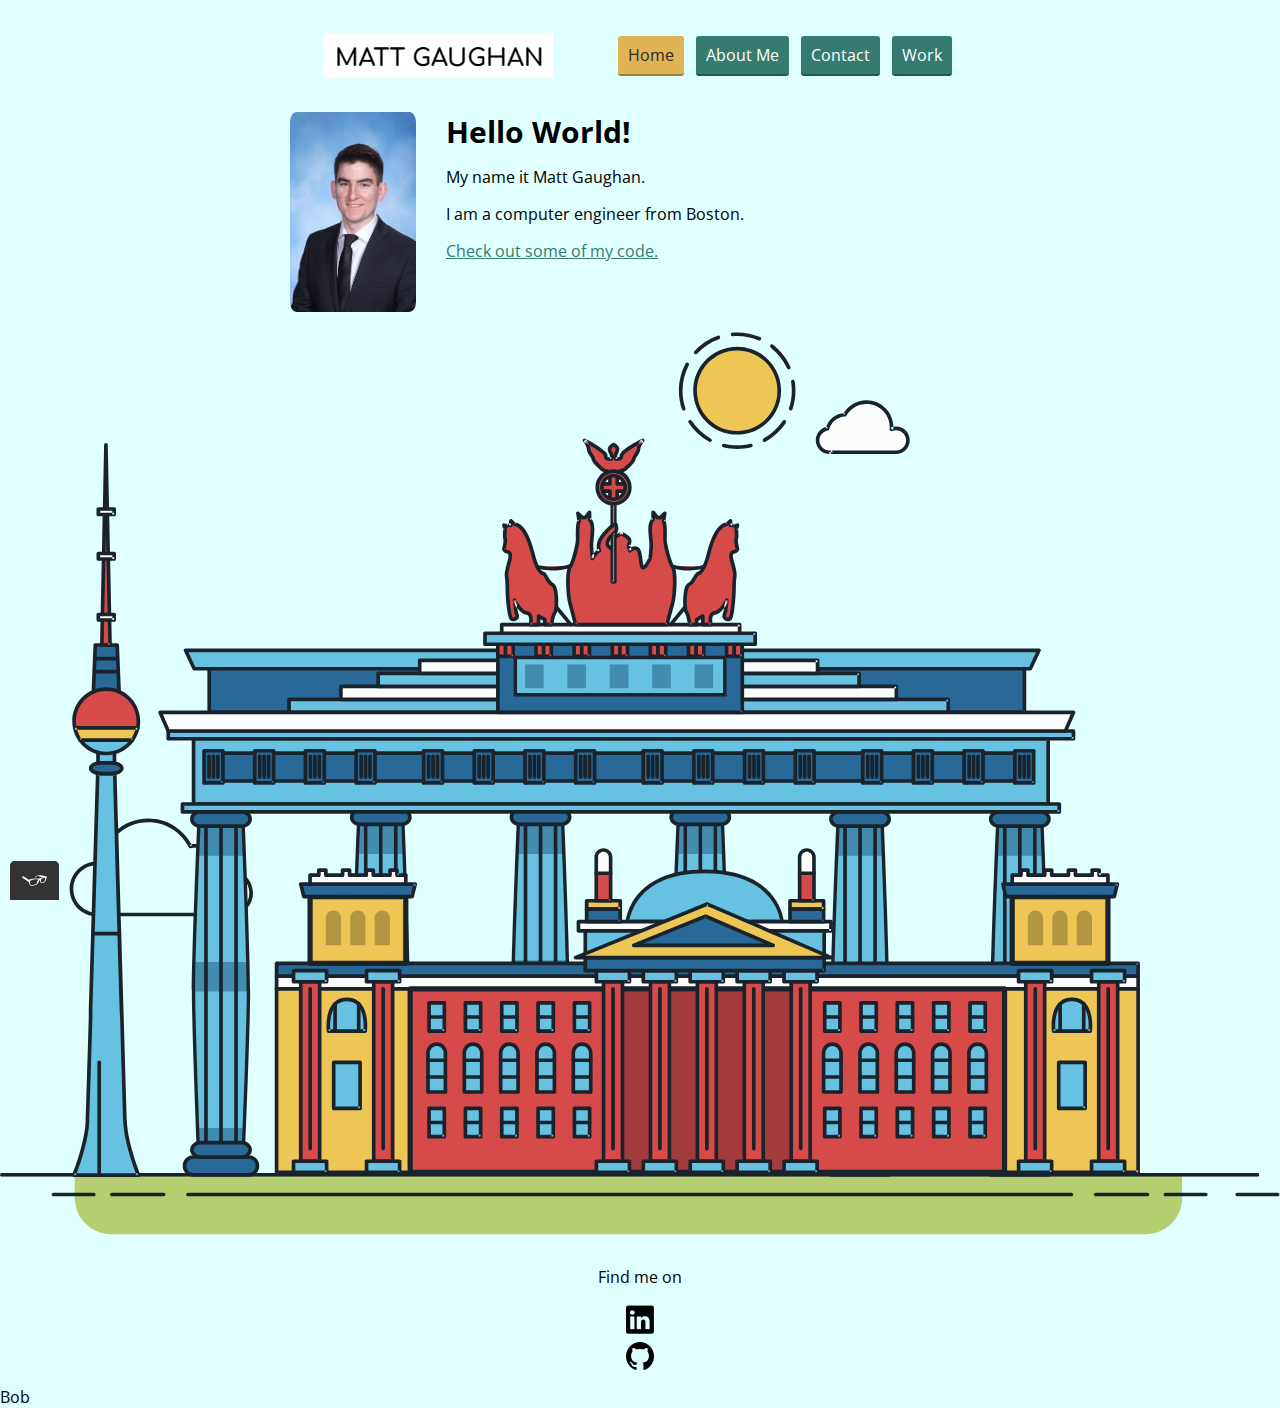
<file: index.html>
<!DOCTYPE html>
<html>

<head>
    <meta charset="utf-8">
    <meta name="viewport" content="width=device-width, initial-scale=1">
    <title>Matt Gaughan - Portfolio</title>
    <link rel="icon" href="img/home.ico" type="image/x-icon">
    <link rel="stylesheet" type="text/css" href="css/normalize.css">
    <link rel="stylesheet" type="text/css" href="css/style.production.css">
    <link rel="preconnect" href="https://fonts.googleapis.com">
    <link rel="preconnect" href="https://fonts.gstatic.com" crossorigin>
    <link href="https://fonts.googleapis.com/css2?family=Open+Sans&display=swap" rel="stylesheet">
</head>

<body>
    <header class="page-header"> <!-- flexbox parent container class-->
        <img src="img/logoMattGaughan.png" class="page-header__item site-logo" alt="personal logo">

        <nav class="page-header__item">
            <ul role="menubar" class="nav-list">
                <li>
                    <button onclick="location.href='index.html'" type="button"
                        class="nav-list__item nav-list__item--active">Home</button>
                </li>
                <li>
                    <button onclick="location.href='about.html'" type="button" class="nav-list__item">About
                        Me</button>
                </li>
                <li>
                    <button onclick="location.href='contact.html'" type="button"
                        class="nav-list__item">Contact</button>
                </li>
                <li>
                    <button onclick="location.href='work.html'" type="button"
                        class="nav-list__item">Work</button>
                </li>
            </ul>
        </nav>
    </header>

    <div class="profile">
        <img src="img/me.jpg" class="img__me" alt="Actually me.jpg" width="130" height="200">
        <h1>Hello World!</h1>
        <p>My name it Matt Gaughan.</p>
        <p>I am a computer engineer from Boston. </p>
        <p><a href="https://github.com/MattGaughan2022">
                Check out some of my code.</a>
        </p>
    </div>

    <svg id="about-picture" xmlns="http://www.w3.org/2000/svg" class="berlin-illustration" height="auto"
        viewBox="0 0 700 505" xmlns:xlink="http://www.w3.org/1999/xlink">
        <defs>
            <polygon id="a" points=".06 231.917 .06 .929 688.717 .929 688.717 231.917"></polygon>
        </defs>
        <g fill="none" fill-rule="evenodd">
            <g transform="translate(0 241)" class="cloud-front">
                <path fill="#1A232C"
                    d="M87.602,29 L87.602,28 C87.326,28.001 87.103,28.024 86.927,28.033 L86.979,29.031 L87.947,28.78 C85.741,20.282 78.041,14.002 68.852,14 C67.858,14 66.904,14.096 65.98,14.231 L66.125,15.22 L67.019,14.772 C62.626,6.015 53.567,0.001 43.102,0 C29.041,0.002 17.524,10.848 16.443,24.632 L17.44,24.71 L17.606,23.724 C16.803,23.589 15.969,23.5 15.102,23.5 C6.817,23.501 0.102,30.215 0.102,38.5 C0.102,46.785 6.817,53.499 15.102,53.5 L87.602,53.5 C94.644,53.499 100.351,47.792 100.352,40.75 C100.351,33.708 94.644,28.001 87.602,28 L87.602,30 C90.573,30 93.254,31.202 95.203,33.149 C97.15,35.097 98.351,37.778 98.352,40.75 C98.351,43.722 97.15,46.403 95.203,48.351 C93.254,50.298 90.573,51.5 87.602,51.5 L15.102,51.5 C11.509,51.5 8.265,50.046 5.909,47.692 C3.555,45.337 2.102,42.093 2.102,38.5 C2.102,34.907 3.555,31.663 5.909,29.308 C8.265,26.954 11.509,25.5 15.102,25.5 C15.831,25.5 16.553,25.575 17.273,25.697 C17.551,25.743 17.832,25.672 18.055,25.499 C18.277,25.325 18.414,25.07 18.436,24.789 C19.436,12.04 30.094,1.998 43.102,2 C52.786,1.999 61.163,7.564 65.231,15.669 C65.425,16.055 65.842,16.272 66.27,16.21 C67.132,16.084 67.988,16 68.852,16 C77.108,15.998 84.027,21.647 86.011,29.283 C86.13,29.741 86.557,30.054 87.031,30.03 C87.27,30.017 87.457,29.999 87.602,30 L87.602,29"
                    transform="translate(38 36)"></path>
            </g>
            <path fill="#B5CE6F"
                d="M646.484,484.382 C646.484,489.501 644.531,494.62 640.627,498.525 C636.722,502.43 631.603,504.382 626.484,504.382 L60.873,504.382 C55.754,504.382 50.636,502.43 46.731,498.525 C42.826,494.62 40.873,489.501 40.873,484.382 L40.873,471.917 L646.484,471.917 L646.484,484.382">
            </path>
            <polyline fill="#67C2E2"
                points="334.824 185.029 101.449 185.029 106.209 195.08 563.438 195.08 568.2 185.029 334.824 185.029">
            </polyline>
            <path fill="#1A232C"
                d="M334.824,185.029 L334.824,184.029 L101.449,184.029 C101.104,184.029 100.788,184.203 100.604,184.494 C100.42,184.785 100.398,185.146 100.545,185.457 L105.306,195.508 C105.471,195.856 105.824,196.079 106.209,196.079 L563.438,196.079 C563.824,196.079 564.177,195.856 564.342,195.508 L569.104,185.457 C569.251,185.146 569.229,184.785 569.045,184.494 C568.861,184.203 568.544,184.029 568.2,184.029 L334.824,184.029 L334.824,186.029 L566.62,186.029 L562.806,194.08 L106.842,194.08 L103.029,186.029 L334.824,186.029 L334.824,185.029">
            </path>
            <polygon fill="#296997" points="114.416 218.974 560.222 218.974 560.222 195.08 114.416 195.08"></polygon>
            <path fill="#1A232C"
                d="M560.222,218.974 L560.222,217.974 L115.416,217.974 L115.416,196.079 L559.222,196.079 L559.222,218.974 L560.222,218.974 L560.222,217.974 L560.222,218.974 L561.222,218.974 L561.222,195.08 C561.222,194.816 561.115,194.559 560.929,194.372 C560.742,194.186 560.485,194.08 560.222,194.08 L114.416,194.08 C114.152,194.08 113.895,194.186 113.708,194.372 C113.522,194.559 113.416,194.816 113.416,195.08 L113.416,218.974 C113.416,219.237 113.522,219.495 113.708,219.681 C113.895,219.867 114.152,219.974 114.416,219.974 L560.222,219.974 C560.485,219.974 560.742,219.867 560.929,219.681 C561.115,219.495 561.222,219.237 561.222,218.974 L560.222,218.974">
            </path>
            <polygon fill="#67C2E2" points="105.85 269.08 573.225 269.08 573.225 233.398 105.85 233.398"></polygon>
            <path fill="#1A232C"
                d="M573.225,233.398 L573.225,232.398 L105.85,232.398 C105.587,232.398 105.329,232.505 105.143,232.691 C104.957,232.877 104.85,233.134 104.85,233.398 L104.85,269.08 C104.85,269.344 104.957,269.601 105.143,269.788 C105.329,269.974 105.587,270.08 105.85,270.08 L573.225,270.08 C573.488,270.08 573.745,269.974 573.932,269.788 C574.118,269.601 574.225,269.344 574.225,269.08 L574.225,233.398 C574.225,233.134 574.118,232.877 573.932,232.691 C573.745,232.505 573.488,232.398 573.225,232.398 L573.225,233.398 L572.225,233.398 L572.225,268.08 L106.85,268.08 L106.85,234.398 L573.225,234.398 L573.225,233.398 L572.225,233.398 L573.225,233.398">
            </path>
            <polygon fill="#296997" points="116.751 256.508 562.557 256.508 562.557 241.243 116.751 241.243"></polygon>
            <path fill="#1A232C"
                d="M562.557,256.508 L562.557,255.508 L117.75,255.508 L117.75,242.243 L561.557,242.243 L561.557,256.508 L562.557,256.508 L562.557,255.508 L562.557,256.508 L563.557,256.508 L563.557,241.243 C563.557,240.979 563.45,240.722 563.264,240.535 C563.078,240.349 562.82,240.243 562.557,240.243 L116.75,240.243 C116.487,240.243 116.23,240.349 116.043,240.535 C115.857,240.722 115.751,240.979 115.751,241.243 L115.751,256.508 C115.751,256.771 115.857,257.029 116.043,257.215 C116.23,257.401 116.487,257.508 116.751,257.508 L562.557,257.508 C562.82,257.508 563.077,257.401 563.264,257.215 C563.45,257.029 563.557,256.771 563.557,256.508 L562.557,256.508">
            </path>
            <polygon fill="#67C2E2" points="158.07 218.974 518.563 218.974 518.563 211.858 158.07 211.858"></polygon>
            <path fill="#1A232C"
                d="M518.563,211.858 L518.563,210.858 L158.07,210.858 C157.807,210.858 157.549,210.964 157.363,211.151 C157.177,211.337 157.07,211.594 157.07,211.858 L157.07,218.974 C157.07,219.237 157.177,219.495 157.363,219.681 C157.549,219.867 157.807,219.974 158.07,219.974 L518.563,219.974 C518.826,219.974 519.083,219.867 519.27,219.681 C519.456,219.495 519.562,219.237 519.562,218.974 L519.562,211.858 C519.562,211.594 519.456,211.337 519.27,211.151 C519.083,210.964 518.826,210.858 518.563,210.858 L518.563,211.858 L517.563,211.858 L517.563,217.974 L159.07,217.974 L159.07,212.858 L518.563,212.858 L518.563,211.858 L517.563,211.858 L518.563,211.858">
            </path>
            <polygon fill="#FBFDFC" points="186.438 211.858 490.194 211.858 490.194 204.741 186.438 204.741"></polygon>
            <path fill="#1A232C"
                d="M490.194,204.741 L490.194,203.741 L186.438,203.741 C186.175,203.741 185.917,203.848 185.731,204.034 C185.545,204.221 185.438,204.478 185.438,204.741 L185.438,211.858 C185.438,212.121 185.545,212.379 185.731,212.565 C185.917,212.751 186.175,212.858 186.438,212.858 L490.194,212.858 C490.458,212.858 490.715,212.751 490.902,212.565 C491.088,212.379 491.194,212.121 491.194,211.858 L491.194,204.741 C491.194,204.478 491.088,204.221 490.902,204.034 C490.715,203.848 490.458,203.741 490.194,203.741 L490.194,204.741 L489.194,204.741 L489.194,210.858 L187.438,210.858 L187.438,205.741 L490.194,205.741 L490.194,204.741 L489.194,204.741 L490.194,204.741">
            </path>
            <polygon fill="#67C2E2" points="206.805 204.741 469.828 204.741 469.828 197.624 206.805 197.624"></polygon>
            <path fill="#1A232C"
                d="M469.828,197.624 L469.828,196.624 L206.805,196.624 C206.541,196.624 206.284,196.731 206.098,196.917 C205.911,197.103 205.805,197.361 205.805,197.624 L205.805,204.741 C205.805,205.005 205.911,205.262 206.098,205.449 C206.284,205.635 206.541,205.741 206.805,205.741 L469.828,205.741 C470.091,205.741 470.349,205.635 470.535,205.449 C470.722,205.262 470.828,205.005 470.828,204.741 L470.828,197.624 C470.828,197.361 470.722,197.103 470.535,196.917 C470.349,196.731 470.091,196.624 469.828,196.624 L469.828,197.624 L468.828,197.624 L468.828,203.741 L207.805,203.741 L207.805,198.624 L469.828,198.624 L469.828,197.624 L468.828,197.624 L469.828,197.624">
            </path>
            <polygon fill="#FBFDFC" points="229.521 197.624 447.111 197.624 447.111 190.509 229.521 190.509"></polygon>
            <path fill="#1A232C"
                d="M447.111,190.509 L447.111,189.509 L229.521,189.509 C229.258,189.509 229,189.616 228.814,189.802 C228.628,189.988 228.521,190.246 228.521,190.509 L228.521,197.624 C228.521,197.888 228.628,198.145 228.814,198.332 C229,198.518 229.258,198.624 229.521,198.624 L447.111,198.624 C447.375,198.624 447.632,198.518 447.818,198.332 C448.005,198.145 448.111,197.888 448.111,197.624 L448.111,190.509 C448.111,190.246 448.005,189.988 447.818,189.802 C447.632,189.616 447.375,189.509 447.111,189.509 L447.111,190.509 L446.111,190.509 L446.111,196.624 L230.521,196.624 L230.521,191.509 L447.111,191.509 L447.111,190.509 L446.111,190.509 L447.111,190.509">
            </path>
            <path fill="#67C2E2"
                d="M135.607,355.447 C135.163,337.766 134.264,313.326 133.648,297.387 C133.274,287.721 133.004,281.18 133.004,281.18 L108.722,281.18 C108.722,281.18 108.452,287.721 108.079,297.387 C107.462,313.326 106.563,337.766 106.119,355.447 C105.953,362.059 105.85,367.732 105.85,371.653 L105.85,371.654 C105.85,386.117 107.243,424.332 108.089,446.189 C108.457,455.706 108.722,462.126 108.722,462.126 L133.004,462.126 C133.004,462.126 133.269,455.706 133.637,446.189 C134.482,424.332 135.876,386.117 135.876,371.654 L135.876,371.653 C135.876,367.732 135.773,362.059 135.607,355.447">
            </path>
            <path fill="#428DAE"
                d="M133.648 297.387L108.079 297.387C108.452 287.721 108.722 281.18 108.722 281.18L133.004 281.18C133.004 281.18 133.274 287.721 133.648 297.387M135.876 371.654L105.85 371.654 105.85 371.653C105.85 367.732 105.953 362.059 106.119 355.447L135.607 355.447C135.773 362.059 135.876 367.732 135.876 371.653L135.876 371.654M133.004 462.126L108.722 462.126C108.722 462.126 108.457 455.706 108.089 446.189L133.637 446.189C133.269 455.706 133.004 462.126 133.004 462.126">
            </path>
            <path fill="#1A232C"
                d="M109.612,461.199 L132.114,461.199 C132.447,453.007 134.949,390.886 134.949,371.653 C134.949,352.42 132.447,290.299 132.114,282.108 L109.612,282.108 C109.279,290.299 106.778,352.42 106.778,371.653 C106.778,390.886 109.279,453.007 109.612,461.199 Z M133.895,463.054 L107.832,463.054 L107.794,462.164 C107.766,461.466 104.922,392.193 104.922,371.653 C104.922,351.114 107.766,281.839 107.794,281.142 L107.832,280.252 L133.895,280.252 L133.931,281.142 C133.96,281.839 136.804,351.114 136.804,371.653 C136.804,392.193 133.96,461.466 133.931,462.164 L133.895,463.054 L133.895,463.054 Z">
            </path>
            <path fill="#1A232C"
                d="M111.638 281.18L111.638 462.126C111.638 462.679 112.086 463.126 112.638 463.126 113.19 463.126 113.638 462.679 113.638 462.126L113.638 281.18C113.638 280.628 113.19 280.18 112.638 280.18 112.086 280.18 111.638 280.628 111.638 281.18M119.863 281.18L119.863 462.126C119.863 462.679 120.311 463.126 120.863 463.126 121.416 463.126 121.863 462.679 121.863 462.126L121.863 281.18C121.863 280.628 121.416 280.18 120.863 280.18 120.311 280.18 119.863 280.628 119.863 281.18M128.088 281.18L128.088 462.126C128.088 462.679 128.536 463.126 129.088 463.126 129.64 463.126 130.088 462.679 130.088 462.126L130.088 281.18C130.088 280.628 129.64 280.18 129.088 280.18 128.536 280.18 128.088 280.628 128.088 281.18">
            </path>
            <path fill="#296997"
                d="M136.79,277.265 C136.79,279.418 134.675,281.18 132.09,281.18 L109.636,281.18 C107.051,281.18 104.936,279.418 104.936,277.265 C104.936,275.111 107.051,273.349 109.636,273.349 L132.09,273.349 C134.675,273.349 136.79,275.111 136.79,277.265">
            </path>
            <path fill="#1A232C"
                d="M136.79,277.265 L135.79,277.265 C135.789,278.005 135.433,278.704 134.769,279.262 C134.109,279.814 133.155,280.181 132.09,280.18 L109.636,280.18 C108.571,280.181 107.617,279.814 106.956,279.262 C106.293,278.704 105.936,278.005 105.936,277.265 C105.936,276.524 106.293,275.825 106.957,275.267 C107.617,274.715 108.571,274.348 109.636,274.349 L132.09,274.349 C133.155,274.348 134.109,274.716 134.769,275.267 C135.433,275.825 135.789,276.524 135.79,277.265 L137.79,277.265 C137.791,275.851 137.09,274.593 136.049,273.731 C135.006,272.863 133.61,272.35 132.09,272.349 L109.636,272.349 C108.116,272.35 106.72,272.863 105.676,273.731 C104.636,274.593 103.935,275.851 103.936,277.265 C103.935,278.678 104.636,279.937 105.677,280.798 C106.72,281.666 108.116,282.179 109.636,282.18 L132.09,282.18 C133.61,282.179 135.006,281.666 136.049,280.798 C137.09,279.937 137.791,278.678 137.79,277.265 L136.79,277.265">
            </path>
            <path fill="#296997"
                d="M140.775,467.217 C140.775,469.803 138.661,471.917 136.076,471.917 L105.65,471.917 C103.065,471.917 100.951,469.803 100.951,467.217 L100.951,466.825 C100.951,464.241 103.065,462.126 105.65,462.126 L136.076,462.126 C138.661,462.126 140.775,464.241 140.775,466.825 L140.775,467.217">
            </path>
            <path fill="#1A232C"
                d="M140.775,467.217 L139.775,467.217 C139.775,468.235 139.361,469.155 138.688,469.83 C138.013,470.503 137.093,470.917 136.076,470.917 L105.65,470.917 C104.633,470.917 103.713,470.504 103.038,469.83 C102.365,469.155 101.951,468.235 101.951,467.217 L101.951,466.825 C101.951,465.808 102.365,464.889 103.038,464.214 C103.713,463.54 104.633,463.127 105.65,463.126 L136.076,463.126 C137.093,463.127 138.013,463.54 138.688,464.214 C139.362,464.889 139.775,465.808 139.775,466.825 L139.775,467.217 L141.775,467.217 L141.775,466.825 C141.772,463.684 139.217,461.13 136.076,461.126 L105.65,461.126 C102.509,461.13 99.955,463.684 99.951,466.825 L99.951,467.217 C99.954,470.36 102.509,472.914 105.65,472.917 L136.076,472.917 C139.217,472.914 141.772,470.36 141.775,467.217 L140.775,467.217">
            </path>
            <path fill="#296997"
                d="M136.79,458.208 C136.79,460.363 134.675,462.126 132.09,462.126 L109.636,462.126 C107.051,462.126 104.936,460.363 104.936,458.208 C104.936,456.057 107.051,454.292 109.636,454.292 L132.09,454.292 C134.675,454.292 136.79,456.057 136.79,458.208">
            </path>
            <path fill="#1A232C"
                d="M136.79,458.208 L135.79,458.208 C135.789,458.949 135.432,459.649 134.769,460.207 C134.108,460.76 133.154,461.128 132.09,461.126 L109.636,461.126 C108.572,461.128 107.617,460.76 106.957,460.207 C106.293,459.649 105.936,458.949 105.936,458.208 C105.936,457.47 106.293,456.77 106.957,456.212 C107.617,455.659 108.572,455.291 109.636,455.292 L132.09,455.292 C133.154,455.291 134.108,455.659 134.769,456.212 C135.433,456.77 135.789,457.47 135.79,458.208 L137.79,458.208 C137.791,456.796 137.09,455.538 136.05,454.675 C135.006,453.808 133.61,453.294 132.09,453.292 L109.636,453.292 C108.115,453.294 106.719,453.808 105.676,454.675 C104.636,455.538 103.935,456.796 103.936,458.208 C103.935,459.622 104.636,460.881 105.676,461.743 C106.72,462.611 108.116,463.125 109.636,463.126 L132.09,463.126 C133.61,463.125 135.006,462.611 136.05,461.743 C137.09,460.881 137.791,459.622 137.79,458.208 L136.79,458.208">
            </path>
            <path fill="#67C2E2"
                d="M572.471,355.447 C572.025,337.766 571.126,313.326 570.51,297.387 C570.137,287.721 569.867,281.18 569.867,281.18 L545.585,281.18 C545.585,281.18 545.315,287.721 544.942,297.387 C544.326,313.326 543.427,337.766 542.981,355.447 C542.815,362.059 542.713,367.732 542.713,371.653 L542.713,371.654 C542.713,386.117 544.107,424.332 544.952,446.189 C545.32,455.706 545.585,462.126 545.585,462.126 L569.867,462.126 C569.867,462.126 570.132,455.706 570.499,446.189 C571.346,424.332 572.739,386.117 572.739,371.654 L572.739,371.653 C572.739,367.732 572.637,362.059 572.471,355.447">
            </path>
            <path fill="#428DAE"
                d="M569.582 297.387L566.951 297.387 566.951 282.108 568.977 282.108C569.063 284.206 569.29 289.841 569.582 297.387M564.951 297.387L545.871 297.387C546.162 289.841 546.39 284.206 546.476 282.108L564.951 282.108 564.951 297.387M571.8 369.187L566.951 369.187 566.951 356.265 571.562 356.265C571.685 361.272 571.771 365.701 571.8 369.187M564.951 369.187L543.653 369.187C543.684 365.512 543.777 360.79 543.912 355.447L553.551 355.447 553.551 356.265 564.951 356.265 564.951 369.187">
            </path>
            <path fill="#1A232C"
                d="M546.476,461.199 L568.977,461.199 C569.31,453.007 571.812,390.886 571.812,371.653 C571.812,352.42 569.31,290.299 568.977,282.108 L546.476,282.108 C546.142,290.299 543.642,352.42 543.642,371.653 C543.642,390.886 546.142,453.007 546.476,461.199 M570.758,463.054 L544.694,463.054 L544.658,462.164 C544.629,461.466 541.785,392.193 541.785,371.653 C541.785,351.114 544.629,281.839 544.658,281.142 L544.694,280.252 L570.758,280.252 L570.795,281.142 C570.823,281.839 573.667,351.114 573.667,371.653 C573.667,392.193 570.823,461.466 570.795,462.164 L570.758,463.054">
            </path>
            <path fill="#1A232C"
                d="M548.501 281.18L548.501 462.126C548.501 462.679 548.949 463.126 549.501 463.126 550.053 463.126 550.501 462.679 550.501 462.126L550.501 281.18C550.501 280.628 550.053 280.18 549.501 280.18 548.949 280.18 548.501 280.628 548.501 281.18M556.727 281.18L556.727 462.126C556.727 462.679 557.174 463.126 557.727 463.126 558.279 463.126 558.727 462.679 558.727 462.126L558.727 281.18C558.727 280.628 558.279 280.18 557.727 280.18 557.174 280.18 556.727 280.628 556.727 281.18M564.951 281.18L564.951 462.126C564.951 462.679 565.399 463.126 565.951 463.126 566.503 463.126 566.951 462.679 566.951 462.126L566.951 281.18C566.951 280.628 566.503 280.18 565.951 280.18 565.399 280.18 564.951 280.628 564.951 281.18">
            </path>
            <path fill="#296997"
                d="M573.653,277.265 C573.653,279.418 571.537,281.18 568.953,281.18 L546.499,281.18 C543.915,281.18 541.799,279.418 541.799,277.265 C541.799,275.111 543.915,273.349 546.499,273.349 L568.953,273.349 C571.537,273.349 573.653,275.111 573.653,277.265">
            </path>
            <path fill="#1A232C"
                d="M573.653,277.265 L572.653,277.265 C572.653,278.005 572.296,278.704 571.632,279.262 C570.972,279.814 570.017,280.181 568.953,280.18 L546.499,280.18 C545.435,280.181 544.48,279.814 543.82,279.262 C543.156,278.704 542.8,278.005 542.799,277.265 C542.8,276.525 543.156,275.825 543.82,275.267 C544.481,274.715 545.435,274.348 546.499,274.349 L568.953,274.349 C570.017,274.348 570.972,274.715 571.632,275.267 C572.296,275.825 572.653,276.525 572.653,277.265 L574.653,277.265 C574.654,275.851 573.953,274.593 572.912,273.731 C571.869,272.863 570.473,272.35 568.953,272.349 L546.499,272.349 C544.979,272.35 543.583,272.863 542.54,273.731 C541.499,274.593 540.798,275.851 540.799,277.265 C540.798,278.679 541.499,279.937 542.54,280.798 C543.583,281.666 544.979,282.179 546.499,282.18 L568.953,282.18 C570.473,282.179 571.869,281.666 572.912,280.798 C573.953,279.937 574.654,278.679 574.653,277.265 L573.653,277.265">
            </path>
            <path fill="#296997"
                d="M577.639,467.217 C577.639,469.803 575.524,471.917 572.938,471.917 L542.514,471.917 C539.929,471.917 537.813,469.803 537.813,467.217 L537.813,466.825 C537.813,464.241 539.929,462.126 542.514,462.126 L572.938,462.126 C575.524,462.126 577.639,464.241 577.639,466.825 L577.639,467.217">
            </path>
            <path fill="#1A232C"
                d="M577.639,467.217 L576.639,467.217 C576.638,468.235 576.225,469.155 575.551,469.83 C574.876,470.503 573.956,470.917 572.938,470.917 L542.514,470.917 C541.497,470.917 540.576,470.503 539.901,469.83 C539.227,469.155 538.814,468.234 538.813,467.217 L538.813,466.825 C538.814,465.808 539.227,464.889 539.901,464.214 C540.576,463.54 541.497,463.127 542.514,463.126 L572.938,463.126 C573.956,463.127 574.876,463.54 575.551,464.214 C576.225,464.888 576.638,465.808 576.639,466.825 L576.639,467.217 L578.639,467.217 L578.639,466.825 C578.635,463.684 576.081,461.13 572.938,461.126 L542.514,461.126 C539.372,461.13 536.817,463.684 536.813,466.825 L536.813,467.217 C536.817,470.36 539.372,472.914 542.514,472.917 L572.938,472.917 C576.081,472.914 578.635,470.359 578.639,467.217 L577.639,467.217">
            </path>
            <path fill="#296997"
                d="M573.653,458.208 C573.653,460.363 571.537,462.126 568.953,462.126 L546.499,462.126 C543.915,462.126 541.799,460.363 541.799,458.208 C541.799,456.057 543.915,454.292 546.499,454.292 L568.953,454.292 C571.537,454.292 573.653,456.057 573.653,458.208">
            </path>
            <path fill="#1A232C"
                d="M573.653,458.208 L572.653,458.208 C572.653,458.949 572.296,459.649 571.632,460.207 C570.971,460.76 570.017,461.128 568.953,461.126 L546.499,461.126 C545.435,461.128 544.481,460.76 543.82,460.207 C543.157,459.649 542.799,458.949 542.799,458.208 C542.799,457.47 543.156,456.77 543.82,456.212 C544.481,455.659 545.435,455.291 546.499,455.292 L568.953,455.292 C570.017,455.291 570.971,455.659 571.632,456.212 C572.296,456.77 572.653,457.47 572.653,458.208 L574.653,458.208 C574.654,456.796 573.953,455.538 572.912,454.675 C571.869,453.808 570.473,453.294 568.953,453.292 L546.499,453.292 C544.979,453.294 543.583,453.808 542.54,454.675 C541.499,455.538 540.798,456.796 540.799,458.208 C540.798,459.622 541.499,460.881 542.54,461.743 C543.583,462.611 544.979,463.125 546.499,463.126 L568.953,463.126 C570.473,463.125 571.869,462.611 572.912,461.743 C573.953,460.881 574.654,459.622 574.653,458.208 L573.653,458.208">
            </path>
            <path fill="#67C2E2"
                d="M485.098,355.447 C484.654,337.766 483.753,313.326 483.137,297.387 C482.764,287.721 482.494,281.18 482.494,281.18 L458.213,281.18 C458.213,281.18 457.942,287.721 457.569,297.387 C456.953,313.326 456.055,337.766 455.608,355.447 C455.443,362.059 455.34,367.732 455.34,371.653 L455.34,371.654 C455.34,386.117 456.733,424.332 457.58,446.189 C457.948,455.706 458.213,462.126 458.213,462.126 L482.494,462.126 C482.494,462.126 482.759,455.706 483.126,446.189 C483.973,424.332 485.366,386.117 485.366,371.654 L485.366,371.653 C485.366,367.732 485.265,362.059 485.098,355.447">
            </path>
            <path fill="#428DAE"
                d="M483.137 297.387L457.569 297.387C457.942 287.721 458.213 281.18 458.213 281.18L482.494 281.18C482.494 281.18 482.764 287.721 483.137 297.387M485.355 369.187L455.351 369.187C455.382 365.502 455.475 360.78 455.608 355.447L485.098 355.447C485.232 360.78 485.325 365.502 485.355 369.187">
            </path>
            <path fill="#1A232C"
                d="M459.103,461.199 L481.605,461.199 C481.938,453.007 484.439,390.886 484.439,371.653 C484.439,352.42 481.938,290.299 481.605,282.108 L459.103,282.108 C458.769,290.299 456.268,352.42 456.268,371.653 C456.268,390.886 458.769,453.007 459.103,461.199 Z M483.386,463.054 L457.321,463.054 L457.285,462.164 C457.256,461.466 454.412,392.193 454.412,371.653 C454.412,351.114 457.256,281.839 457.285,281.142 L457.321,280.252 L483.386,280.252 L483.422,281.142 C483.45,281.839 486.294,351.114 486.294,371.653 C486.294,392.193 483.45,461.466 483.422,462.164 L483.386,463.054 L483.386,463.054 Z">
            </path>
            <path fill="#1A232C"
                d="M461.128 281.18L461.128 462.126C461.128 462.679 461.576 463.126 462.128 463.126 462.68 463.126 463.128 462.679 463.128 462.126L463.128 281.18C463.128 280.628 462.68 280.18 462.128 280.18 461.576 280.18 461.128 280.628 461.128 281.18M469.354 281.18L469.354 462.126C469.354 462.679 469.801 463.126 470.354 463.126 470.906 463.126 471.354 462.679 471.354 462.126L471.354 281.18C471.354 280.628 470.906 280.18 470.354 280.18 469.801 280.18 469.354 280.628 469.354 281.18M477.578 281.18L477.578 462.126C477.578 462.679 478.026 463.126 478.578 463.126 479.13 463.126 479.578 462.679 479.578 462.126L479.578 281.18C479.578 280.628 479.13 280.18 478.578 280.18 478.026 280.18 477.578 280.628 477.578 281.18">
            </path>
            <path fill="#296997"
                d="M486.281,277.265 C486.281,279.418 484.164,281.18 481.58,281.18 L459.126,281.18 C456.542,281.18 454.426,279.418 454.426,277.265 C454.426,275.111 456.542,273.349 459.126,273.349 L481.58,273.349 C484.164,273.349 486.281,275.111 486.281,277.265">
            </path>
            <path fill="#1A232C"
                d="M486.281,277.265 L485.281,277.265 C485.281,278.005 484.924,278.704 484.26,279.262 C483.599,279.814 482.644,280.181 481.58,280.18 L459.126,280.18 C458.062,280.181 457.107,279.814 456.447,279.262 C455.783,278.704 455.427,278.005 455.426,277.265 C455.427,276.525 455.783,275.825 456.447,275.267 C457.108,274.715 458.062,274.348 459.126,274.349 L481.58,274.349 C482.644,274.348 483.599,274.716 484.26,275.268 C484.924,275.825 485.281,276.525 485.281,277.265 L487.281,277.265 C487.282,275.851 486.58,274.593 485.54,273.731 C484.496,272.863 483.1,272.35 481.58,272.349 L459.126,272.349 C457.606,272.35 456.21,272.863 455.167,273.731 C454.126,274.593 453.425,275.851 453.426,277.265 C453.425,278.679 454.126,279.937 455.167,280.798 C456.21,281.666 457.606,282.179 459.126,282.18 L481.58,282.18 C483.1,282.179 484.496,281.666 485.54,280.799 C486.58,279.937 487.282,278.679 487.281,277.265 L486.281,277.265">
            </path>
            <path fill="#296997"
                d="M490.266,467.217 C490.266,469.803 488.151,471.917 485.565,471.917 L455.141,471.917 C452.556,471.917 450.44,469.803 450.44,467.217 L450.44,466.825 C450.44,464.241 452.556,462.126 455.141,462.126 L485.565,462.126 C488.151,462.126 490.266,464.241 490.266,466.825 L490.266,467.217">
            </path>
            <path fill="#1A232C"
                d="M490.266,467.217 L489.266,467.217 C489.265,468.235 488.852,469.155 488.178,469.83 C487.503,470.503 486.583,470.917 485.565,470.917 L455.141,470.917 C454.124,470.917 453.203,470.503 452.528,469.83 C451.854,469.155 451.441,468.234 451.44,467.217 L451.44,466.825 C451.441,465.808 451.854,464.889 452.528,464.214 C453.203,463.54 454.124,463.127 455.141,463.126 L485.565,463.126 C486.583,463.127 487.503,463.54 488.178,464.214 C488.852,464.888 489.265,465.808 489.266,466.825 L489.266,467.217 L491.266,467.217 L491.266,466.825 C491.262,463.684 488.708,461.13 485.565,461.126 L455.141,461.126 C451.999,461.13 449.444,463.684 449.44,466.825 L449.44,467.217 C449.444,470.36 451.999,472.914 455.141,472.917 L485.565,472.917 C488.708,472.914 491.262,470.359 491.266,467.217 L490.266,467.217">
            </path>
            <path fill="#296997"
                d="M486.281,458.208 C486.281,460.363 484.164,462.126 481.58,462.126 L459.126,462.126 C456.542,462.126 454.426,460.363 454.426,458.208 C454.426,456.057 456.542,454.292 459.126,454.292 L481.58,454.292 C484.164,454.292 486.281,456.057 486.281,458.208">
            </path>
            <path fill="#1A232C"
                d="M486.281,458.208 L485.281,458.208 C485.281,458.949 484.923,459.649 484.26,460.207 C483.599,460.76 482.644,461.128 481.58,461.126 L459.126,461.126 C458.062,461.128 457.108,460.76 456.447,460.207 C455.784,459.649 455.427,458.949 455.426,458.208 C455.426,457.47 455.783,456.77 456.447,456.212 C457.108,455.659 458.062,455.291 459.126,455.292 L481.58,455.292 C482.644,455.291 483.598,455.659 484.26,456.212 C484.924,456.77 485.281,457.47 485.281,458.208 L487.281,458.208 C487.282,456.795 486.58,455.538 485.54,454.675 C484.496,453.808 483.1,453.294 481.58,453.292 L459.126,453.292 C457.606,453.294 456.21,453.808 455.167,454.675 C454.126,455.538 453.425,456.796 453.426,458.208 C453.425,459.622 454.126,460.881 455.167,461.743 C456.21,462.611 457.606,463.125 459.126,463.126 L481.58,463.126 C483.1,463.125 484.496,462.611 485.54,461.743 C486.581,460.881 487.282,459.622 487.281,458.208 L486.281,458.208">
            </path>
            <path fill="#67C2E2"
                d="M397.726,354.466 C397.28,336.787 396.381,312.346 395.765,296.407 C395.392,286.742 395.122,280.2 395.122,280.2 L370.84,280.2 C370.84,280.2 370.57,286.742 370.197,296.407 C369.581,312.346 368.682,336.787 368.236,354.466 C368.07,361.078 367.968,366.751 367.968,370.672 L367.968,370.673 C367.968,385.136 369.361,423.352 370.207,445.208 C370.575,454.726 370.84,461.146 370.84,461.146 L395.122,461.146 C395.122,461.146 395.386,454.726 395.754,445.208 C396.601,423.352 397.994,385.136 397.994,370.673 L397.994,370.672 C397.994,366.751 397.892,361.078 397.726,354.466">
            </path>
            <path fill="#428DAE"
                d="M394.837 296.407L392.206 296.407 392.206 281.127 394.233 281.127C394.318 283.225 394.545 288.861 394.837 296.407L394.837 296.407zM383.981 296.407L390.206 296.407 390.206 281.127 383.981 281.127 383.981 296.407zM375.756 296.407L381.98 296.407 381.98 281.127 375.756 281.127 375.756 296.407zM373.756 296.407L371.126 296.407C371.417 288.861 371.645 283.225 371.73 281.127L373.756 281.127 373.756 296.407 373.756 296.407zM397.062 369.187L392.206 369.187 392.206 354.466 396.796 354.466C396.943 360.298 397.041 365.389 397.062 369.187L397.062 369.187zM383.981 369.187L390.206 369.187 390.206 354.466 383.981 354.466 383.981 369.187zM375.756 369.187L381.98 369.187 381.98 354.466 375.756 354.466 375.756 369.187zM373.756 369.187L368.9 369.187C368.921 365.389 369.019 360.298 369.166 354.466L373.756 354.466 373.756 369.187 373.756 369.187z">
            </path>
            <path fill="#1A232C"
                d="M371.73,460.218 L394.233,460.218 C394.565,452.027 397.066,389.906 397.066,370.672 C397.066,351.44 394.565,289.319 394.233,281.127 L371.73,281.127 C371.397,289.319 368.895,351.44 368.895,370.672 C368.895,389.906 371.397,452.027 371.73,460.218 M396.013,462.074 L369.949,462.074 L369.912,461.184 C369.884,460.486 367.04,391.212 367.04,370.672 C367.04,350.133 369.884,280.859 369.912,280.162 L369.949,279.272 L396.013,279.272 L396.05,280.162 C396.078,280.859 398.922,350.133 398.922,370.672 C398.922,391.212 396.078,460.486 396.05,461.184 L396.013,462.074">
            </path>
            <path fill="#1A232C"
                d="M373.756 280.2L373.756 461.146C373.756 461.698 374.203 462.146 374.756 462.146 375.308 462.146 375.756 461.698 375.756 461.146L375.756 280.2C375.756 279.647 375.308 279.2 374.756 279.2 374.203 279.2 373.756 279.647 373.756 280.2M381.98 280.2L381.98 461.146C381.98 461.698 382.428 462.146 382.98 462.146 383.533 462.146 383.981 461.698 383.981 461.146L383.981 280.2C383.981 279.647 383.533 279.2 382.98 279.2 382.428 279.2 381.98 279.647 381.98 280.2M390.206 280.2L390.206 461.146C390.206 461.698 390.654 462.146 391.206 462.146 391.758 462.146 392.206 461.698 392.206 461.146L392.206 280.2C392.206 279.647 391.758 279.2 391.206 279.2 390.654 279.2 390.206 279.647 390.206 280.2">
            </path>
            <path fill="#296997"
                d="M398.908,276.285 C398.908,278.439 396.792,280.2 394.208,280.2 L371.754,280.2 C369.17,280.2 367.053,278.439 367.053,276.285 C367.053,274.13 369.17,272.369 371.754,272.369 L394.208,272.369 C396.792,272.369 398.908,274.13 398.908,276.285">
            </path>
            <path fill="#1A232C"
                d="M398.908,276.285 L397.908,276.285 C397.907,277.025 397.551,277.724 396.887,278.281 C396.227,278.833 395.272,279.201 394.208,279.2 L371.754,279.2 C370.69,279.201 369.735,278.833 369.074,278.281 C368.41,277.724 368.053,277.025 368.053,276.285 C368.053,275.544 368.41,274.845 369.074,274.287 C369.735,273.735 370.69,273.367 371.754,273.369 L394.208,273.369 C395.272,273.367 396.227,273.735 396.887,274.287 C397.551,274.844 397.907,275.544 397.908,276.285 L399.908,276.285 C399.909,274.871 399.208,273.612 398.167,272.75 C397.124,271.883 395.728,271.37 394.208,271.369 L371.754,271.369 C370.234,271.37 368.838,271.883 367.794,272.75 C366.754,273.612 366.052,274.871 366.053,276.285 C366.052,277.699 366.754,278.957 367.795,279.818 C368.838,280.686 370.234,281.198 371.754,281.2 L394.208,281.2 C395.728,281.198 397.123,280.686 398.167,279.818 C399.208,278.957 399.909,277.698 399.908,276.285 L398.908,276.285">
            </path>
            <path fill="#296997"
                d="M402.894,466.237 C402.894,468.823 400.779,470.937 398.193,470.937 L367.768,470.937 C365.183,470.937 363.068,468.823 363.068,466.237 L363.068,465.844 C363.068,463.26 365.183,461.146 367.768,461.146 L398.193,461.146 C400.779,461.146 402.894,463.26 402.894,465.844 L402.894,466.237">
            </path>
            <path fill="#1A232C"
                d="M402.894,466.237 L401.894,466.237 C401.893,467.254 401.48,468.174 400.806,468.849 C400.131,469.523 399.211,469.937 398.193,469.937 L367.768,469.937 C366.751,469.937 365.831,469.523 365.156,468.849 C364.482,468.174 364.069,467.254 364.068,466.237 L364.068,465.844 C364.069,464.828 364.482,463.908 365.156,463.233 C365.831,462.56 366.751,462.146 367.768,462.146 L398.193,462.146 C399.211,462.146 400.131,462.56 400.806,463.233 C401.48,463.908 401.893,464.828 401.894,465.844 L401.894,466.237 L403.894,466.237 L403.894,465.844 C403.89,462.703 401.336,460.15 398.193,460.146 L367.768,460.146 C364.626,460.15 362.072,462.703 362.068,465.844 L362.068,466.237 C362.072,469.379 364.626,471.933 367.768,471.937 L398.193,471.937 C401.336,471.933 403.89,469.379 403.894,466.237 L402.894,466.237">
            </path>
            <path fill="#296997"
                d="M398.908,457.228 C398.908,459.382 396.792,461.146 394.208,461.146 L371.754,461.146 C369.17,461.146 367.053,459.382 367.053,457.228 C367.053,455.077 369.17,453.312 371.754,453.312 L394.208,453.312 C396.792,453.312 398.908,455.077 398.908,457.228">
            </path>
            <path fill="#1A232C"
                d="M398.908,457.228 L397.908,457.228 C397.908,457.968 397.55,458.669 396.887,459.226 C396.226,459.779 395.272,460.147 394.208,460.146 L371.754,460.146 C370.69,460.147 369.736,459.779 369.074,459.226 C368.411,458.668 368.053,457.968 368.053,457.228 C368.053,456.489 368.41,455.789 369.074,455.231 C369.736,454.679 370.69,454.311 371.754,454.312 L394.208,454.312 C395.272,454.311 396.226,454.679 396.887,455.231 C397.551,455.789 397.908,456.489 397.908,457.228 L399.908,457.228 C399.909,455.815 399.208,454.557 398.167,453.695 C397.124,452.827 395.728,452.313 394.208,452.312 L371.754,452.312 C370.234,452.313 368.838,452.827 367.794,453.695 C366.754,454.557 366.052,455.815 366.053,457.228 C366.052,458.642 366.753,459.901 367.794,460.763 C368.838,461.631 370.234,462.145 371.754,462.146 L394.208,462.146 C395.728,462.145 397.124,461.631 398.167,460.763 C399.208,459.9 399.909,458.642 399.908,457.228 L398.908,457.228">
            </path>
            <path fill="#67C2E2"
                d="M310.353,354.466 C309.908,336.787 309.009,312.346 308.393,296.407 C308.019,286.742 307.75,280.2 307.75,280.2 L283.467,280.2 C283.467,280.2 283.198,286.742 282.824,296.407 C282.208,312.346 281.309,336.787 280.864,354.466 C280.698,361.078 280.596,366.751 280.596,370.672 L280.596,370.673 C280.596,385.136 281.989,423.352 282.834,445.208 C283.202,454.726 283.467,461.146 283.467,461.146 L307.75,461.146 C307.75,461.146 308.014,454.726 308.382,445.208 C309.228,423.352 310.622,385.136 310.622,370.673 L310.622,370.672 C310.622,366.751 310.518,361.078 310.353,354.466">
            </path>
            <path fill="#428DAE"
                d="M308.393 296.407L282.824 296.407C283.198 286.742 283.467 280.2 283.467 280.2L307.75 280.2C307.75 280.2 308.019 286.742 308.393 296.407M310.617 369.187L280.6 369.187C280.621 365.377 280.718 360.285 280.864 354.466L310.353 354.466C310.498 360.285 310.596 365.377 310.617 369.187">
            </path>
            <path fill="#1A232C"
                d="M284.357,460.218 L306.86,460.218 C307.193,452.027 309.694,389.906 309.694,370.672 C309.694,351.44 307.193,289.319 306.86,281.127 L284.357,281.127 C284.024,289.319 281.523,351.44 281.523,370.672 C281.523,389.906 284.024,452.027 284.357,460.218 Z M308.639,462.074 L282.576,462.074 L282.54,461.184 C282.511,460.486 279.668,391.212 279.668,370.672 C279.668,350.133 282.511,280.859 282.54,280.162 L282.576,279.272 L308.639,279.272 L308.677,280.162 C308.706,280.859 311.549,350.133 311.549,370.672 C311.549,391.212 308.706,460.486 308.677,461.184 L308.639,462.074 L308.639,462.074 Z">
            </path>
            <path fill="#1A232C"
                d="M286.383 280.2L286.383 461.146C286.383 461.698 286.831 462.146 287.383 462.146 287.936 462.146 288.383 461.698 288.383 461.146L288.383 280.2C288.383 279.647 287.936 279.2 287.383 279.2 286.831 279.2 286.383 279.647 286.383 280.2M294.608 280.2L294.608 461.146C294.608 461.698 295.056 462.146 295.608 462.146 296.161 462.146 296.608 461.698 296.608 461.146L296.608 280.2C296.608 279.647 296.161 279.2 295.608 279.2 295.056 279.2 294.608 279.647 294.608 280.2M302.834 280.2L302.834 461.146C302.834 461.698 303.281 462.146 303.834 462.146 304.386 462.146 304.834 461.698 304.834 461.146L304.834 280.2C304.834 279.647 304.386 279.2 303.834 279.2 303.281 279.2 302.834 279.647 302.834 280.2">
            </path>
            <path fill="#296997"
                d="M311.535,276.285 C311.535,278.439 309.42,280.2 306.836,280.2 L284.381,280.2 C281.797,280.2 279.681,278.439 279.681,276.285 C279.681,274.13 281.797,272.369 284.381,272.369 L306.836,272.369 C309.42,272.369 311.535,274.13 311.535,276.285">
            </path>
            <path fill="#1A232C"
                d="M311.535,276.285 L310.535,276.285 C310.534,277.025 310.177,277.724 309.514,278.282 C308.854,278.833 307.901,279.201 306.836,279.2 L284.381,279.2 C283.316,279.201 282.362,278.833 281.702,278.281 C281.038,277.724 280.681,277.025 280.681,276.285 C280.681,275.544 281.038,274.844 281.702,274.287 C282.362,273.735 283.317,273.367 284.381,273.369 L306.836,273.369 C307.9,273.367 308.854,273.735 309.514,274.287 C310.177,274.844 310.534,275.544 310.535,276.285 L312.535,276.285 C312.535,274.871 311.835,273.613 310.795,272.75 C309.751,271.883 308.356,271.37 306.836,271.369 L284.381,271.369 C282.861,271.37 281.465,271.883 280.422,272.75 C279.381,273.612 278.68,274.871 278.681,276.285 C278.68,277.698 279.381,278.957 280.422,279.818 C281.465,280.686 282.861,281.198 284.381,281.2 L306.836,281.2 C308.356,281.198 309.751,280.685 310.794,279.818 C311.835,278.956 312.535,277.698 312.535,276.285 L311.535,276.285">
            </path>
            <path fill="#296997"
                d="M315.522,466.237 C315.522,468.823 313.407,470.937 310.821,470.937 L280.396,470.937 C277.811,470.937 275.696,468.823 275.696,466.237 L275.696,465.844 C275.696,463.26 277.811,461.146 280.396,461.146 L310.821,461.146 C313.407,461.146 315.522,463.26 315.522,465.844 L315.522,466.237">
            </path>
            <path fill="#1A232C"
                d="M315.522,466.237 L314.522,466.237 C314.521,467.254 314.108,468.174 313.434,468.849 C312.759,469.523 311.838,469.937 310.821,469.937 L280.396,469.937 C279.379,469.937 278.458,469.523 277.783,468.849 C277.11,468.174 276.696,467.254 276.696,466.237 L276.696,465.844 C276.696,464.828 277.11,463.908 277.783,463.233 C278.458,462.56 279.379,462.146 280.396,462.146 L310.821,462.146 C311.838,462.146 312.759,462.56 313.434,463.233 C314.108,463.908 314.521,464.828 314.522,465.844 L314.522,466.237 L316.521,466.237 L316.521,465.844 C316.518,462.703 313.963,460.15 310.821,460.146 L280.396,460.146 C277.254,460.15 274.7,462.703 274.696,465.844 L274.696,466.237 C274.699,469.379 277.254,471.933 280.396,471.937 L310.821,471.937 C313.963,471.933 316.518,469.379 316.521,466.237 L315.522,466.237">
            </path>
            <path fill="#296997"
                d="M311.535,457.228 C311.535,459.382 309.42,461.146 306.836,461.146 L284.381,461.146 C281.797,461.146 279.681,459.382 279.681,457.228 C279.681,455.077 281.797,453.312 284.381,453.312 L306.836,453.312 C309.42,453.312 311.535,455.077 311.535,457.228">
            </path>
            <path fill="#1A232C"
                d="M311.535,457.228 L310.535,457.228 C310.534,457.969 310.177,458.669 309.514,459.227 C308.854,459.779 307.9,460.147 306.836,460.146 L284.381,460.146 C283.317,460.147 282.363,459.779 281.702,459.227 C281.038,458.669 280.681,457.968 280.681,457.228 C280.681,456.489 281.038,455.789 281.702,455.231 C282.363,454.679 283.317,454.311 284.381,454.312 L306.836,454.312 C307.9,454.311 308.854,454.679 309.514,455.231 C310.177,455.789 310.534,456.489 310.535,457.228 L312.535,457.228 C312.535,455.815 311.835,454.558 310.795,453.695 C309.752,452.827 308.356,452.313 306.836,452.312 L284.381,452.312 C282.861,452.313 281.465,452.827 280.422,453.695 C279.381,454.557 278.68,455.815 278.681,457.228 C278.68,458.642 279.381,459.9 280.422,460.763 C281.465,461.631 282.861,462.145 284.381,462.146 L306.836,462.146 C308.356,462.145 309.752,461.631 310.795,460.763 C311.835,459.9 312.535,458.641 312.535,457.228 L311.535,457.228">
            </path>
            <path fill="#67C2E2"
                d="M222.981,354.466 C222.535,336.787 221.636,312.346 221.02,296.407 C220.647,286.742 220.377,280.2 220.377,280.2 L196.094,280.2 C196.094,280.2 195.825,286.742 195.452,296.407 C194.835,312.346 193.936,336.787 193.491,354.466 C193.325,361.078 193.223,366.751 193.223,370.672 L193.223,370.673 C193.223,385.136 194.616,423.352 195.462,445.208 C195.83,454.726 196.094,461.146 196.094,461.146 L220.377,461.146 C220.377,461.146 220.642,454.726 221.009,445.208 C221.855,423.352 223.249,385.136 223.249,370.673 L223.249,370.672 C223.249,366.751 223.146,361.078 222.981,354.466">
            </path>
            <path fill="#428DAE"
                d="M220.091 296.407L209.236 296.407 209.236 281.127 219.487 281.127C219.573 283.225 219.8 288.861 220.091 296.407L220.091 296.407zM201.011 296.407L207.236 296.407 207.236 281.127 201.011 281.127 201.011 296.407zM199.011 296.407L196.381 296.407C196.672 288.861 196.899 283.225 196.985 281.127L199.011 281.127 199.011 296.407 199.011 296.407zM222.317 369.187L209.236 369.187 209.236 356.265 221.923 356.265 221.923 354.466 222.051 354.466C222.198 360.298 222.296 365.389 222.317 369.187L222.317 369.187zM201.011 369.187L207.236 369.187 207.236 356.265 201.011 356.265 201.011 369.187zM199.011 369.187L194.155 369.187C194.174 365.784 194.255 361.345 194.377 356.265L199.011 356.265 199.011 369.187 199.011 369.187z">
            </path>
            <path fill="#1A232C"
                d="M196.985,460.218 L219.487,460.218 C219.82,452.027 222.321,389.906 222.321,370.672 C222.321,351.44 219.82,289.319 219.487,281.127 L196.985,281.127 C196.651,289.319 194.151,351.44 194.151,370.672 C194.151,389.906 196.651,452.027 196.985,460.218 M221.267,462.074 L195.204,462.074 L195.167,461.184 C195.138,460.486 192.295,391.212 192.295,370.672 C192.295,350.133 195.138,280.859 195.167,280.162 L195.204,279.272 L221.267,279.272 L221.305,280.162 C221.334,280.859 224.177,350.133 224.177,370.672 C224.177,391.212 221.334,460.486 221.305,461.184 L221.267,462.074">
            </path>
            <path fill="#1A232C"
                d="M199.011 280.2L199.011 461.146C199.011 461.698 199.458 462.146 200.011 462.146 200.563 462.146 201.011 461.698 201.011 461.146L201.011 280.2C201.011 279.647 200.563 279.2 200.011 279.2 199.458 279.2 199.011 279.647 199.011 280.2M207.236 280.2L207.236 461.146C207.236 461.698 207.684 462.146 208.236 462.146 208.788 462.146 209.236 461.698 209.236 461.146L209.236 280.2C209.236 279.647 208.788 279.2 208.236 279.2 207.684 279.2 207.236 279.647 207.236 280.2M215.461 280.2L215.461 461.146C215.461 461.698 215.909 462.146 216.461 462.146 217.013 462.146 217.461 461.698 217.461 461.146L217.461 280.2C217.461 279.647 217.013 279.2 216.461 279.2 215.909 279.2 215.461 279.647 215.461 280.2">
            </path>
            <path fill="#296997"
                d="M224.162,276.285 C224.162,278.439 222.047,280.2 219.463,280.2 L197.008,280.2 C194.424,280.2 192.308,278.439 192.308,276.285 C192.308,274.13 194.424,272.369 197.008,272.369 L219.463,272.369 C222.047,272.369 224.162,274.13 224.162,276.285">
            </path>
            <path fill="#1A232C"
                d="M224.162,276.285 L223.162,276.285 C223.161,277.025 222.805,277.724 222.142,278.282 C221.482,278.833 220.528,279.201 219.463,279.2 L197.008,279.2 C195.944,279.201 194.99,278.833 194.329,278.281 C193.665,277.724 193.308,277.025 193.308,276.285 C193.308,275.544 193.665,274.845 194.329,274.287 C194.99,273.735 195.944,273.367 197.008,273.369 L219.463,273.369 C220.528,273.367 221.481,273.735 222.142,274.287 C222.805,274.844 223.161,275.544 223.162,276.285 L225.162,276.285 C225.163,274.871 224.462,273.613 223.422,272.75 C222.379,271.883 220.983,271.37 219.463,271.369 L197.008,271.369 C195.489,271.37 194.093,271.883 193.049,272.75 C192.008,273.612 191.307,274.871 191.308,276.285 C191.307,277.698 192.008,278.957 193.049,279.818 C194.093,280.686 195.489,281.198 197.008,281.2 L219.463,281.2 C220.983,281.198 222.379,280.686 223.422,279.818 C224.462,278.956 225.163,277.698 225.162,276.285 L224.162,276.285">
            </path>
            <path fill="#296997"
                d="M228.149,466.237 C228.149,468.823 226.034,470.937 223.448,470.937 L193.022,470.937 C190.438,470.937 188.323,468.823 188.323,466.237 L188.323,465.844 C188.323,463.26 190.438,461.146 193.022,461.146 L223.448,461.146 C226.034,461.146 228.149,463.26 228.149,465.844 L228.149,466.237">
            </path>
            <path fill="#1A232C"
                d="M228.149,466.237 L227.149,466.237 C227.149,467.254 226.735,468.174 226.061,468.849 C225.386,469.523 224.466,469.937 223.448,469.937 L193.022,469.937 C192.006,469.937 191.086,469.523 190.411,468.849 C189.737,468.174 189.324,467.254 189.323,466.237 L189.323,465.844 C189.324,464.828 189.737,463.908 190.411,463.233 C191.086,462.56 192.006,462.146 193.022,462.146 L223.448,462.146 C224.466,462.146 225.386,462.56 226.061,463.233 C226.735,463.908 227.149,464.828 227.149,465.844 L227.149,466.237 L229.149,466.237 L229.149,465.844 C229.145,462.703 226.59,460.15 223.448,460.146 L193.022,460.146 C189.881,460.15 187.327,462.703 187.323,465.844 L187.323,466.237 C187.327,469.379 189.881,471.933 193.022,471.937 L223.448,471.937 C226.59,471.933 229.145,469.379 229.149,466.237 L228.149,466.237">
            </path>
            <path fill="#296997"
                d="M224.162,457.228 C224.162,459.382 222.047,461.146 219.463,461.146 L197.008,461.146 C194.424,461.146 192.308,459.382 192.308,457.228 C192.308,455.077 194.424,453.312 197.008,453.312 L219.463,453.312 C222.047,453.312 224.162,455.077 224.162,457.228">
            </path>
            <path fill="#1A232C"
                d="M224.162,457.228 L223.162,457.228 C223.161,457.969 222.805,458.669 222.141,459.227 C221.481,459.779 220.527,460.147 219.463,460.146 L197.008,460.146 C195.944,460.147 194.99,459.779 194.329,459.227 C193.665,458.669 193.308,457.968 193.308,457.228 C193.308,456.489 193.665,455.789 194.329,455.231 C194.99,454.679 195.945,454.311 197.008,454.312 L219.463,454.312 C220.527,454.311 221.481,454.679 222.141,455.231 C222.805,455.789 223.161,456.489 223.162,457.228 L225.162,457.228 C225.163,455.815 224.462,454.557 223.422,453.695 C222.379,452.827 220.984,452.313 219.463,452.312 L197.008,452.312 C195.488,452.313 194.092,452.827 193.049,453.695 C192.008,454.557 191.307,455.815 191.308,457.228 C191.307,458.642 192.008,459.9 193.049,460.763 C194.092,461.631 195.488,462.145 197.008,462.146 L219.463,462.146 C220.983,462.145 222.379,461.631 223.422,460.763 C224.462,459.9 225.163,458.641 225.162,457.228 L224.162,457.228">
            </path>
            <polygon fill="#67C2E2" points="99.774 273.349 579.301 273.349 579.301 269.08 99.774 269.08"></polygon>
            <path fill="#1A232C"
                d="M579.301,273.349 L579.301,272.349 L100.774,272.349 L100.774,270.08 L578.301,270.08 L578.301,273.349 L579.301,273.349 L579.301,272.349 L579.301,273.349 L580.301,273.349 L580.301,269.08 C580.301,268.817 580.194,268.56 580.008,268.373 C579.822,268.187 579.564,268.08 579.301,268.08 L99.774,268.08 C99.511,268.08 99.254,268.187 99.067,268.373 C98.881,268.56 98.774,268.817 98.774,269.08 L98.774,273.349 C98.774,273.612 98.881,273.87 99.067,274.056 C99.254,274.242 99.511,274.349 99.774,274.349 L579.301,274.349 C579.564,274.349 579.822,274.242 580.008,274.056 C580.194,273.87 580.301,273.612 580.301,273.349 L579.301,273.349">
            </path>
            <polygon fill="#67C2E2" points="92.01 233.398 587.064 233.398 587.064 229.131 92.01 229.131"></polygon>
            <path fill="#1A232C"
                d="M587.064,233.398 L587.064,232.398 L93.01,232.398 L93.01,230.131 L586.064,230.131 L586.064,233.398 L587.064,233.398 L587.064,232.398 L587.064,233.398 L588.064,233.398 L588.064,229.131 C588.064,228.868 587.958,228.61 587.772,228.424 C587.585,228.238 587.328,228.131 587.064,228.131 L92.01,228.131 C91.746,228.131 91.489,228.238 91.303,228.424 C91.116,228.61 91.01,228.868 91.01,229.131 L91.01,233.398 C91.01,233.661 91.117,233.919 91.303,234.105 C91.489,234.291 91.746,234.398 92.01,234.398 L587.064,234.398 C587.328,234.398 587.585,234.291 587.771,234.105 C587.958,233.919 588.064,233.661 588.064,233.398 L587.064,233.398">
            </path>
            <polyline fill="#FBFDFC"
                points="337.318 218.974 87.572 218.974 92.01 229.131 582.626 229.131 587.064 218.974 337.318 218.974">
            </polyline>
            <path fill="#1A232C"
                d="M337.318,218.974 L337.318,217.974 L87.572,217.974 C87.235,217.974 86.92,218.144 86.736,218.426 C86.551,218.709 86.521,219.065 86.656,219.374 L91.093,229.532 C91.253,229.896 91.612,230.131 92.01,230.131 L582.626,230.131 C583.024,230.131 583.383,229.897 583.542,229.532 L587.981,219.374 C588.116,219.065 588.086,218.709 587.901,218.426 C587.716,218.144 587.402,217.974 587.064,217.974 L337.318,217.974 L337.318,219.974 L585.536,219.974 L581.972,228.131 L92.664,228.131 L89.1,219.974 L337.318,219.974 L337.318,218.974">
            </path>
            <polygon fill="#296997" points="272.283 218.974 405.943 218.974 405.943 181.701 272.283 181.701"></polygon>
            <path fill="#1A232C"
                d="M405.943,218.974 L405.943,217.974 L273.283,217.974 L273.283,182.701 L404.943,182.701 L404.943,218.974 L405.943,218.974 L405.943,217.974 L405.943,218.974 L406.943,218.974 L406.943,181.701 C406.943,181.437 406.837,181.18 406.65,180.993 C406.464,180.807 406.207,180.701 405.943,180.701 L272.283,180.701 C272.02,180.701 271.762,180.807 271.576,180.993 C271.39,181.18 271.283,181.437 271.283,181.701 L271.283,218.974 C271.283,219.237 271.39,219.495 271.576,219.681 C271.762,219.867 272.02,219.974 272.283,219.974 L405.943,219.974 C406.207,219.974 406.464,219.867 406.65,219.681 C406.837,219.495 406.943,219.237 406.943,218.974 L405.943,218.974">
            </path>
            <polygon fill="#67C2E2" points="281.833 209.312 396.393 209.312 396.393 188.946 281.833 188.946"></polygon>
            <polygon fill="#428DAE" points="287.111 205.753 297.328 205.753 297.328 192.749 287.111 192.749"></polygon>
            <polygon fill="#428DAE" points="310.284 205.753 320.501 205.753 320.501 192.749 310.284 192.749"></polygon>
            <polygon fill="#428DAE" points="333.457 205.753 343.673 205.753 343.673 192.749 333.457 192.749"></polygon>
            <polygon fill="#428DAE" points="356.63 205.753 366.847 205.753 366.847 192.749 356.63 192.749"></polygon>
            <polygon fill="#428DAE" points="379.804 205.753 390.02 205.753 390.02 192.749 379.804 192.749"></polygon>
            <path fill="#1A232C"
                d="M282.761,208.384 L395.465,208.384 L395.465,189.873 L282.761,189.873 L282.761,208.384 Z M280.905,210.24 L397.32,210.24 L397.32,188.018 L280.905,188.018 L280.905,210.24 Z">
            </path>
            <polygon fill="#D64A4A" points="272.283 188.359 276.48 188.359 276.48 181.701 272.283 181.701"></polygon>
            <path fill="#1A232C"
                d="M276.48,188.359 L276.48,187.359 L273.283,187.359 L273.283,182.701 L275.48,182.701 L275.48,188.359 L276.48,188.359 L276.48,187.359 L276.48,188.359 L277.48,188.359 L277.48,181.701 C277.48,181.437 277.374,181.18 277.188,180.993 C277.001,180.807 276.744,180.701 276.48,180.701 L272.283,180.701 C272.02,180.701 271.762,180.807 271.576,180.993 C271.39,181.18 271.283,181.437 271.283,181.701 L271.283,188.359 C271.283,188.622 271.39,188.88 271.576,189.066 C271.762,189.252 272.02,189.359 272.283,189.359 L276.48,189.359 C276.744,189.359 277.001,189.252 277.188,189.066 C277.374,188.88 277.48,188.622 277.48,188.359 L276.48,188.359">
            </path>
            <polygon fill="#D64A4A" points="276.48 188.359 280.678 188.359 280.678 181.701 276.48 181.701"></polygon>
            <path fill="#1A232C"
                d="M280.678,188.359 L280.678,187.359 L277.48,187.359 L277.48,182.701 L279.678,182.701 L279.678,188.359 L280.678,188.359 L280.678,187.359 L280.678,188.359 L281.678,188.359 L281.678,181.701 C281.678,181.437 281.571,181.18 281.385,180.993 C281.199,180.807 280.941,180.701 280.678,180.701 L276.48,180.701 C276.217,180.701 275.96,180.807 275.773,180.993 C275.587,181.18 275.48,181.437 275.48,181.701 L275.48,188.359 C275.48,188.622 275.587,188.88 275.773,189.066 C275.96,189.252 276.217,189.359 276.48,189.359 L280.678,189.359 C280.941,189.359 281.199,189.252 281.385,189.066 C281.571,188.88 281.678,188.622 281.678,188.359 L280.678,188.359">
            </path>
            <polygon fill="#D64A4A" points="293.13 188.359 297.328 188.359 297.328 181.701 293.13 181.701"></polygon>
            <path fill="#1A232C"
                d="M297.328,188.359 L297.328,187.359 L294.13,187.359 L294.13,182.701 L296.328,182.701 L296.328,188.359 L297.328,188.359 L297.328,187.359 L297.328,188.359 L298.328,188.359 L298.328,181.701 C298.328,181.437 298.221,181.18 298.035,180.993 C297.849,180.807 297.591,180.701 297.328,180.701 L293.13,180.701 C292.867,180.701 292.609,180.807 292.423,180.993 C292.237,181.18 292.13,181.437 292.13,181.701 L292.13,188.359 C292.13,188.622 292.237,188.88 292.423,189.066 C292.609,189.252 292.867,189.359 293.13,189.359 L297.328,189.359 C297.591,189.359 297.849,189.252 298.035,189.066 C298.221,188.88 298.328,188.622 298.328,188.359 L297.328,188.359">
            </path>
            <polygon fill="#D64A4A" points="297.328 188.359 301.524 188.359 301.524 181.701 297.328 181.701"></polygon>
            <path fill="#1A232C"
                d="M301.524,188.359 L301.524,187.359 L298.328,187.359 L298.328,182.701 L300.524,182.701 L300.524,188.359 L301.524,188.359 L301.524,187.359 L301.524,188.359 L302.524,188.359 L302.524,181.701 C302.524,181.437 302.418,181.18 302.232,180.993 C302.045,180.807 301.788,180.701 301.524,180.701 L297.328,180.701 C297.064,180.701 296.807,180.807 296.621,180.993 C296.434,181.18 296.328,181.437 296.328,181.701 L296.328,188.359 C296.328,188.622 296.434,188.88 296.621,189.066 C296.807,189.252 297.064,189.359 297.328,189.359 L301.524,189.359 C301.788,189.359 302.045,189.252 302.232,189.066 C302.418,188.88 302.524,188.622 302.524,188.359 L301.524,188.359">
            </path>
            <polygon fill="#D64A4A" points="313.977 188.359 318.175 188.359 318.175 181.701 313.977 181.701"></polygon>
            <path fill="#1A232C"
                d="M318.175,188.359 L318.175,187.359 L314.977,187.359 L314.977,182.701 L317.175,182.701 L317.175,188.359 L318.175,188.359 L318.175,187.359 L318.175,188.359 L319.175,188.359 L319.175,181.701 C319.175,181.437 319.068,181.18 318.882,180.993 C318.696,180.807 318.438,180.701 318.175,180.701 L313.977,180.701 C313.714,180.701 313.456,180.807 313.27,180.993 C313.084,181.18 312.977,181.437 312.977,181.701 L312.977,188.359 C312.977,188.622 313.084,188.88 313.27,189.066 C313.456,189.252 313.714,189.359 313.977,189.359 L318.175,189.359 C318.438,189.359 318.696,189.252 318.882,189.066 C319.068,188.88 319.175,188.622 319.175,188.359 L318.175,188.359">
            </path>
            <polygon fill="#D64A4A" points="318.175 188.359 322.372 188.359 322.372 181.701 318.175 181.701"></polygon>
            <path fill="#1A232C"
                d="M322.372,188.359 L322.372,187.359 L319.175,187.359 L319.175,182.701 L321.372,182.701 L321.372,188.359 L322.372,188.359 L322.372,187.359 L322.372,188.359 L323.372,188.359 L323.372,181.701 C323.372,181.437 323.265,181.18 323.079,180.993 C322.893,180.807 322.635,180.701 322.372,180.701 L318.175,180.701 C317.911,180.701 317.654,180.807 317.468,180.993 C317.281,181.18 317.175,181.437 317.175,181.701 L317.175,188.359 C317.175,188.622 317.282,188.88 317.468,189.066 C317.654,189.252 317.911,189.359 318.175,189.359 L322.372,189.359 C322.635,189.359 322.892,189.252 323.079,189.066 C323.265,188.88 323.372,188.622 323.372,188.359 L322.372,188.359">
            </path>
            <polygon fill="#D64A4A" points="334.824 188.359 339.022 188.359 339.022 181.701 334.824 181.701"></polygon>
            <path fill="#1A232C"
                d="M339.022,188.359 L339.022,187.359 L335.824,187.359 L335.824,182.701 L338.021,182.701 L338.022,188.359 L339.022,188.359 L339.022,187.359 L339.022,188.359 L340.021,188.359 L340.021,181.701 C340.021,181.437 339.915,181.18 339.729,180.993 C339.542,180.807 339.285,180.701 339.022,180.701 L334.824,180.701 C334.561,180.701 334.303,180.807 334.117,180.993 C333.931,181.18 333.824,181.437 333.824,181.701 L333.824,188.359 C333.824,188.622 333.931,188.88 334.117,189.066 C334.303,189.252 334.561,189.359 334.824,189.359 L339.022,189.359 C339.285,189.359 339.542,189.252 339.729,189.066 C339.915,188.88 340.021,188.622 340.021,188.359 L339.022,188.359">
            </path>
            <polygon fill="#D64A4A" points="339.022 188.359 343.219 188.359 343.219 181.701 339.022 181.701"></polygon>
            <path fill="#1A232C"
                d="M343.219,188.359 L343.219,187.359 L340.021,187.359 L340.021,182.701 L342.219,182.701 L342.219,188.359 L343.219,188.359 L343.219,187.359 L343.219,188.359 L344.219,188.359 L344.219,181.701 C344.219,181.437 344.112,181.18 343.926,180.993 C343.74,180.807 343.482,180.701 343.219,180.701 L339.022,180.701 C338.758,180.701 338.501,180.807 338.314,180.993 C338.128,181.18 338.022,181.437 338.022,181.701 L338.022,188.359 C338.022,188.622 338.128,188.88 338.314,189.066 C338.501,189.252 338.758,189.359 339.022,189.359 L343.219,189.359 C343.482,189.359 343.74,189.252 343.926,189.066 C344.112,188.88 344.219,188.622 344.219,188.359 L343.219,188.359">
            </path>
            <polygon fill="#D64A4A" points="355.671 188.359 359.868 188.359 359.868 181.701 355.671 181.701"></polygon>
            <path fill="#1A232C"
                d="M359.868,188.359 L359.868,187.359 L356.671,187.359 L356.671,182.701 L358.868,182.701 L358.868,188.359 L359.868,188.359 L359.868,187.359 L359.868,188.359 L360.868,188.359 L360.868,181.701 C360.868,181.437 360.762,181.18 360.575,180.993 C360.389,180.807 360.132,180.701 359.868,180.701 L355.671,180.701 C355.408,180.701 355.15,180.807 354.964,180.993 C354.778,181.18 354.671,181.437 354.671,181.701 L354.671,188.359 C354.671,188.622 354.778,188.88 354.964,189.066 C355.15,189.252 355.408,189.359 355.671,189.359 L359.868,189.359 C360.132,189.359 360.389,189.252 360.575,189.066 C360.762,188.88 360.868,188.622 360.868,188.359 L359.868,188.359">
            </path>
            <polygon fill="#D64A4A" points="359.868 188.359 364.065 188.359 364.065 181.701 359.868 181.701"></polygon>
            <path fill="#1A232C"
                d="M364.065,188.359 L364.065,187.359 L360.868,187.359 L360.868,182.701 L363.065,182.701 L363.065,188.359 L364.065,188.359 L364.065,187.359 L364.065,188.359 L365.065,188.359 L365.065,181.701 C365.065,181.437 364.959,181.18 364.773,180.993 C364.586,180.807 364.329,180.701 364.065,180.701 L359.868,180.701 C359.605,180.701 359.347,180.807 359.161,180.993 C358.975,181.18 358.868,181.437 358.868,181.701 L358.868,188.359 C358.868,188.622 358.975,188.88 359.161,189.066 C359.347,189.252 359.605,189.359 359.868,189.359 L364.065,189.359 C364.329,189.359 364.586,189.252 364.773,189.066 C364.959,188.88 365.065,188.622 365.065,188.359 L364.065,188.359">
            </path>
            <polygon fill="#D64A4A" points="376.518 188.359 380.715 188.359 380.715 181.701 376.518 181.701"></polygon>
            <path fill="#1A232C"
                d="M380.715,188.359 L380.715,187.359 L377.518,187.359 L377.518,182.701 L379.715,182.701 L379.715,188.359 L380.715,188.359 L380.715,187.359 L380.715,188.359 L381.715,188.359 L381.715,181.701 C381.715,181.437 381.608,181.18 381.422,180.993 C381.236,180.807 380.978,180.701 380.715,180.701 L376.518,180.701 C376.254,180.701 375.997,180.807 375.81,180.993 C375.624,181.18 375.518,181.437 375.518,181.701 L375.518,188.359 C375.518,188.622 375.624,188.88 375.81,189.066 C375.997,189.252 376.254,189.359 376.518,189.359 L380.715,189.359 C380.978,189.359 381.236,189.252 381.422,189.066 C381.608,188.88 381.715,188.622 381.715,188.359 L380.715,188.359">
            </path>
            <polygon fill="#D64A4A" points="380.715 188.359 384.912 188.359 384.912 181.701 380.715 181.701"></polygon>
            <path fill="#1A232C"
                d="M384.912,188.359 L384.912,187.359 L381.715,187.359 L381.715,182.701 L383.912,182.701 L383.912,188.359 L384.912,188.359 L384.912,187.359 L384.912,188.359 L385.912,188.359 L385.912,181.701 C385.912,181.437 385.805,181.18 385.619,180.993 C385.433,180.807 385.175,180.701 384.912,180.701 L380.715,180.701 C380.452,180.701 380.194,180.807 380.008,180.993 C379.822,181.18 379.715,181.437 379.715,181.701 L379.715,188.359 C379.715,188.622 379.822,188.88 380.008,189.066 C380.194,189.252 380.452,189.359 380.715,189.359 L384.912,189.359 C385.175,189.359 385.433,189.252 385.619,189.066 C385.805,188.88 385.912,188.622 385.912,188.359 L384.912,188.359">
            </path>
            <polygon fill="#D64A4A" points="397.364 188.359 401.561 188.359 401.561 181.701 397.364 181.701"></polygon>
            <path fill="#1A232C"
                d="M401.561,188.359 L401.561,187.359 L398.364,187.359 L398.364,182.701 L400.561,182.701 L400.561,188.359 L401.561,188.359 L401.561,187.359 L401.561,188.359 L402.561,188.359 L402.561,181.701 C402.561,181.437 402.454,181.18 402.268,180.993 C402.081,180.807 401.824,180.701 401.561,180.701 L397.364,180.701 C397.101,180.701 396.843,180.807 396.657,180.993 C396.471,181.18 396.364,181.437 396.364,181.701 L396.364,188.359 C396.364,188.622 396.471,188.88 396.657,189.066 C396.843,189.252 397.101,189.359 397.364,189.359 L401.561,189.359 C401.824,189.359 402.081,189.252 402.268,189.066 C402.454,188.88 402.561,188.622 402.561,188.359 L401.561,188.359">
            </path>
            <polygon fill="#D64A4A" points="401.561 188.359 405.759 188.359 405.759 181.701 401.561 181.701"></polygon>
            <path fill="#1A232C"
                d="M405.759,188.359 L405.759,187.359 L402.561,187.359 L402.561,182.701 L404.759,182.701 L404.759,188.359 L405.759,188.359 L405.759,187.359 L405.759,188.359 L406.759,188.359 L406.759,181.701 C406.759,181.437 406.652,181.18 406.466,180.993 C406.28,180.807 406.022,180.701 405.759,180.701 L401.561,180.701 C401.297,180.701 401.04,180.807 400.853,180.993 C400.667,181.18 400.561,181.437 400.561,181.701 L400.561,188.359 C400.561,188.622 400.667,188.88 400.853,189.066 C401.04,189.252 401.297,189.359 401.561,189.359 L405.759,189.359 C406.022,189.359 406.28,189.252 406.466,189.066 C406.652,188.88 406.759,188.622 406.759,188.359 L405.759,188.359">
            </path>
            <polygon fill="#67C2E2" points="265.221 181.701 413.006 181.701 413.006 175.695 265.221 175.695"></polygon>
            <path fill="#1A232C"
                d="M413.006,175.695 L413.006,174.695 L265.221,174.695 C264.957,174.695 264.7,174.801 264.514,174.988 C264.327,175.174 264.221,175.431 264.221,175.695 L264.221,181.701 C264.221,181.964 264.327,182.221 264.514,182.408 C264.7,182.594 264.957,182.701 265.221,182.701 L413.006,182.701 C413.269,182.701 413.527,182.594 413.713,182.408 C413.899,182.221 414.006,181.964 414.006,181.701 L414.006,175.695 C414.006,175.431 413.899,175.174 413.713,174.988 C413.527,174.801 413.269,174.695 413.006,174.695 L413.006,175.695 L412.006,175.695 L412.006,180.701 L266.221,180.701 L266.221,176.695 L413.006,176.695 L413.006,175.695 L412.006,175.695 L413.006,175.695">
            </path>
            <polygon fill="#FBFDFC" points="274.382 175.695 404.506 175.695 404.506 170.979 274.382 170.979"></polygon>
            <path fill="#1A232C"
                d="M404.506,170.979 L404.506,169.979 L274.382,169.979 C274.119,169.979 273.861,170.086 273.675,170.272 C273.489,170.458 273.382,170.716 273.382,170.979 L273.382,175.695 C273.382,175.958 273.489,176.216 273.675,176.402 C273.861,176.588 274.119,176.695 274.382,176.695 L404.506,176.695 C404.769,176.695 405.027,176.588 405.213,176.402 C405.399,176.216 405.506,175.958 405.506,175.695 L405.506,170.979 C405.506,170.716 405.399,170.458 405.213,170.272 C405.027,170.086 404.769,169.979 404.506,169.979 L404.506,170.979 L403.506,170.979 L403.506,174.695 L275.382,174.695 L275.382,171.979 L404.506,171.979 L404.506,170.979 L403.506,170.979 L404.506,170.979">
            </path>
            <path fill="#D64A4A" d="M375.91,159.845 L366.735,170.979"></path>
            <path fill="#1A232C"
                d="M375.138,159.209 L365.964,170.343 C365.612,170.769 365.673,171.399 366.099,171.751 C366.526,172.102 367.156,172.041 367.507,171.615 L376.682,160.481 C377.033,160.055 376.972,159.425 376.546,159.073 C376.12,158.722 375.49,158.783 375.138,159.209">
            </path>
            <path fill="#D64A4A"
                d="M401.361,153.429 C401.361,153.429 400.742,167.964 398.733,168.119 C396.723,168.273 395.486,167.037 396.259,165.335 C397.031,163.634 397.495,157.604 397.495,157.604 C397.495,157.604 394.402,164.098 390.847,164.562 C387.29,165.026 388.837,170.979 388.837,170.979 L384.353,170.979 L384.353,166.263 L380.95,168.273 L380.95,170.979 L377.239,170.979 C377.239,170.979 376.621,165.953 375.384,164.252 C374.147,162.552 374.147,150.336 376.775,149.099 C379.404,147.862 380.485,143.068 382.033,142.914 C383.579,142.759 385.435,139.049 386.672,135.183 C387.909,131.317 390.46,117.285 397.418,116.009 L399.506,114.269 L399.506,116.704 C399.506,116.704 400.55,116.473 401.361,116.936 L403.333,116.588 L402.637,118.676 C402.637,118.676 403.101,122.851 402.637,124.011 C402.173,125.17 403.333,129.693 403.333,129.693 C403.333,129.693 402.985,130.737 401.478,131.085 C399.97,131.433 399.622,132.593 399.854,134.448 C400.086,136.304 402.289,141.986 401.825,144.653 C401.361,147.321 401.519,150.726 401.361,153.429">
            </path>
            <path fill="#1A232C"
                d="M401.361,153.429 L400.362,153.387 C400.362,153.387 400.353,153.608 400.332,154.002 C400.26,155.379 400.05,158.847 399.645,161.95 C399.444,163.499 399.189,164.962 398.898,165.982 C398.756,166.49 398.597,166.888 398.479,167.088 L398.408,167.196 L398.387,167.221 L398.569,167.406 L398.449,167.179 L398.387,167.221 L398.569,167.406 L398.449,167.179 L398.697,167.651 L398.657,167.121 L398.449,167.179 L398.697,167.651 L398.657,167.121 L398.4,167.132 C397.86,167.133 397.483,166.988 397.289,166.836 C397.096,166.675 397.036,166.56 397.026,166.316 C397.026,166.178 397.06,165.99 397.169,165.749 C397.429,165.165 397.598,164.439 397.76,163.595 C398.232,161.093 398.49,157.699 398.492,157.681 C398.529,157.199 398.219,156.762 397.753,156.638 C397.286,156.513 396.8,156.738 396.592,157.174 L396.563,157.235 C396.404,157.559 395.603,159.129 394.473,160.622 C393.91,161.368 393.264,162.092 392.605,162.628 C391.945,163.168 391.285,163.5 390.717,163.57 C390.092,163.65 389.529,163.876 389.079,164.214 C388.399,164.723 388.006,165.437 387.788,166.143 C387.568,166.854 387.503,167.584 387.502,168.266 C387.505,169.843 387.859,171.184 387.869,171.23 L388.837,170.979 L388.837,169.979 L385.353,169.979 L385.353,166.263 C385.353,165.903 385.161,165.573 384.848,165.395 C384.535,165.216 384.154,165.219 383.844,165.402 L380.442,167.412 C380.137,167.592 379.95,167.919 379.95,168.273 L379.95,169.979 L377.239,169.979 L377.239,170.979 L378.232,170.857 C378.229,170.84 378.073,169.562 377.754,168.047 C377.594,167.289 377.395,166.472 377.146,165.71 C376.893,164.947 376.61,164.245 376.192,163.664 L376.176,163.636 C376.129,163.552 376.04,163.311 375.966,162.986 C375.733,162 375.58,160.263 375.582,158.403 C375.581,156.47 375.74,154.375 376.074,152.735 C376.24,151.917 376.452,151.213 376.681,150.727 C376.904,150.231 377.156,150.009 377.201,150.004 C378.062,149.596 378.721,148.948 379.272,148.253 C380.096,147.208 380.706,146.017 381.241,145.125 C381.505,144.681 381.752,144.314 381.942,144.105 C382.036,144 382.113,143.937 382.15,143.914 L382.173,143.901 L382.117,143.754 L382.132,143.909 L382.173,143.901 L382.117,143.754 L382.132,143.909 C382.515,143.87 382.854,143.729 383.15,143.547 C383.668,143.224 384.09,142.773 384.499,142.232 C385.107,141.42 385.67,140.39 386.198,139.232 C386.723,138.074 387.208,136.789 387.624,135.488 C387.953,134.457 388.339,132.869 388.858,131.003 C389.632,128.212 390.698,124.826 392.168,122.09 C392.9,120.722 393.733,119.522 394.645,118.638 C395.56,117.752 396.531,117.189 397.598,116.992 C397.765,116.962 397.928,116.885 398.058,116.777 L398.506,116.404 L398.506,116.704 C398.506,117.008 398.643,117.294 398.88,117.484 C399.117,117.674 399.426,117.747 399.723,117.681 L399.644,117.325 L399.716,117.682 L399.723,117.681 L399.644,117.325 L399.716,117.682 C399.725,117.68 399.905,117.646 400.129,117.646 C400.388,117.644 400.688,117.698 400.865,117.805 C401.069,117.921 401.303,117.962 401.535,117.921 L401.853,117.865 L401.688,118.36 C401.642,118.498 401.627,118.641 401.643,118.787 C401.643,118.787 401.655,118.894 401.674,119.088 C401.73,119.666 401.843,120.989 401.843,122.112 C401.843,122.485 401.83,122.836 401.803,123.115 C401.778,123.391 401.725,123.606 401.708,123.639 C401.549,124.057 401.533,124.424 401.527,124.834 C401.531,125.838 401.744,127.072 401.95,128.105 C402.157,129.132 402.362,129.931 402.364,129.942 L403.333,129.693 L402.384,129.377 L402.762,129.503 L402.395,129.347 L402.384,129.377 L402.762,129.503 L402.395,129.347 C402.392,129.356 402.329,129.497 402.165,129.654 C401.999,129.81 401.739,129.996 401.253,130.11 C400.462,130.284 399.756,130.712 399.337,131.358 C398.916,131.999 398.789,132.737 398.788,133.5 C398.788,133.844 398.815,134.201 398.861,134.572 C398.93,135.103 399.092,135.731 399.296,136.481 C399.602,137.597 400.005,138.947 400.329,140.271 C400.655,141.591 400.892,142.895 400.889,143.819 C400.889,144.076 400.872,144.301 400.84,144.482 C400.353,147.317 400.521,150.743 400.363,153.371 L400.362,153.387 L401.361,153.429 L402.36,153.487 C402.516,150.709 402.37,147.325 402.81,144.825 C402.867,144.499 402.889,144.165 402.889,143.819 C402.883,142.181 402.401,140.226 401.915,138.423 C401.671,137.525 401.422,136.673 401.225,135.952 C401.027,135.236 400.882,134.633 400.846,134.324 C400.807,134.016 400.788,133.74 400.788,133.5 C400.787,132.958 400.889,132.631 401.005,132.462 C401.122,132.297 401.261,132.17 401.703,132.059 C402.656,131.843 403.32,131.368 403.712,130.929 C404.108,130.49 404.25,130.103 404.282,130.009 C404.342,129.829 404.349,129.629 404.302,129.445 L404.269,129.315 C404.195,129.014 404.006,128.224 403.837,127.337 C403.668,126.455 403.525,125.457 403.527,124.834 C403.527,124.694 403.534,124.575 403.545,124.493 L403.561,124.4 L403.566,124.381 L403.547,124.375 L403.565,124.382 L403.566,124.381 L403.547,124.375 L403.565,124.382 C403.703,124.028 403.753,123.689 403.793,123.311 C403.83,122.935 403.843,122.529 403.843,122.112 C403.842,120.451 403.632,118.585 403.631,118.566 L402.637,118.676 L403.585,118.993 L404.282,116.905 C404.394,116.569 404.321,116.203 404.09,115.935 C403.859,115.667 403.508,115.542 403.159,115.603 L401.187,115.952 L401.361,116.936 L401.858,116.068 C401.224,115.711 400.595,115.649 400.129,115.646 C399.661,115.647 399.337,115.718 399.289,115.728 L399.506,116.704 L400.506,116.704 L400.506,114.269 C400.506,113.88 400.282,113.528 399.93,113.363 C399.578,113.198 399.165,113.252 398.866,113.501 L396.778,115.24 L397.418,116.009 L397.238,115.025 C395.176,115.405 393.519,116.71 392.195,118.377 C390.205,120.888 388.847,124.295 387.829,127.447 C387.323,129.023 386.907,130.535 386.561,131.829 C386.215,133.121 385.936,134.204 385.719,134.878 C385.118,136.76 384.36,138.607 383.599,139.946 C383.22,140.615 382.838,141.155 382.513,141.494 C382.352,141.663 382.206,141.78 382.101,141.844 C381.995,141.91 381.938,141.919 381.934,141.919 C381.485,141.964 381.12,142.169 380.841,142.397 C380.351,142.803 380.016,143.307 379.669,143.86 C379.161,144.688 378.665,145.643 378.108,146.459 C377.555,147.28 376.945,147.922 376.35,148.194 C375.615,148.556 375.203,149.184 374.869,149.88 C374.379,150.938 374.079,152.284 373.874,153.772 C373.673,155.257 373.583,156.873 373.582,158.403 C373.583,159.803 373.658,161.127 373.803,162.222 C373.876,162.77 373.966,163.261 374.081,163.689 C374.201,164.12 374.322,164.481 374.575,164.84 C374.777,165.11 375.034,165.674 375.245,166.331 C375.569,167.321 375.826,168.528 375.994,169.475 C376.079,169.949 376.142,170.358 376.185,170.648 C376.206,170.793 376.221,170.908 376.232,170.985 L376.247,171.101 C376.308,171.601 376.735,171.979 377.239,171.979 L380.95,171.979 C381.214,171.979 381.471,171.872 381.657,171.686 C381.844,171.5 381.95,171.242 381.95,170.979 L381.95,168.844 L383.353,168.015 L383.353,170.979 C383.353,171.242 383.459,171.5 383.645,171.686 C383.832,171.872 384.089,171.979 384.353,171.979 L388.837,171.979 C389.148,171.979 389.438,171.836 389.628,171.591 C389.818,171.345 389.883,171.028 389.805,170.727 L389.803,170.721 C389.776,170.62 389.5,169.458 389.502,168.266 C389.498,167.536 389.614,166.806 389.854,166.343 C389.973,166.109 390.11,165.941 390.277,165.816 C390.445,165.692 390.65,165.598 390.976,165.553 C392.149,165.395 393.157,164.785 394.035,164.04 C395.349,162.913 396.412,161.428 397.176,160.214 C397.937,159.001 398.386,158.058 398.398,158.034 L397.495,157.604 L396.498,157.527 C396.498,157.528 396.47,157.894 396.415,158.479 C396.333,159.356 396.191,160.715 396,161.994 C395.905,162.634 395.798,163.254 395.683,163.775 C395.571,164.294 395.44,164.725 395.348,164.922 C395.14,165.379 395.026,165.85 395.026,166.316 C395.016,167.158 395.435,167.95 396.075,168.426 C396.713,168.91 397.523,169.13 398.4,169.131 C398.535,169.131 398.671,169.126 398.81,169.116 C399.245,169.082 399.583,168.857 399.801,168.635 C400.213,168.207 400.418,167.722 400.63,167.14 C400.982,166.128 401.245,164.807 401.468,163.351 C402.127,158.999 402.359,153.49 402.36,153.472 L401.361,153.429 L402.36,153.487 L401.361,153.429">
            </path>
            <path fill="#D64A4A" d="M385.085,139.252 C385.085,139.252 376.873,142.052 366.735,138.714"></path>
            <path fill="#1A232C"
                d="M384.762,138.305 L384.739,138.313 C384.438,138.411 381.414,139.352 376.96,139.351 C374.127,139.351 370.717,138.973 367.048,137.764 C366.523,137.592 365.958,137.877 365.786,138.402 C365.613,138.926 365.898,139.491 366.423,139.664 C370.325,140.949 373.949,141.351 376.96,141.351 C382.011,141.35 385.335,140.222 385.408,140.198 C385.93,140.02 386.21,139.452 386.031,138.929 C385.853,138.406 385.285,138.127 384.762,138.305">
            </path>
            <polyline fill="#CA6A6F"
                points="334.873 122.735 336.209 121.807 336.209 103.793 334.873 103.793 334.873 122.735"></polyline>
            <path fill="#1A232C"
                d="M334.873,122.735 L335.443,123.556 L336.779,122.628 C337.049,122.441 337.209,122.135 337.209,121.807 L337.209,103.793 C337.209,103.53 337.102,103.272 336.916,103.086 C336.73,102.9 336.472,102.793 336.209,102.793 L334.873,102.793 C334.61,102.793 334.352,102.9 334.166,103.086 C333.98,103.272 333.873,103.53 333.873,103.793 L333.873,122.735 C333.873,123.108 334.079,123.448 334.41,123.621 C334.74,123.794 335.137,123.769 335.443,123.556 L334.873,122.735 L335.873,122.735 L335.873,104.793 L336.209,104.793 L336.209,103.793 L335.209,103.793 L335.209,121.284 L334.303,121.913 L334.873,122.735 L335.873,122.735 L334.873,122.735">
            </path>
            <path fill="#D64A4A"
                d="M367.891,139.512 C366.035,136.729 363.603,126.832 363.659,124.359 C363.715,121.885 363.909,115.777 362.865,114.269 L363.562,110.094 L361.01,112.53 L359.387,112.298 L357.183,109.514 L357.183,113.457 C357.183,113.457 355.676,114.849 355.56,118.212 C355.443,121.575 356.255,125.75 356.139,128.302 C356.023,130.853 355.549,134.796 355.549,134.796 C355.549,134.796 352.987,140.117 351.563,139.742 C350.139,139.367 350.663,130.296 348.414,129.396 C346.166,128.497 344.426,130.621 344.426,130.621 L343.614,127.606 C343.614,127.606 344.774,125.634 344.194,124.359 C343.628,123.113 339.976,121.209 339.804,121.12 L339.804,121.111 L339.796,121.116 L339.787,121.111 L339.787,121.12 C339.614,121.21 335.963,123.113 335.397,124.359 C334.816,125.634 335.977,127.606 335.977,127.606 L335.165,130.621 C335.165,130.621 334.469,129.345 332.846,128.185 C331.222,127.026 332.961,123.895 333.657,123.083 C334.353,122.271 337.601,120.415 337.137,118.096 C336.673,115.777 337.368,114.153 331.338,120.3 C325.307,126.446 327.858,130.505 327.858,130.505 C326.351,130.853 324.043,134.796 324.043,134.796 C324.043,134.796 323.568,130.853 323.452,128.302 C323.336,125.75 324.147,121.575 324.032,118.212 C323.916,114.849 322.408,113.457 322.408,113.457 L322.408,109.514 L320.205,112.298 L318.581,112.53 L316.03,110.094 L316.726,114.269 C315.682,115.777 315.875,121.885 315.931,124.359 C315.987,126.832 313.555,136.729 311.7,139.512 C309.844,142.295 310.617,155.285 311.7,159.15 C312.782,163.015 314.792,170.979 314.792,170.979 L364.799,170.979 C364.799,170.979 366.809,163.015 367.891,159.15 C368.974,155.285 369.746,142.295 367.891,139.512">
            </path>
            <path fill="#1A232C"
                d="M367.891,139.512 L368.723,138.957 C368.35,138.406 367.861,137.322 367.396,136.025 C366.691,134.073 365.998,131.609 365.488,129.41 C365.233,128.31 365.022,127.275 364.878,126.407 C364.733,125.542 364.656,124.828 364.658,124.447 L364.659,124.386 L364.659,124.381 C364.677,123.58 364.71,122.379 364.71,121.071 C364.71,119.714 364.675,118.244 364.547,116.949 C364.482,116.3 364.395,115.696 364.268,115.155 C364.136,114.613 363.984,114.138 363.687,113.7 L362.865,114.269 L363.852,114.433 L364.548,110.259 C364.619,109.833 364.411,109.412 364.029,109.21 C363.648,109.008 363.184,109.073 362.871,109.371 L360.671,111.471 L359.923,111.364 L357.967,108.893 C357.702,108.559 357.256,108.43 356.854,108.57 C356.452,108.71 356.183,109.088 356.183,109.514 L356.183,113.457 L357.183,113.457 L356.504,112.723 C356.362,112.843 354.68,114.514 354.56,118.178 C354.552,118.416 354.548,118.657 354.548,118.9 C354.549,120.464 354.703,122.111 354.854,123.658 C355.005,125.203 355.151,126.654 355.15,127.767 C355.15,127.939 355.147,128.102 355.14,128.257 C355.084,129.495 354.938,131.11 354.806,132.404 C354.74,133.052 354.677,133.621 354.631,134.028 C354.585,134.434 354.556,134.676 354.556,134.676 L355.549,134.796 L354.648,134.362 L354.624,134.411 C354.5,134.664 353.897,135.868 353.185,136.968 C352.832,137.516 352.447,138.038 352.119,138.379 C351.958,138.549 351.81,138.671 351.719,138.727 L351.641,138.769 L351.712,138.968 L351.712,138.76 L351.641,138.769 L351.712,138.968 L351.712,138.76 L351.712,139.173 L351.816,138.774 L351.712,138.76 L351.712,139.173 L351.816,138.774 L351.691,139.252 L352.076,138.922 C352.063,138.906 351.978,138.817 351.817,138.775 L351.691,139.252 L352.076,138.922 L352.021,138.969 L352.08,138.927 L352.076,138.922 L352.021,138.969 L352.08,138.927 C352.066,138.917 351.966,138.714 351.888,138.414 C351.741,137.884 351.611,137.06 351.488,136.142 C351.301,134.758 351.122,133.155 350.799,131.766 C350.636,131.07 350.44,130.425 350.153,129.856 C350.008,129.571 349.838,129.303 349.619,129.061 C349.401,128.821 349.124,128.603 348.786,128.468 C348.276,128.263 347.766,128.174 347.289,128.174 C346.154,128.178 345.255,128.651 344.647,129.084 C344.035,129.522 343.69,129.943 343.652,129.987 L344.426,130.621 L345.391,130.361 L344.58,127.346 L343.614,127.606 L344.476,128.113 C344.493,128.084 344.7,127.731 344.913,127.204 C345.123,126.675 345.352,125.977 345.357,125.186 C345.356,124.791 345.295,124.364 345.105,123.945 C344.969,123.65 344.791,123.418 344.593,123.196 C344.247,122.814 343.826,122.468 343.375,122.135 C342.031,121.149 340.398,120.304 340.265,120.233 L339.804,121.12 L340.804,121.12 L340.804,121.111 C340.804,120.757 340.614,120.427 340.309,120.248 C340.003,120.069 339.622,120.066 339.313,120.24 L339.306,120.244 L339.796,121.116 L340.243,120.221 L340.234,120.217 C339.923,120.061 339.557,120.078 339.261,120.261 C338.966,120.443 338.787,120.764 338.787,121.111 L338.787,121.12 L339.787,121.12 L339.326,120.233 C339.226,120.285 338.249,120.793 337.201,121.463 C336.675,121.8 336.132,122.175 335.656,122.573 C335.418,122.772 335.196,122.977 334.998,123.196 C334.8,123.418 334.622,123.65 334.486,123.945 C334.296,124.364 334.234,124.791 334.234,125.186 C334.239,125.977 334.468,126.675 334.678,127.204 C334.891,127.731 335.098,128.084 335.115,128.113 L335.977,127.606 L335.011,127.346 L334.199,130.361 L335.165,130.621 L336.043,130.142 C335.995,130.057 335.223,128.658 333.427,127.372 C333.33,127.3 333.288,127.243 333.245,127.148 C333.204,127.054 333.173,126.912 333.173,126.722 C333.167,126.278 333.363,125.608 333.639,125.023 C333.907,124.44 334.262,123.909 334.416,123.734 C334.465,123.669 334.758,123.413 335.116,123.124 C335.66,122.677 336.383,122.09 337.003,121.354 C337.313,120.984 337.6,120.574 337.818,120.109 C338.035,119.645 338.182,119.118 338.182,118.55 C338.182,118.336 338.161,118.118 338.117,117.9 C338.016,117.403 337.978,116.908 337.867,116.413 C337.805,116.163 337.736,115.896 337.518,115.592 C337.409,115.442 337.248,115.287 337.042,115.178 C336.837,115.068 336.599,115.018 336.389,115.019 C335.932,115.029 335.609,115.188 335.271,115.38 C334.77,115.679 334.219,116.129 333.471,116.81 C332.727,117.49 331.801,118.4 330.624,119.599 C327.22,123.058 326.316,126.058 326.322,128.137 C326.323,129.893 326.943,130.927 327.012,131.037 L327.858,130.505 L327.633,129.53 C327.271,129.616 326.974,129.777 326.699,129.962 C326.221,130.29 325.799,130.714 325.394,131.173 C324.197,132.543 323.198,134.264 323.18,134.291 L324.043,134.796 L325.035,134.676 C325.035,134.676 325.006,134.434 324.96,134.027 C324.822,132.81 324.535,130.118 324.451,128.256 C324.444,128.103 324.44,127.94 324.44,127.769 C324.439,126.656 324.585,125.204 324.737,123.658 C324.888,122.11 325.043,120.462 325.043,118.897 C325.043,118.655 325.039,118.416 325.031,118.178 C324.911,114.514 323.229,112.843 323.087,112.723 L322.408,113.457 L323.408,113.457 L323.408,109.514 C323.408,109.088 323.139,108.709 322.737,108.57 C322.335,108.43 321.888,108.559 321.624,108.893 L319.668,111.364 L318.92,111.471 L316.72,109.371 C316.408,109.073 315.944,109.008 315.562,109.21 C315.18,109.412 314.972,109.832 315.043,110.259 L315.739,114.433 L316.726,114.269 L315.903,113.7 C315.607,114.138 315.455,114.614 315.323,115.157 C315.133,115.967 315.028,116.928 314.963,117.954 C314.9,118.978 314.88,120.061 314.88,121.079 C314.88,122.384 314.913,123.581 314.931,124.382 L314.931,124.38 L314.932,124.446 C314.935,124.96 314.795,126.042 314.546,127.326 C314.175,129.263 313.567,131.723 312.889,133.931 C312.55,135.034 312.193,136.076 311.843,136.953 C311.495,137.828 311.144,138.546 310.868,138.957 C310.573,139.404 310.38,139.916 310.218,140.502 C309.746,142.248 309.583,144.724 309.579,147.403 C309.58,149.695 309.709,152.114 309.916,154.248 C310.125,156.387 310.402,158.218 310.737,159.42 C311.274,161.337 312.047,164.293 312.683,166.763 C313.002,167.999 313.287,169.114 313.492,169.921 C313.697,170.727 313.822,171.222 313.822,171.224 C313.935,171.669 314.333,171.979 314.792,171.979 L364.799,171.979 C365.258,171.979 365.656,171.669 365.768,171.224 C365.769,171.222 365.894,170.727 366.099,169.921 C366.714,167.504 368.048,162.297 368.854,159.419 C369.188,158.218 369.465,156.387 369.675,154.249 C369.882,152.115 370.011,149.696 370.011,147.404 C370.011,145.621 369.933,143.919 369.747,142.472 C369.653,141.748 369.532,141.088 369.373,140.502 C369.21,139.916 369.018,139.404 368.723,138.957 L367.059,140.067 C367.169,140.228 367.32,140.569 367.443,141.03 C367.83,142.422 368.015,144.825 368.011,147.404 C368.011,149.62 367.885,151.987 367.684,154.055 C367.485,156.119 367.203,157.907 366.928,158.88 C365.839,162.771 363.831,170.73 363.829,170.734 L364.799,170.979 L364.799,169.979 L314.792,169.979 L314.792,170.979 L315.762,170.734 C315.76,170.73 313.752,162.771 312.663,158.88 C312.388,157.907 312.105,156.119 311.906,154.055 C311.706,151.986 311.579,149.619 311.579,147.403 C311.579,145.681 311.656,144.046 311.827,142.728 C311.912,142.069 312.021,141.49 312.147,141.03 C312.271,140.569 312.421,140.228 312.532,140.067 C313.077,139.242 313.575,138.082 314.075,136.704 C314.819,134.644 315.524,132.128 316.05,129.861 C316.313,128.727 316.531,127.657 316.685,126.734 C316.838,125.807 316.93,125.043 316.932,124.446 L316.93,124.337 L316.93,124.336 C316.912,123.529 316.88,122.351 316.88,121.079 C316.879,119.758 316.915,118.335 317.033,117.15 C317.092,116.559 317.172,116.028 317.269,115.615 C317.362,115.204 317.492,114.909 317.548,114.838 C317.695,114.625 317.755,114.36 317.712,114.105 L317.509,112.889 L317.891,113.253 C318.113,113.465 318.418,113.563 318.723,113.52 L320.346,113.288 C320.599,113.252 320.83,113.119 320.989,112.918 L321.408,112.388 L321.408,113.457 C321.408,113.736 321.525,114.003 321.73,114.192 L321.98,113.921 L321.72,114.183 L321.73,114.192 L321.98,113.921 L321.72,114.183 C321.749,114.222 322.927,115.373 323.032,118.247 C323.04,118.459 323.043,118.676 323.043,118.897 C323.043,120.33 322.897,121.924 322.746,123.464 C322.597,125.007 322.441,126.493 322.44,127.769 C322.44,127.966 322.444,128.159 322.453,128.347 C322.573,130.964 323.049,134.903 323.05,134.915 C323.101,135.341 323.419,135.688 323.839,135.775 C324.259,135.862 324.689,135.671 324.905,135.301 L324.928,135.264 C325.045,135.066 325.627,134.109 326.326,133.195 C326.673,132.738 327.053,132.293 327.394,131.971 C327.563,131.811 327.723,131.682 327.85,131.599 C327.977,131.514 328.07,131.48 328.083,131.479 C328.399,131.406 328.659,131.186 328.783,130.886 C328.907,130.586 328.878,130.247 328.705,129.973 L328.242,130.263 L328.712,129.984 L328.705,129.973 L328.242,130.263 L328.712,129.984 L328.654,129.869 C328.545,129.629 328.323,129.035 328.322,128.137 C328.329,126.634 328.923,124.201 332.052,121 C333.601,119.42 334.701,118.363 335.449,117.731 C335.822,117.416 336.108,117.208 336.289,117.102 L336.463,117.014 L336.461,117.009 L336.462,117.013 L336.463,117.014 L336.461,117.009 L336.462,117.013 L336.389,116.646 L336.389,117.019 L336.462,117.013 L336.389,116.646 L336.389,117.019 L336.389,116.416 L336.109,116.947 C336.206,117 336.321,117.021 336.389,117.019 L336.389,116.416 L336.109,116.947 L336.385,116.423 L335.924,116.799 L336.109,116.947 L336.385,116.423 L335.924,116.799 L336.176,116.593 L335.881,116.734 L335.924,116.799 L336.176,116.593 L335.881,116.734 L335.891,116.762 C335.918,116.84 335.959,117.051 335.998,117.32 C336.038,117.591 336.083,117.925 336.156,118.292 L336.182,118.55 C336.182,118.845 336.081,119.166 335.866,119.524 C335.547,120.06 334.976,120.627 334.407,121.112 C334.122,121.356 333.839,121.583 333.585,121.794 C333.328,122.009 333.107,122.192 332.898,122.432 C332.566,122.825 332.178,123.429 331.826,124.181 C331.482,124.931 331.18,125.796 331.173,126.722 C331.173,127.119 331.235,127.535 331.408,127.939 C331.579,128.342 331.873,128.722 332.265,128.999 C332.99,129.517 333.507,130.062 333.838,130.469 C334.003,130.672 334.122,130.841 334.196,130.953 L334.274,131.077 L334.288,131.102 L334.29,131.105 L334.771,130.836 L334.287,131.1 L334.29,131.105 L334.771,130.836 L334.287,131.1 C334.482,131.458 334.878,131.662 335.283,131.614 C335.688,131.566 336.025,131.274 336.131,130.881 L336.942,127.866 C337.012,127.608 336.974,127.329 336.838,127.099 L336.547,127.27 L336.84,127.101 L336.838,127.099 L336.547,127.27 L336.84,127.101 C336.835,127.093 336.671,126.807 336.518,126.419 C336.362,126.034 336.23,125.541 336.234,125.186 C336.234,125.002 336.265,124.864 336.307,124.773 C336.312,124.756 336.372,124.656 336.484,124.535 C336.678,124.318 337.014,124.029 337.4,123.747 C338.565,122.888 340.156,122.054 340.248,122.007 C340.579,121.835 340.787,121.493 340.787,121.12 L340.787,121.111 L339.787,121.111 L339.34,122.006 L339.349,122.01 C339.645,122.158 339.998,122.149 340.286,121.987 L340.294,121.983 L339.804,121.111 L338.804,121.111 L338.804,121.12 C338.804,121.493 339.011,121.835 339.342,122.007 C339.415,122.045 340.35,122.533 341.312,123.148 C341.792,123.455 342.279,123.794 342.652,124.107 C342.839,124.262 342.996,124.411 343.107,124.535 C343.218,124.656 343.279,124.756 343.284,124.773 C343.326,124.864 343.357,125.002 343.357,125.186 C343.361,125.553 343.219,126.065 343.058,126.456 C342.979,126.653 342.898,126.821 342.84,126.936 L342.771,127.066 L342.754,127.096 L342.751,127.101 L343.045,127.271 L342.752,127.099 L342.751,127.101 L343.045,127.271 L342.752,127.099 C342.617,127.329 342.579,127.608 342.649,127.866 L343.46,130.881 C343.558,131.244 343.848,131.52 344.216,131.599 C344.584,131.678 344.961,131.546 345.199,131.255 L345.151,131.215 L345.198,131.256 L345.199,131.255 L345.151,131.215 L345.198,131.256 C345.227,131.221 345.494,130.922 345.886,130.658 C346.281,130.389 346.779,130.172 347.289,130.174 C347.522,130.175 347.767,130.215 348.043,130.325 L348.11,130.376 C348.192,130.452 348.335,130.656 348.465,130.968 C348.7,131.511 348.903,132.349 349.062,133.274 C349.305,134.668 349.464,136.261 349.677,137.579 C349.786,138.241 349.904,138.831 350.084,139.346 C350.176,139.604 350.282,139.848 350.453,140.09 C350.62,140.324 350.887,140.595 351.308,140.709 C351.443,140.744 351.58,140.761 351.712,140.76 C352.185,140.755 352.546,140.576 352.846,140.379 C353.37,140.025 353.788,139.544 354.199,139.009 C355.406,137.413 356.433,135.258 356.45,135.23 C356.498,135.13 356.528,135.025 356.542,134.915 C356.543,134.903 357.019,130.964 357.138,128.347 C357.146,128.158 357.15,127.965 357.15,127.767 C357.149,126.491 356.994,125.007 356.844,123.464 C356.694,121.925 356.548,120.332 356.548,118.9 C356.548,118.678 356.552,118.46 356.559,118.247 C356.613,116.71 356.978,115.674 357.306,115.027 C357.47,114.705 357.627,114.48 357.733,114.343 L357.85,114.204 L357.871,114.183 L357.611,113.922 L357.861,114.192 L357.871,114.183 L357.611,113.922 L357.861,114.192 C358.066,114.003 358.183,113.736 358.183,113.457 L358.183,112.388 L358.603,112.918 C358.761,113.119 358.992,113.252 359.245,113.288 L360.868,113.52 C361.172,113.563 361.478,113.465 361.7,113.253 L362.082,112.889 L361.879,114.104 C361.836,114.36 361.895,114.625 362.043,114.838 C362.099,114.909 362.228,115.203 362.321,115.614 C362.468,116.233 362.571,117.114 362.63,118.073 C362.69,119.034 362.71,120.081 362.71,121.071 C362.71,122.346 362.678,123.527 362.659,124.336 L362.66,124.332 L362.658,124.447 C362.661,125.238 362.822,126.348 363.079,127.704 C363.468,129.726 364.088,132.233 364.79,134.519 C365.141,135.661 365.512,136.748 365.89,137.695 C366.271,138.644 366.647,139.447 367.059,140.067 L367.891,139.512">
            </path>
            <polyline fill="#CA6A6F"
                points="334.873 122.028 334.873 147.553 336.209 147.553 336.209 120.741 334.873 122.028"></polyline>
            <path fill="#1A232C"
                d="M334.873,122.028 L333.873,122.028 L333.873,147.553 C333.873,147.816 333.98,148.074 334.166,148.26 C334.352,148.446 334.61,148.553 334.873,148.553 L336.209,148.553 C336.472,148.553 336.73,148.446 336.916,148.26 C337.102,148.074 337.209,147.816 337.209,147.553 L337.209,120.741 C337.209,120.339 336.97,119.977 336.6,119.82 C336.231,119.663 335.804,119.742 335.515,120.02 L334.179,121.308 C333.984,121.496 333.873,121.757 333.873,122.028 L334.873,122.028 L335.567,122.748 L336.903,121.461 L336.209,120.741 L335.209,120.741 L335.209,146.553 L334.873,146.553 L334.873,147.553 L335.873,147.553 L335.873,122.028 L334.873,122.028 L335.567,122.748 L334.873,122.028">
            </path>
            <polyline fill="#D64A4A"
                points="342.586 93.971 337.516 93.971 337.516 88.9 333.565 88.9 333.565 93.971 328.495 93.971 328.495 97.921 333.565 97.921 333.565 102.991 337.516 102.991 337.516 97.921 342.586 97.921 342.586 93.971">
            </polyline>
            <path fill="#1A232C"
                d="M342.586,93.971 L342.586,92.971 L338.516,92.971 L338.516,88.9 C338.516,88.637 338.409,88.379 338.223,88.193 C338.037,88.007 337.779,87.9 337.516,87.9 L333.565,87.9 C333.302,87.9 333.045,88.007 332.858,88.193 C332.672,88.379 332.565,88.637 332.565,88.9 L332.565,92.971 L328.495,92.971 C328.232,92.971 327.974,93.077 327.788,93.263 C327.602,93.45 327.495,93.707 327.495,93.971 L327.495,97.921 C327.495,98.184 327.602,98.442 327.788,98.628 C327.974,98.814 328.232,98.921 328.495,98.921 L332.565,98.921 L332.565,102.991 C332.565,103.254 332.672,103.512 332.858,103.698 C333.045,103.884 333.302,103.991 333.565,103.991 L337.516,103.991 C337.779,103.991 338.037,103.884 338.223,103.698 C338.409,103.512 338.516,103.254 338.516,102.991 L338.516,98.921 L342.586,98.921 C342.849,98.921 343.107,98.814 343.293,98.628 C343.479,98.442 343.586,98.184 343.586,97.921 L343.586,93.971 C343.586,93.707 343.479,93.45 343.293,93.263 C343.107,93.077 342.849,92.971 342.586,92.971 L342.586,93.971 L341.586,93.971 L341.586,96.921 L337.516,96.921 C337.252,96.921 336.995,97.027 336.809,97.214 C336.622,97.4 336.516,97.657 336.516,97.921 L336.516,101.991 L334.565,101.991 L334.565,97.921 C334.565,97.657 334.459,97.4 334.273,97.214 C334.086,97.027 333.829,96.921 333.565,96.921 L329.495,96.921 L329.495,94.971 L333.565,94.971 C333.829,94.971 334.086,94.864 334.273,94.678 C334.459,94.491 334.565,94.234 334.565,93.971 L334.565,89.9 L336.516,89.9 L336.516,93.971 C336.516,94.234 336.622,94.491 336.809,94.678 C336.995,94.864 337.252,94.971 337.516,94.971 L342.586,94.971 L342.586,93.971 L341.586,93.971 L342.586,93.971">
            </path>
            <path fill="#D64A4A"
                d="M335.541,102.324 C332.019,102.324 329.162,99.468 329.162,95.946 C329.162,92.423 332.019,89.567 335.541,89.567 C339.064,89.567 341.919,92.423 341.919,95.946 C341.919,99.468 339.064,102.324 335.541,102.324 Z M335.541,87.016 C330.609,87.016 326.611,91.014 326.611,95.946 C326.611,100.878 330.609,104.875 335.541,104.875 C340.473,104.875 344.471,100.878 344.471,95.946 C344.471,91.014 340.473,87.016 335.541,87.016 L335.541,87.016 Z">
            </path>
            <path fill="#1A232C"
                d="M335.541,102.324 L335.541,101.324 C334.053,101.324 332.714,100.724 331.738,99.749 C330.763,98.772 330.163,97.434 330.162,95.946 C330.163,94.458 330.763,93.119 331.738,92.143 C332.714,91.168 334.053,90.568 335.541,90.567 C337.029,90.568 338.367,91.168 339.344,92.143 C340.319,93.119 340.918,94.457 340.919,95.946 C340.918,97.434 340.319,98.772 339.344,99.749 C338.367,100.724 337.029,101.324 335.541,101.324 L335.541,103.324 C339.616,103.323 342.918,100.021 342.919,95.946 C342.918,91.871 339.616,88.568 335.541,88.567 C331.466,88.568 328.163,91.87 328.162,95.946 C328.163,100.021 331.466,103.323 335.541,103.324 L335.541,102.324 Z M335.541,87.016 L335.541,86.016 C330.057,86.017 325.612,90.461 325.611,95.946 C325.612,101.431 330.057,105.875 335.541,105.875 C341.025,105.875 345.47,101.43 345.471,95.946 C345.47,90.461 341.025,86.017 335.541,86.016 L335.541,88.016 C337.734,88.016 339.71,88.902 341.148,90.339 C342.585,91.777 343.47,93.753 343.471,95.946 C343.47,98.139 342.585,100.115 341.148,101.553 C339.71,102.989 337.734,103.875 335.541,103.875 C333.348,103.875 331.372,102.989 329.934,101.553 C328.497,100.115 327.611,98.139 327.611,95.946 C327.611,93.753 328.497,91.777 329.934,90.339 C331.372,88.902 333.348,88.016 335.541,88.016 L335.541,87.016 L335.541,87.016 Z">
            </path>
            <path fill="#D64A4A"
                d="M339.82,78.756 C340.028,80.465 338.022,80.532 336.685,80.394 C336.639,80.248 336.308,79.108 336.693,77.97 C337.106,76.752 338.44,75.129 337.223,73.853 C336.005,72.578 335.541,72.531 335.541,72.531 C335.541,72.531 335.077,72.578 333.859,73.853 C332.642,75.129 333.976,76.752 334.389,77.97 C334.774,79.108 334.442,80.248 334.397,80.394 C333.061,80.532 331.054,80.465 331.261,78.756 C331.569,76.217 319.664,70.239 319.664,70.239 C319.664,70.239 321.751,72.868 321.905,74.955 C322.06,77.042 324.303,78.975 324.457,80.367 C324.611,81.759 327.858,84.62 328.941,85.702 C330.024,86.784 333.432,87.272 333.432,87.272 L335.541,87.016 L337.65,87.272 C337.65,87.272 341.058,86.784 342.141,85.702 C343.223,84.62 346.47,81.759 346.624,80.367 C346.779,78.975 349.022,77.042 349.176,74.955 C349.33,72.868 351.418,70.239 351.418,70.239 C351.418,70.239 339.512,76.217 339.82,78.756">
            </path>
            <path fill="#1A232C"
                d="M339.82,78.756 L338.828,78.876 L338.835,78.993 C338.832,79.12 338.813,79.136 338.803,79.155 C338.793,79.177 338.711,79.261 338.471,79.333 C338.239,79.403 337.894,79.442 337.536,79.441 C337.284,79.441 337.025,79.424 336.787,79.4 L336.685,80.394 L337.639,80.094 C337.629,80.067 337.507,79.648 337.509,79.151 C337.508,78.872 337.545,78.571 337.64,78.291 C337.74,77.987 337.987,77.518 338.229,76.983 C338.466,76.445 338.718,75.822 338.723,75.074 C338.734,74.437 338.483,73.711 337.946,73.163 C337.297,72.484 336.824,72.102 336.463,71.871 C336.103,71.642 335.847,71.558 335.641,71.536 L335.442,71.536 C335.235,71.558 334.979,71.642 334.619,71.871 C334.258,72.102 333.785,72.484 333.136,73.163 C332.599,73.711 332.348,74.437 332.359,75.074 C332.364,75.822 332.616,76.445 332.853,76.983 C333.095,77.518 333.342,77.987 333.442,78.291 C333.537,78.57 333.573,78.871 333.573,79.15 C333.574,79.649 333.454,80.062 333.441,80.102 L334.397,80.394 L334.295,79.4 C334.057,79.424 333.798,79.441 333.546,79.441 C333.068,79.446 332.614,79.365 332.42,79.26 C332.319,79.209 332.29,79.172 332.278,79.155 C332.268,79.136 332.249,79.119 332.246,78.992 L332.253,78.877 L332.254,78.876 L332.267,78.657 C332.266,78.306 332.172,77.996 332.045,77.718 C331.802,77.197 331.435,76.752 330.989,76.296 C330.206,75.506 329.155,74.707 327.998,73.918 C324.537,71.564 320.132,69.357 320.112,69.345 C319.694,69.135 319.183,69.245 318.888,69.608 C318.592,69.972 318.589,70.495 318.88,70.861 L318.897,70.882 C318.993,71.006 319.488,71.658 319.96,72.485 C320.436,73.306 320.866,74.325 320.908,75.029 C321.023,76.411 321.738,77.524 322.344,78.468 C322.651,78.939 322.943,79.366 323.147,79.724 C323.355,80.08 323.457,80.368 323.463,80.477 L323.463,80.478 C323.503,80.824 323.616,81.114 323.753,81.395 C323.997,81.883 324.336,82.35 324.727,82.826 C325.311,83.537 326.014,84.255 326.662,84.891 C327.308,85.524 327.904,86.078 328.235,86.409 C328.666,86.833 329.176,87.096 329.713,87.326 C330.517,87.662 331.392,87.886 332.084,88.038 C332.773,88.188 333.273,88.26 333.29,88.262 L333.552,88.265 L335.541,88.023 L337.53,88.265 L337.792,88.262 C337.815,88.259 338.694,88.133 339.742,87.861 C340.266,87.723 340.833,87.551 341.369,87.326 C341.906,87.096 342.416,86.833 342.848,86.409 C343.356,85.899 344.46,84.894 345.458,83.837 C345.959,83.304 346.438,82.757 346.825,82.216 C347.018,81.945 347.189,81.675 347.328,81.395 C347.465,81.114 347.577,80.823 347.618,80.477 L347.618,80.478 C347.624,80.369 347.726,80.08 347.934,79.725 C348.241,79.185 348.743,78.5 349.202,77.727 C349.657,76.95 350.092,76.065 350.173,75.029 C350.217,74.277 350.706,73.171 351.216,72.322 C351.468,71.894 351.719,71.522 351.905,71.261 C351.997,71.131 352.074,71.028 352.126,70.959 L352.185,70.882 L352.201,70.861 C352.492,70.495 352.489,69.972 352.194,69.608 C351.899,69.245 351.388,69.135 350.969,69.345 C350.955,69.353 348.039,70.816 345.093,72.624 C343.619,73.529 342.139,74.516 340.986,75.481 C340.408,75.966 339.911,76.442 339.524,76.936 C339.331,77.185 339.165,77.439 339.036,77.718 C338.909,77.996 338.815,78.306 338.814,78.657 L338.828,78.879 L338.828,78.876 L339.82,78.756 L340.813,78.633 L340.62,78.657 L340.814,78.657 L340.813,78.633 L340.62,78.657 L340.814,78.657 L340.756,78.657 L340.814,78.664 L340.814,78.657 L340.756,78.657 L340.814,78.664 C340.804,78.655 340.903,78.387 341.189,78.057 C341.677,77.468 342.617,76.685 343.724,75.907 C345.387,74.733 347.433,73.531 349.054,72.631 C349.865,72.181 350.57,71.805 351.072,71.543 C351.322,71.411 351.522,71.308 351.659,71.238 C351.795,71.169 351.866,71.133 351.867,71.133 L351.418,70.239 L350.635,69.617 C350.617,69.641 350.071,70.327 349.493,71.306 C348.921,72.294 348.289,73.545 348.179,74.881 C348.139,75.587 347.655,76.484 347.063,77.375 C346.771,77.823 346.463,78.27 346.199,78.731 C345.938,79.194 345.702,79.669 345.63,80.256 L345.63,80.257 C345.632,80.259 345.609,80.362 345.535,80.508 C345.409,80.767 345.146,81.15 344.81,81.556 C344.306,82.17 343.643,82.852 343.019,83.463 C342.394,84.076 341.813,84.615 341.434,84.994 C341.324,85.112 341.002,85.315 340.595,85.482 C339.984,85.74 339.194,85.949 338.573,86.084 C338.262,86.151 337.991,86.202 337.801,86.235 C337.706,86.251 337.631,86.264 337.58,86.272 L337.509,86.282 L337.65,87.272 L337.771,86.28 L335.662,86.023 L335.42,86.023 L333.311,86.28 L333.432,87.272 L333.574,86.282 L333.443,86.262 C333.134,86.212 332.316,86.067 331.495,85.829 C331.085,85.711 330.675,85.57 330.339,85.417 C330.003,85.268 329.745,85.096 329.648,84.994 C329.074,84.422 328.013,83.455 327.078,82.464 C326.613,81.972 326.184,81.475 325.884,81.055 C325.735,80.845 325.618,80.655 325.545,80.508 C325.471,80.362 325.448,80.258 325.45,80.257 L325.451,80.257 C325.38,79.67 325.143,79.195 324.883,78.731 C324.486,78.042 323.992,77.373 323.601,76.709 C323.206,76.047 322.937,75.41 322.903,74.881 C322.792,73.545 322.161,72.294 321.588,71.306 C321.01,70.327 320.465,69.641 320.447,69.617 L319.664,70.239 L319.215,71.133 C319.215,71.133 319.389,71.22 319.702,71.382 C320.797,71.949 323.555,73.414 326.005,74.997 C327.228,75.786 328.376,76.608 329.174,77.329 C329.573,77.687 329.883,78.022 330.065,78.28 C330.156,78.408 330.214,78.515 330.241,78.584 L330.265,78.655 L330.267,78.665 L330.335,78.657 L330.267,78.657 L330.267,78.665 L330.335,78.657 L330.267,78.657 L330.443,78.657 L330.268,78.635 L330.267,78.657 L330.443,78.657 L330.268,78.635 L330.268,78.634 C330.254,78.754 330.246,78.873 330.246,78.992 C330.243,79.45 330.371,79.907 330.617,80.269 C330.99,80.82 331.537,81.1 332.04,81.25 C332.551,81.4 333.063,81.44 333.546,81.441 C333.885,81.441 334.208,81.419 334.5,81.389 C334.899,81.348 335.236,81.071 335.354,80.687 C335.398,80.539 335.572,79.948 335.573,79.15 C335.573,78.703 335.517,78.187 335.336,77.649 C335.146,77.1 334.878,76.617 334.678,76.165 C334.472,75.717 334.353,75.318 334.359,75.074 C334.369,74.861 334.39,74.761 334.583,74.544 C335.152,73.947 335.519,73.668 335.695,73.557 L335.79,73.501 L335.813,73.49 L335.582,72.942 L335.641,73.526 C335.756,73.515 335.813,73.49 335.813,73.49 L335.582,72.942 L335.641,73.526 L335.541,72.531 L335.442,73.526 L335.506,72.885 L335.27,73.49 C335.28,73.494 335.339,73.516 335.442,73.526 L335.506,72.885 L335.27,73.49 L335.28,73.495 C335.352,73.527 335.753,73.76 336.499,74.544 C336.692,74.761 336.713,74.861 336.723,75.074 C336.729,75.318 336.61,75.717 336.404,76.165 C336.204,76.617 335.936,77.1 335.746,77.649 C335.564,78.187 335.509,78.704 335.509,79.151 C335.51,79.95 335.682,80.535 335.731,80.694 C335.85,81.074 336.186,81.348 336.582,81.389 C336.874,81.419 337.197,81.441 337.536,81.441 C338.179,81.436 338.876,81.378 339.551,81.051 C339.885,80.886 340.22,80.634 340.464,80.27 C340.71,79.908 340.838,79.451 340.835,78.993 C340.835,78.875 340.828,78.755 340.813,78.635 L340.813,78.633 L339.82,78.756">
            </path>
            <path fill="#D64A4A" d="M302.979,159.845 L312.154,170.979"></path>
            <path fill="#1A232C"
                d="M302.207,160.481 L311.382,171.615 C311.733,172.041 312.364,172.102 312.79,171.751 C313.216,171.399 313.277,170.769 312.926,170.343 L303.75,159.209 C303.399,158.783 302.769,158.722 302.343,159.073 C301.916,159.425 301.856,160.055 302.207,160.481">
            </path>
            <path fill="#D64A4A"
                d="M277.527,153.429 C277.527,153.429 278.146,167.964 280.156,168.119 C282.166,168.273 283.403,167.037 282.63,165.335 C281.856,163.634 281.393,157.604 281.393,157.604 C281.393,157.604 284.485,164.098 288.042,164.562 C291.598,165.026 290.052,170.979 290.052,170.979 L294.536,170.979 L294.536,166.263 L297.938,168.273 L297.938,170.979 L301.649,170.979 C301.649,170.979 302.267,165.953 303.505,164.252 C304.742,162.552 304.742,150.336 302.113,149.099 C299.484,147.862 298.402,143.068 296.855,142.914 C295.309,142.759 293.454,139.049 292.217,135.183 C290.98,131.317 288.429,117.285 281.47,116.009 L279.383,114.269 L279.383,116.704 C279.383,116.704 278.339,116.473 277.527,116.936 L275.556,116.588 L276.251,118.676 C276.251,118.676 275.788,122.851 276.251,124.011 C276.715,125.17 275.556,129.693 275.556,129.693 C275.556,129.693 275.904,130.737 277.411,131.085 C278.919,131.433 279.267,132.593 279.035,134.448 C278.803,136.304 276.6,141.986 277.064,144.653 C277.527,147.321 277.37,150.726 277.527,153.429">
            </path>
            <path fill="#1A232C"
                d="M277.527,153.429 L276.528,153.472 C276.529,153.484 276.684,157.131 277.094,160.826 C277.3,162.677 277.567,164.534 277.926,165.997 C278.109,166.732 278.307,167.364 278.574,167.896 C278.711,168.162 278.863,168.408 279.088,168.635 C279.307,168.857 279.644,169.082 280.079,169.116 C280.218,169.126 280.354,169.131 280.489,169.131 C281.366,169.13 282.176,168.91 282.814,168.426 C283.454,167.95 283.873,167.158 283.862,166.316 C283.862,165.85 283.748,165.379 283.54,164.922 C283.414,164.655 283.234,163.989 283.093,163.224 C282.873,162.065 282.695,160.63 282.575,159.496 C282.514,158.928 282.468,158.434 282.437,158.083 C282.405,157.732 282.39,157.528 282.39,157.527 L281.393,157.604 L280.49,158.034 C280.506,158.066 281.297,159.73 282.574,161.495 C283.214,162.379 283.975,163.289 284.853,164.04 C285.731,164.785 286.739,165.395 287.912,165.553 C288.238,165.598 288.444,165.692 288.612,165.816 C288.858,166 289.054,166.298 289.191,166.737 C289.328,167.172 289.387,167.721 289.386,168.268 C289.387,168.902 289.31,169.531 289.233,169.992 C289.194,170.223 289.156,170.413 289.128,170.541 L289.094,170.687 L289.086,170.721 L289.084,170.728 C289.006,171.028 289.071,171.345 289.261,171.591 C289.451,171.836 289.742,171.979 290.052,171.979 L294.536,171.979 C294.799,171.979 295.057,171.872 295.243,171.686 C295.429,171.5 295.536,171.242 295.536,170.979 L295.536,168.015 L296.938,168.844 L296.938,170.979 C296.938,171.242 297.045,171.5 297.231,171.686 C297.417,171.872 297.675,171.979 297.938,171.979 L301.649,171.979 C302.153,171.979 302.581,171.601 302.642,171.101 C302.642,171.101 302.651,171.031 302.669,170.895 C302.734,170.421 302.917,169.189 303.211,167.919 C303.357,167.285 303.531,166.641 303.725,166.089 C303.916,165.538 304.139,165.076 304.313,164.841 C304.567,164.481 304.688,164.12 304.808,163.689 C304.979,163.048 305.098,162.261 305.181,161.36 C305.264,160.46 305.306,159.452 305.307,158.402 C305.306,156.361 305.147,154.172 304.774,152.337 C304.586,151.417 304.348,150.586 304.02,149.88 C303.686,149.184 303.273,148.556 302.539,148.194 C302.085,147.983 301.623,147.569 301.184,147.012 C300.522,146.179 299.939,145.069 299.364,144.1 C299.072,143.614 298.784,143.161 298.433,142.768 C298.257,142.572 298.062,142.388 297.822,142.232 C297.584,142.078 297.289,141.952 296.955,141.919 C296.951,141.919 296.893,141.91 296.787,141.844 C296.601,141.734 296.301,141.453 295.989,141.032 C295.514,140.402 294.997,139.475 294.512,138.405 C294.025,137.333 293.565,136.114 293.169,134.878 C292.88,133.976 292.483,132.36 291.958,130.468 C291.166,127.622 290.079,124.123 288.484,121.144 C287.683,119.654 286.755,118.29 285.636,117.203 C284.521,116.119 283.192,115.307 281.651,115.025 L281.47,116.009 L282.11,115.24 L280.023,113.501 C279.724,113.252 279.311,113.198 278.959,113.363 C278.606,113.528 278.383,113.88 278.383,114.269 L278.383,116.704 L279.383,116.704 L279.6,115.728 C279.551,115.718 279.228,115.647 278.759,115.646 C278.293,115.649 277.665,115.711 277.031,116.068 L277.527,116.936 L277.701,115.952 L275.73,115.603 C275.384,115.543 275.028,115.669 274.799,115.935 C274.569,116.201 274.496,116.572 274.607,116.904 L275.303,118.992 L276.251,118.676 L275.258,118.566 C275.256,118.585 275.046,120.451 275.045,122.112 C275.045,122.529 275.058,122.935 275.095,123.311 C275.135,123.689 275.185,124.028 275.323,124.382 L275.342,124.374 L275.322,124.38 L275.323,124.382 L275.342,124.374 L275.322,124.38 C275.333,124.405 275.363,124.59 275.361,124.834 C275.364,125.549 275.175,126.744 274.978,127.711 C274.88,128.197 274.782,128.634 274.708,128.947 C274.671,129.104 274.641,129.229 274.619,129.315 L274.587,129.445 C274.54,129.629 274.547,129.829 274.607,130.01 C274.639,130.103 274.781,130.49 275.177,130.929 C275.569,131.368 276.233,131.843 277.186,132.059 C277.628,132.17 277.766,132.297 277.884,132.462 C278,132.631 278.102,132.958 278.101,133.499 C278.101,133.739 278.081,134.016 278.043,134.324 C278.006,134.633 277.862,135.237 277.664,135.952 C277.368,137.034 276.957,138.407 276.617,139.796 C276.278,141.189 276.003,142.587 275.999,143.82 C276,144.165 276.022,144.5 276.078,144.825 C276.296,146.07 276.373,147.548 276.411,149.053 C276.449,150.56 276.448,152.093 276.529,153.487 L277.527,153.429 L276.528,153.472 L277.527,153.429 L278.526,153.371 C278.449,152.062 278.448,150.541 278.41,149.003 C278.371,147.462 278.295,145.904 278.049,144.482 C278.017,144.301 277.999,144.076 277.999,143.82 C277.993,142.582 278.424,140.691 278.903,138.948 C279.142,138.072 279.389,137.225 279.593,136.481 C279.797,135.731 279.959,135.103 280.027,134.572 C280.074,134.201 280.101,133.844 280.101,133.499 C280.099,132.737 279.973,131.998 279.551,131.357 C279.132,130.712 278.426,130.284 277.636,130.11 C277.082,129.979 276.818,129.757 276.66,129.587 L276.512,129.384 L276.493,129.346 L276.127,129.503 L276.504,129.377 L276.493,129.346 L276.127,129.503 L276.504,129.377 L275.556,129.693 L276.524,129.942 C276.527,129.931 276.732,129.132 276.939,128.105 C277.144,127.072 277.357,125.838 277.361,124.834 C277.355,124.425 277.339,124.057 277.18,123.639 C277.163,123.606 277.11,123.391 277.086,123.115 C277.058,122.836 277.045,122.485 277.045,122.112 C277.045,121.364 277.095,120.525 277.145,119.879 C277.171,119.556 277.196,119.281 277.215,119.088 C277.233,118.894 277.245,118.787 277.245,118.787 C277.261,118.641 277.246,118.499 277.2,118.36 L277.035,117.865 L277.353,117.921 C277.585,117.962 277.819,117.921 278.024,117.805 C278.201,117.698 278.501,117.644 278.759,117.646 C278.887,117.646 279.001,117.657 279.077,117.667 L279.159,117.68 L279.173,117.682 L279.245,117.324 L279.166,117.681 L279.173,117.682 L279.245,117.324 L279.166,117.681 C279.462,117.747 279.772,117.674 280.009,117.484 C280.245,117.294 280.383,117.008 280.383,116.704 L280.383,116.404 L280.83,116.777 C280.964,116.889 281.118,116.961 281.29,116.992 C282.707,117.25 283.978,118.178 285.128,119.622 C286.85,121.776 288.181,125.012 289.156,128.06 C289.646,129.584 290.053,131.062 290.396,132.346 C290.74,133.631 291.017,134.712 291.264,135.488 C291.9,137.471 292.689,139.412 293.551,140.934 C293.984,141.695 294.433,142.353 294.929,142.875 C295.179,143.136 295.441,143.364 295.739,143.547 C296.035,143.729 296.373,143.87 296.756,143.909 L296.775,143.724 L296.723,143.903 L296.756,143.909 L296.775,143.724 L296.723,143.903 L296.738,143.852 L296.715,143.9 L296.723,143.903 L296.738,143.852 L296.715,143.9 C296.723,143.902 296.807,143.953 296.92,144.076 C297.122,144.289 297.395,144.696 297.686,145.191 C298.128,145.935 298.626,146.875 299.248,147.76 C299.873,148.641 300.627,149.499 301.688,150.004 C301.733,150.009 301.984,150.231 302.208,150.727 C302.554,151.458 302.85,152.671 303.033,154.04 C303.219,155.413 303.307,156.952 303.307,158.402 C303.307,159.728 303.233,160.983 303.103,161.958 C303.039,162.445 302.959,162.863 302.877,163.171 C302.836,163.324 302.794,163.449 302.758,163.536 L302.713,163.636 L302.696,163.664 C302.279,164.245 301.995,164.947 301.742,165.71 C301.004,167.983 300.663,170.825 300.657,170.857 L301.649,170.979 L301.649,169.979 L298.938,169.979 L298.938,168.273 C298.938,167.919 298.751,167.592 298.447,167.412 L295.045,165.402 C294.734,165.219 294.354,165.216 294.04,165.395 C293.727,165.573 293.536,165.903 293.536,166.263 L293.536,169.979 L290.052,169.979 L290.052,170.979 L291.02,171.23 C291.03,171.184 291.384,169.844 291.386,168.268 C291.382,167.36 291.277,166.361 290.82,165.443 C290.591,164.987 290.261,164.552 289.809,164.214 C289.359,163.876 288.796,163.65 288.171,163.57 C287.565,163.496 286.854,163.121 286.151,162.518 C285.096,161.622 284.104,160.27 283.406,159.152 C283.055,158.593 282.775,158.092 282.583,157.735 C282.488,157.556 282.414,157.413 282.365,157.316 L282.311,157.206 L282.295,157.174 C282.088,156.738 281.602,156.513 281.135,156.638 C280.668,156.762 280.358,157.199 280.396,157.681 C280.396,157.69 280.513,159.208 280.729,160.954 C280.837,161.828 280.969,162.758 281.128,163.596 C281.291,164.439 281.459,165.165 281.72,165.749 C281.829,165.99 281.862,166.178 281.862,166.316 C281.852,166.56 281.792,166.676 281.6,166.837 C281.405,166.988 281.028,167.133 280.489,167.132 L280.232,167.121 L280.192,167.649 L280.442,167.18 L280.232,167.121 L280.192,167.649 L280.442,167.18 L280.323,167.403 L280.502,167.221 L280.442,167.18 L280.323,167.403 L280.502,167.221 C280.487,167.222 280.298,166.935 280.15,166.49 C279.872,165.706 279.61,164.454 279.4,163.063 C279.082,160.972 278.862,158.544 278.723,156.647 C278.654,155.698 278.605,154.881 278.573,154.302 C278.541,153.724 278.527,153.387 278.526,153.387 L278.526,153.371 L277.527,153.429">
            </path>
            <path fill="#D64A4A" d="M293.804,139.252 C293.804,139.252 302.015,142.052 312.154,138.714"></path>
            <path fill="#1A232C"
                d="M293.481,140.198 C293.555,140.222 296.878,141.35 301.929,141.351 C304.939,141.351 308.564,140.949 312.467,139.664 C312.991,139.491 313.276,138.926 313.104,138.402 C312.931,137.877 312.366,137.592 311.841,137.764 C308.171,138.973 304.762,139.351 301.929,139.351 C299.553,139.351 297.585,139.084 296.219,138.82 C295.536,138.687 295.004,138.556 294.647,138.459 C294.469,138.41 294.334,138.37 294.246,138.343 L294.15,138.313 L294.127,138.305 C293.604,138.127 293.036,138.406 292.858,138.929 C292.679,139.452 292.959,140.02 293.481,140.198">
            </path>
            <polygon fill="#296997" points="111.594 257.55 121.907 257.55 121.907 239.925 111.594 239.925"></polygon>
            <path fill="#1A232C"
                d="M121.907,257.55 L121.907,256.55 L112.594,256.55 L112.594,240.925 L120.907,240.925 L120.907,257.55 L121.907,257.55 L121.907,256.55 L121.907,257.55 L122.907,257.55 L122.907,239.925 C122.907,239.662 122.801,239.404 122.614,239.218 C122.428,239.032 122.171,238.925 121.907,238.925 L111.594,238.925 C111.331,238.925 111.073,239.032 110.887,239.218 C110.701,239.404 110.594,239.662 110.594,239.925 L110.594,257.55 C110.594,257.813 110.701,258.071 110.887,258.257 C111.073,258.443 111.331,258.55 111.594,258.55 L121.907,258.55 C122.171,258.55 122.428,258.443 122.614,258.257 C122.801,258.071 122.907,257.813 122.907,257.55 L121.907,257.55">
            </path>
            <path fill="#296997" d="M114.335,242.929 L114.335,254.287"></path>
            <path fill="#1A232C"
                d="M113.335,242.929 L113.335,254.287 C113.335,254.839 113.783,255.287 114.335,255.287 C114.888,255.287 115.335,254.839 115.335,254.287 L115.335,242.929 C115.335,242.377 114.888,241.929 114.335,241.929 C113.783,241.929 113.335,242.377 113.335,242.929">
            </path>
            <path fill="#296997" d="M116.751,242.929 L116.751,254.287"></path>
            <path fill="#1A232C"
                d="M115.751,242.929 L115.751,254.287 C115.751,254.839 116.198,255.287 116.751,255.287 C117.303,255.287 117.751,254.839 117.751,254.287 L117.751,242.929 C117.751,242.377 117.303,241.929 116.751,241.929 C116.198,241.929 115.751,242.377 115.751,242.929">
            </path>
            <path fill="#296997" d="M119.166,242.929 L119.166,254.287"></path>
            <path fill="#1A232C"
                d="M118.166,242.929 L118.166,254.287 C118.166,254.839 118.614,255.287 119.166,255.287 C119.718,255.287 120.166,254.839 120.166,254.287 L120.166,242.929 C120.166,242.377 119.718,241.929 119.166,241.929 C118.614,241.929 118.166,242.377 118.166,242.929">
            </path>
            <polygon fill="#296997" points="139.314 257.55 149.627 257.55 149.627 239.925 139.314 239.925"></polygon>
            <path fill="#1A232C"
                d="M149.627,257.55 L149.627,256.55 L140.314,256.55 L140.314,240.925 L148.627,240.925 L148.627,257.55 L149.627,257.55 L149.627,256.55 L149.627,257.55 L150.627,257.55 L150.627,239.925 C150.627,239.662 150.521,239.404 150.335,239.218 C150.148,239.032 149.891,238.925 149.627,238.925 L139.314,238.925 C139.051,238.925 138.794,239.032 138.607,239.218 C138.421,239.404 138.314,239.662 138.314,239.925 L138.314,257.55 C138.314,257.813 138.421,258.071 138.607,258.257 C138.794,258.443 139.051,258.55 139.314,258.55 L149.627,258.55 C149.891,258.55 150.148,258.443 150.335,258.257 C150.521,258.071 150.627,257.813 150.627,257.55 L149.627,257.55">
            </path>
            <path fill="#296997" d="M142.055,242.929 L142.055,254.287"></path>
            <path fill="#1A232C"
                d="M141.055,242.929 L141.055,254.287 C141.055,254.839 141.503,255.287 142.055,255.287 C142.607,255.287 143.055,254.839 143.055,254.287 L143.055,242.929 C143.055,242.377 142.607,241.929 142.055,241.929 C141.503,241.929 141.055,242.377 141.055,242.929">
            </path>
            <path fill="#296997" d="M144.47,242.929 L144.47,254.287"></path>
            <path fill="#1A232C"
                d="M143.47,242.929 L143.47,254.287 C143.47,254.839 143.918,255.287 144.47,255.287 C145.023,255.287 145.47,254.839 145.47,254.287 L145.47,242.929 C145.47,242.377 145.023,241.929 144.47,241.929 C143.918,241.929 143.47,242.377 143.47,242.929">
            </path>
            <path fill="#296997" d="M146.886,242.929 L146.886,254.287"></path>
            <path fill="#1A232C"
                d="M145.886,242.929 L145.886,254.287 C145.886,254.839 146.333,255.287 146.886,255.287 C147.438,255.287 147.886,254.839 147.886,254.287 L147.886,242.929 C147.886,242.377 147.438,241.929 146.886,241.929 C146.333,241.929 145.886,242.377 145.886,242.929">
            </path>
            <polygon fill="#296997" points="167.034 257.55 177.347 257.55 177.347 239.925 167.034 239.925"></polygon>
            <path fill="#1A232C"
                d="M177.347,257.55 L177.347,256.55 L168.034,256.55 L168.034,240.925 L176.347,240.925 L176.347,257.55 L177.347,257.55 L177.347,256.55 L177.347,257.55 L178.347,257.55 L178.347,239.925 C178.347,239.662 178.241,239.404 178.054,239.218 C177.868,239.032 177.611,238.925 177.347,238.925 L167.034,238.925 C166.771,238.925 166.513,239.032 166.327,239.218 C166.141,239.404 166.034,239.662 166.034,239.925 L166.034,257.55 C166.034,257.813 166.141,258.071 166.327,258.257 C166.513,258.443 166.771,258.55 167.034,258.55 L177.347,258.55 C177.611,258.55 177.868,258.443 178.054,258.257 C178.24,258.071 178.347,257.813 178.347,257.55 L177.347,257.55">
            </path>
            <path fill="#296997" d="M169.775,242.929 L169.775,254.287"></path>
            <path fill="#1A232C"
                d="M168.775,242.929 L168.775,254.287 C168.775,254.839 169.223,255.287 169.775,255.287 C170.327,255.287 170.775,254.839 170.775,254.287 L170.775,242.929 C170.775,242.377 170.327,241.929 169.775,241.929 C169.223,241.929 168.775,242.377 168.775,242.929">
            </path>
            <path fill="#296997" d="M172.19,242.929 L172.19,254.287"></path>
            <path fill="#1A232C"
                d="M171.19,242.929 L171.19,254.287 C171.19,254.839 171.638,255.287 172.19,255.287 C172.743,255.287 173.19,254.839 173.19,254.287 L173.19,242.929 C173.19,242.377 172.743,241.929 172.19,241.929 C171.638,241.929 171.19,242.377 171.19,242.929">
            </path>
            <path fill="#296997" d="M174.606,242.929 L174.606,254.287"></path>
            <path fill="#1A232C"
                d="M173.606,242.929 L173.606,254.287 C173.606,254.839 174.054,255.287 174.606,255.287 C175.158,255.287 175.606,254.839 175.606,254.287 L175.606,242.929 C175.606,242.377 175.158,241.929 174.606,241.929 C174.054,241.929 173.606,242.377 173.606,242.929">
            </path>
            <polygon fill="#296997" points="194.754 257.55 205.067 257.55 205.067 239.925 194.754 239.925"></polygon>
            <path fill="#1A232C"
                d="M205.067,257.55 L205.067,256.55 L195.754,256.55 L195.754,240.925 L204.067,240.925 L204.067,257.55 L205.067,257.55 L205.067,256.55 L205.067,257.55 L206.067,257.55 L206.067,239.925 C206.067,239.662 205.961,239.404 205.775,239.218 C205.588,239.032 205.331,238.925 205.067,238.925 L194.754,238.925 C194.491,238.925 194.233,239.032 194.047,239.218 C193.861,239.404 193.754,239.662 193.754,239.925 L193.754,257.55 C193.754,257.813 193.861,258.071 194.047,258.257 C194.233,258.443 194.491,258.55 194.754,258.55 L205.067,258.55 C205.331,258.55 205.588,258.443 205.775,258.257 C205.961,258.071 206.067,257.813 206.067,257.55 L205.067,257.55">
            </path>
            <path fill="#296997" d="M197.495,242.929 L197.495,254.287"></path>
            <path fill="#1A232C"
                d="M196.495,242.929 L196.495,254.287 C196.495,254.839 196.942,255.287 197.495,255.287 C198.047,255.287 198.495,254.839 198.495,254.287 L198.495,242.929 C198.495,242.377 198.047,241.929 197.495,241.929 C196.942,241.929 196.495,242.377 196.495,242.929">
            </path>
            <path fill="#296997" d="M199.91,242.929 L199.91,254.287"></path>
            <path fill="#1A232C"
                d="M198.91,242.929 L198.91,254.287 C198.91,254.839 199.358,255.287 199.91,255.287 C200.462,255.287 200.91,254.839 200.91,254.287 L200.91,242.929 C200.91,242.377 200.462,241.929 199.91,241.929 C199.358,241.929 198.91,242.377 198.91,242.929">
            </path>
            <path fill="#296997" d="M202.326,242.929 L202.326,254.287"></path>
            <path fill="#1A232C"
                d="M201.326,242.929 L201.326,254.287 C201.326,254.839 201.773,255.287 202.326,255.287 C202.878,255.287 203.326,254.839 203.326,254.287 L203.326,242.929 C203.326,242.377 202.878,241.929 202.326,241.929 C201.773,241.929 201.326,242.377 201.326,242.929">
            </path>
            <polygon fill="#296997" points="231.671 257.55 241.985 257.55 241.985 239.925 231.671 239.925"></polygon>
            <path fill="#1A232C"
                d="M241.985,257.55 L241.985,256.55 L232.671,256.55 L232.671,240.925 L240.985,240.925 L240.985,257.55 L241.985,257.55 L241.985,256.55 L241.985,257.55 L242.985,257.55 L242.985,239.925 C242.985,239.662 242.878,239.404 242.692,239.218 C242.506,239.032 242.248,238.925 241.985,238.925 L231.671,238.925 C231.408,238.925 231.15,239.032 230.964,239.218 C230.778,239.404 230.671,239.662 230.671,239.925 L230.671,257.55 C230.671,257.813 230.778,258.071 230.964,258.257 C231.15,258.443 231.408,258.55 231.671,258.55 L241.985,258.55 C242.248,258.55 242.506,258.443 242.692,258.257 C242.878,258.071 242.985,257.813 242.985,257.55 L241.985,257.55">
            </path>
            <path fill="#296997" d="M234.413,242.929 L234.413,254.287"></path>
            <path fill="#1A232C"
                d="M233.413,242.929 L233.413,254.287 C233.413,254.839 233.86,255.287 234.413,255.287 C234.965,255.287 235.413,254.839 235.413,254.287 L235.413,242.929 C235.413,242.377 234.965,241.929 234.413,241.929 C233.86,241.929 233.413,242.377 233.413,242.929">
            </path>
            <path fill="#296997" d="M236.828,242.929 L236.828,254.287"></path>
            <path fill="#1A232C"
                d="M235.828,242.929 L235.828,254.287 C235.828,254.839 236.276,255.287 236.828,255.287 C237.38,255.287 237.828,254.839 237.828,254.287 L237.828,242.929 C237.828,242.377 237.38,241.929 236.828,241.929 C236.276,241.929 235.828,242.377 235.828,242.929">
            </path>
            <path fill="#296997" d="M239.243,242.929 L239.243,254.287"></path>
            <path fill="#1A232C"
                d="M238.243,242.929 L238.243,254.287 C238.243,254.839 238.691,255.287 239.243,255.287 C239.795,255.287 240.243,254.839 240.243,254.287 L240.243,242.929 C240.243,242.377 239.795,241.929 239.243,241.929 C238.691,241.929 238.243,242.377 238.243,242.929">
            </path>
            <polygon fill="#296997" points="259.391 257.55 269.705 257.55 269.705 239.925 259.391 239.925"></polygon>
            <path fill="#1A232C"
                d="M269.705,257.55 L269.705,256.55 L260.391,256.55 L260.391,240.925 L268.705,240.925 L268.705,257.55 L269.705,257.55 L269.705,256.55 L269.705,257.55 L270.705,257.55 L270.705,239.925 C270.705,239.662 270.598,239.404 270.412,239.218 C270.226,239.032 269.968,238.925 269.705,238.925 L259.391,238.925 C259.128,238.925 258.87,239.032 258.684,239.218 C258.498,239.404 258.391,239.662 258.391,239.925 L258.391,257.55 C258.391,257.813 258.498,258.071 258.684,258.257 C258.87,258.443 259.128,258.55 259.391,258.55 L269.705,258.55 C269.968,258.55 270.225,258.443 270.412,258.257 C270.598,258.071 270.705,257.813 270.705,257.55 L269.705,257.55">
            </path>
            <path fill="#296997" d="M262.133,242.929 L262.133,254.287"></path>
            <path fill="#1A232C"
                d="M261.133,242.929 L261.133,254.287 C261.133,254.839 261.581,255.287 262.133,255.287 C262.685,255.287 263.133,254.839 263.133,254.287 L263.133,242.929 C263.133,242.377 262.685,241.929 262.133,241.929 C261.581,241.929 261.133,242.377 261.133,242.929">
            </path>
            <path fill="#296997" d="M264.548,242.929 L264.548,254.287"></path>
            <path fill="#1A232C"
                d="M263.548,242.929 L263.548,254.287 C263.548,254.839 263.996,255.287 264.548,255.287 C265.1,255.287 265.548,254.839 265.548,254.287 L265.548,242.929 C265.548,242.377 265.1,241.929 264.548,241.929 C263.996,241.929 263.548,242.377 263.548,242.929">
            </path>
            <path fill="#296997" d="M266.963,242.929 L266.963,254.287"></path>
            <path fill="#1A232C"
                d="M265.963,242.929 L265.963,254.287 C265.963,254.839 266.411,255.287 266.963,255.287 C267.515,255.287 267.963,254.839 267.963,254.287 L267.963,242.929 C267.963,242.377 267.515,241.929 266.963,241.929 C266.411,241.929 265.963,242.377 265.963,242.929">
            </path>
            <polygon fill="#296997" points="287.111 257.55 297.425 257.55 297.425 239.925 287.111 239.925"></polygon>
            <path fill="#1A232C"
                d="M297.425,257.55 L297.425,256.55 L288.111,256.55 L288.111,240.925 L296.425,240.925 L296.425,257.55 L297.425,257.55 L297.425,256.55 L297.425,257.55 L298.425,257.55 L298.425,239.925 C298.425,239.662 298.318,239.404 298.132,239.218 C297.946,239.032 297.688,238.925 297.425,238.925 L287.111,238.925 C286.848,238.925 286.59,239.032 286.404,239.218 C286.218,239.404 286.111,239.662 286.111,239.925 L286.111,257.55 C286.111,257.813 286.218,258.071 286.404,258.257 C286.59,258.443 286.848,258.55 287.111,258.55 L297.425,258.55 C297.688,258.55 297.946,258.443 298.132,258.257 C298.318,258.071 298.425,257.813 298.425,257.55 L297.425,257.55">
            </path>
            <path fill="#296997" d="M289.853,242.929 L289.853,254.287"></path>
            <path fill="#1A232C"
                d="M288.853,242.929 L288.853,254.287 C288.853,254.839 289.3,255.287 289.853,255.287 C290.405,255.287 290.853,254.839 290.853,254.287 L290.853,242.929 C290.853,242.377 290.405,241.929 289.853,241.929 C289.3,241.929 288.853,242.377 288.853,242.929">
            </path>
            <path fill="#296997" d="M292.268,242.929 L292.268,254.287"></path>
            <path fill="#1A232C"
                d="M291.268,242.929 L291.268,254.287 C291.268,254.839 291.715,255.287 292.268,255.287 C292.82,255.287 293.268,254.839 293.268,254.287 L293.268,242.929 C293.268,242.377 292.82,241.929 292.268,241.929 C291.715,241.929 291.268,242.377 291.268,242.929">
            </path>
            <path fill="#296997" d="M294.683,242.929 L294.683,254.287"></path>
            <path fill="#1A232C"
                d="M293.683,242.929 L293.683,254.287 C293.683,254.839 294.13,255.287 294.683,255.287 C295.235,255.287 295.683,254.839 295.683,254.287 L295.683,242.929 C295.683,242.377 295.235,241.929 294.683,241.929 C294.13,241.929 293.683,242.377 293.683,242.929">
            </path>
            <polygon fill="#296997" points="314.831 257.55 325.145 257.55 325.145 239.925 314.831 239.925"></polygon>
            <path fill="#1A232C"
                d="M325.145,257.55 L325.145,256.55 L315.831,256.55 L315.831,240.925 L324.145,240.925 L324.145,257.55 L325.145,257.55 L325.145,256.55 L325.145,257.55 L326.145,257.55 L326.145,239.925 C326.145,239.662 326.038,239.404 325.852,239.218 C325.665,239.032 325.408,238.925 325.145,238.925 L314.831,238.925 C314.568,238.925 314.31,239.032 314.124,239.218 C313.938,239.404 313.831,239.662 313.831,239.925 L313.831,257.55 C313.831,257.813 313.938,258.071 314.124,258.257 C314.31,258.443 314.568,258.55 314.831,258.55 L325.145,258.55 C325.408,258.55 325.665,258.443 325.852,258.257 C326.038,258.071 326.145,257.813 326.145,257.55 L325.145,257.55">
            </path>
            <path fill="#296997" d="M317.573,242.929 L317.573,254.287"></path>
            <path fill="#1A232C"
                d="M316.573,242.929 L316.573,254.287 C316.573,254.839 317.02,255.287 317.573,255.287 C318.125,255.287 318.573,254.839 318.573,254.287 L318.573,242.929 C318.573,242.377 318.125,241.929 317.573,241.929 C317.02,241.929 316.573,242.377 316.573,242.929">
            </path>
            <path fill="#296997" d="M319.987,242.929 L319.987,254.287"></path>
            <path fill="#1A232C"
                d="M318.987,242.929 L318.987,254.287 C318.987,254.839 319.435,255.287 319.987,255.287 C320.54,255.287 320.987,254.839 320.987,254.287 L320.987,242.929 C320.987,242.377 320.54,241.929 319.987,241.929 C319.435,241.929 318.987,242.377 318.987,242.929">
            </path>
            <path fill="#296997" d="M322.403,242.929 L322.403,254.287"></path>
            <path fill="#1A232C"
                d="M321.403,242.929 L321.403,254.287 C321.403,254.839 321.851,255.287 322.403,255.287 C322.955,255.287 323.403,254.839 323.403,254.287 L323.403,242.929 C323.403,242.377 322.955,241.929 322.403,241.929 C321.851,241.929 321.403,242.377 321.403,242.929">
            </path>
            <polygon fill="#296997" points="351.749 257.55 362.063 257.55 362.063 239.925 351.749 239.925"></polygon>
            <path fill="#1A232C"
                d="M362.063,257.55 L362.063,256.55 L352.749,256.55 L352.749,240.925 L361.063,240.925 L361.063,257.55 L362.063,257.55 L362.063,256.55 L362.063,257.55 L363.063,257.55 L363.063,239.925 C363.063,239.662 362.956,239.404 362.77,239.218 C362.583,239.032 362.326,238.925 362.063,238.925 L351.749,238.925 C351.486,238.925 351.228,239.032 351.042,239.218 C350.856,239.404 350.749,239.662 350.749,239.925 L350.749,257.55 C350.749,257.813 350.856,258.071 351.042,258.257 C351.228,258.443 351.486,258.55 351.749,258.55 L362.063,258.55 C362.326,258.55 362.583,258.443 362.77,258.257 C362.956,258.071 363.063,257.813 363.063,257.55 L362.063,257.55">
            </path>
            <path fill="#296997" d="M354.49,242.929 L354.49,254.287"></path>
            <path fill="#1A232C"
                d="M353.49,242.929 L353.49,254.287 C353.49,254.839 353.938,255.287 354.49,255.287 C355.043,255.287 355.49,254.839 355.49,254.287 L355.49,242.929 C355.49,242.377 355.043,241.929 354.49,241.929 C353.938,241.929 353.49,242.377 353.49,242.929">
            </path>
            <path fill="#296997" d="M356.904,242.929 L356.904,254.287"></path>
            <path fill="#1A232C"
                d="M355.904,242.929 L355.904,254.287 C355.904,254.839 356.352,255.287 356.904,255.287 C357.457,255.287 357.904,254.839 357.904,254.287 L357.904,242.929 C357.904,242.377 357.457,241.929 356.904,241.929 C356.352,241.929 355.904,242.377 355.904,242.929">
            </path>
            <path fill="#296997" d="M359.321,242.929 L359.321,254.287"></path>
            <path fill="#1A232C"
                d="M358.321,242.929 L358.321,254.287 C358.321,254.839 358.769,255.287 359.321,255.287 C359.874,255.287 360.321,254.839 360.321,254.287 L360.321,242.929 C360.321,242.377 359.874,241.929 359.321,241.929 C358.769,241.929 358.321,242.377 358.321,242.929">
            </path>
            <polygon fill="#296997" points="379.469 257.55 389.781 257.55 389.781 239.925 379.469 239.925"></polygon>
            <path fill="#1A232C"
                d="M389.781,257.55 L389.781,256.55 L380.469,256.55 L380.469,240.925 L388.781,240.925 L388.781,257.55 L389.781,257.55 L389.781,256.55 L389.781,257.55 L390.781,257.55 L390.781,239.925 C390.781,239.662 390.675,239.404 390.488,239.218 C390.302,239.032 390.045,238.925 389.781,238.925 L379.469,238.925 C379.205,238.925 378.948,239.032 378.762,239.218 C378.575,239.404 378.469,239.662 378.469,239.925 L378.469,257.55 C378.469,257.813 378.575,258.071 378.762,258.257 C378.948,258.443 379.205,258.55 379.469,258.55 L389.781,258.55 C390.045,258.55 390.302,258.443 390.488,258.257 C390.675,258.071 390.781,257.813 390.781,257.55 L389.781,257.55">
            </path>
            <path fill="#296997" d="M382.21,242.929 L382.21,254.287"></path>
            <path fill="#1A232C"
                d="M381.21,242.929 L381.21,254.287 C381.21,254.839 381.658,255.287 382.21,255.287 C382.762,255.287 383.21,254.839 383.21,254.287 L383.21,242.929 C383.21,242.377 382.762,241.929 382.21,241.929 C381.658,241.929 381.21,242.377 381.21,242.929">
            </path>
            <path fill="#296997" d="M384.625,242.929 L384.625,254.287"></path>
            <path fill="#1A232C"
                d="M383.625,242.929 L383.625,254.287 C383.625,254.839 384.073,255.287 384.625,255.287 C385.177,255.287 385.625,254.839 385.625,254.287 L385.625,242.929 C385.625,242.377 385.177,241.929 384.625,241.929 C384.073,241.929 383.625,242.377 383.625,242.929">
            </path>
            <path fill="#296997" d="M387.041,242.929 L387.041,254.287"></path>
            <path fill="#1A232C"
                d="M386.041,242.929 L386.041,254.287 C386.041,254.839 386.489,255.287 387.041,255.287 C387.593,255.287 388.041,254.839 388.041,254.287 L388.041,242.929 C388.041,242.377 387.593,241.929 387.041,241.929 C386.489,241.929 386.041,242.377 386.041,242.929">
            </path>
            <polygon fill="#296997" points="407.189 257.55 417.502 257.55 417.502 239.925 407.189 239.925"></polygon>
            <path fill="#1A232C"
                d="M417.502,257.55 L417.502,256.55 L408.188,256.55 L408.188,240.925 L416.502,240.925 L416.502,257.55 L417.502,257.55 L417.502,256.55 L417.502,257.55 L418.502,257.55 L418.502,239.925 C418.502,239.662 418.395,239.404 418.209,239.218 C418.023,239.032 417.765,238.925 417.502,238.925 L407.189,238.925 C406.925,238.925 406.668,239.032 406.481,239.218 C406.295,239.404 406.189,239.662 406.189,239.925 L406.189,257.55 C406.189,257.813 406.295,258.071 406.481,258.257 C406.668,258.443 406.925,258.55 407.189,258.55 L417.502,258.55 C417.765,258.55 418.023,258.443 418.209,258.257 C418.395,258.071 418.502,257.813 418.502,257.55 L417.502,257.55">
            </path>
            <path fill="#296997" d="M409.93,242.929 L409.93,254.287"></path>
            <path fill="#1A232C"
                d="M408.93,242.929 L408.93,254.287 C408.93,254.839 409.377,255.287 409.93,255.287 C410.482,255.287 410.93,254.839 410.93,254.287 L410.93,242.929 C410.93,242.377 410.482,241.929 409.93,241.929 C409.377,241.929 408.93,242.377 408.93,242.929">
            </path>
            <path fill="#296997" d="M412.345,242.929 L412.345,254.287"></path>
            <path fill="#1A232C"
                d="M411.345,242.929 L411.345,254.287 C411.345,254.839 411.792,255.287 412.345,255.287 C412.897,255.287 413.345,254.839 413.345,254.287 L413.345,242.929 C413.345,242.377 412.897,241.929 412.345,241.929 C411.792,241.929 411.345,242.377 411.345,242.929">
            </path>
            <path fill="#296997" d="M414.761,242.929 L414.761,254.287"></path>
            <path fill="#1A232C"
                d="M413.761,242.929 L413.761,254.287 C413.761,254.839 414.208,255.287 414.761,255.287 C415.313,255.287 415.761,254.839 415.761,254.287 L415.761,242.929 C415.761,242.377 415.313,241.929 414.761,241.929 C414.208,241.929 413.761,242.377 413.761,242.929">
            </path>
            <polygon fill="#296997" points="434.908 257.55 445.222 257.55 445.222 239.925 434.908 239.925"></polygon>
            <path fill="#1A232C"
                d="M445.222,257.55 L445.222,256.55 L435.908,256.55 L435.908,240.925 L444.222,240.925 L444.222,257.55 L445.222,257.55 L445.222,256.55 L445.222,257.55 L446.222,257.55 L446.222,239.925 C446.222,239.662 446.115,239.404 445.929,239.218 C445.743,239.032 445.485,238.925 445.222,238.925 L434.908,238.925 C434.645,238.925 434.387,239.032 434.201,239.218 C434.015,239.404 433.908,239.662 433.908,239.925 L433.908,257.55 C433.908,257.813 434.015,258.071 434.201,258.257 C434.387,258.443 434.645,258.55 434.908,258.55 L445.222,258.55 C445.485,258.55 445.743,258.443 445.929,258.257 C446.115,258.071 446.222,257.813 446.222,257.55 L445.222,257.55">
            </path>
            <path fill="#296997" d="M437.649,242.929 L437.649,254.287"></path>
            <path fill="#1A232C"
                d="M436.649,242.929 L436.649,254.287 C436.649,254.839 437.097,255.287 437.649,255.287 C438.202,255.287 438.649,254.839 438.649,254.287 L438.649,242.929 C438.649,242.377 438.202,241.929 437.649,241.929 C437.097,241.929 436.649,242.377 436.649,242.929">
            </path>
            <path fill="#296997" d="M440.065,242.929 L440.065,254.287"></path>
            <path fill="#1A232C"
                d="M439.065,242.929 L439.065,254.287 C439.065,254.839 439.513,255.287 440.065,255.287 C440.618,255.287 441.065,254.839 441.065,254.287 L441.065,242.929 C441.065,242.377 440.618,241.929 440.065,241.929 C439.513,241.929 439.065,242.377 439.065,242.929">
            </path>
            <path fill="#296997" d="M442.48,242.929 L442.48,254.287"></path>
            <path fill="#1A232C"
                d="M441.48,242.929 L441.48,254.287 C441.48,254.839 441.928,255.287 442.48,255.287 C443.033,255.287 443.48,254.839 443.48,254.287 L443.48,242.929 C443.48,242.377 443.033,241.929 442.48,241.929 C441.928,241.929 441.48,242.377 441.48,242.929">
            </path>
            <polygon fill="#296997" points="471.825 257.55 482.139 257.55 482.139 239.925 471.825 239.925"></polygon>
            <path fill="#1A232C"
                d="M482.139,257.55 L482.139,256.55 L472.825,256.55 L472.825,240.925 L481.139,240.925 L481.139,257.55 L482.139,257.55 L482.139,256.55 L482.139,257.55 L483.139,257.55 L483.139,239.925 C483.139,239.662 483.032,239.404 482.846,239.218 C482.66,239.032 482.402,238.925 482.139,238.925 L471.825,238.925 C471.562,238.925 471.304,239.032 471.118,239.218 C470.932,239.404 470.825,239.662 470.825,239.925 L470.825,257.55 C470.825,257.813 470.932,258.071 471.118,258.257 C471.304,258.443 471.562,258.55 471.825,258.55 L482.139,258.55 C482.402,258.55 482.66,258.443 482.846,258.257 C483.032,258.071 483.139,257.813 483.139,257.55 L482.139,257.55">
            </path>
            <path fill="#296997" d="M474.566,242.929 L474.566,254.287"></path>
            <path fill="#1A232C"
                d="M473.566,242.929 L473.566,254.287 C473.566,254.839 474.014,255.287 474.566,255.287 C475.119,255.287 475.566,254.839 475.566,254.287 L475.566,242.929 C475.566,242.377 475.119,241.929 474.566,241.929 C474.014,241.929 473.566,242.377 473.566,242.929">
            </path>
            <path fill="#296997" d="M476.981,242.929 L476.981,254.287"></path>
            <path fill="#1A232C"
                d="M475.981,242.929 L475.981,254.287 C475.981,254.839 476.429,255.287 476.981,255.287 C477.534,255.287 477.981,254.839 477.981,254.287 L477.981,242.929 C477.981,242.377 477.534,241.929 476.981,241.929 C476.429,241.929 475.981,242.377 475.981,242.929">
            </path>
            <path fill="#296997" d="M479.397,242.929 L479.397,254.287"></path>
            <path fill="#1A232C"
                d="M478.397,242.929 L478.397,254.287 C478.397,254.839 478.844,255.287 479.397,255.287 C479.949,255.287 480.397,254.839 480.397,254.287 L480.397,242.929 C480.397,242.377 479.949,241.929 479.397,241.929 C478.844,241.929 478.397,242.377 478.397,242.929">
            </path>
            <polygon fill="#296997" points="499.545 257.55 509.858 257.55 509.858 239.925 499.545 239.925"></polygon>
            <path fill="#1A232C"
                d="M509.858,257.55 L509.858,256.55 L500.545,256.55 L500.545,240.925 L508.858,240.925 L508.858,257.55 L509.858,257.55 L509.858,256.55 L509.858,257.55 L510.858,257.55 L510.858,239.925 C510.858,239.662 510.752,239.404 510.566,239.218 C510.379,239.032 510.122,238.925 509.858,238.925 L499.545,238.925 C499.282,238.925 499.024,239.032 498.838,239.218 C498.652,239.404 498.545,239.662 498.545,239.925 L498.545,257.55 C498.545,257.813 498.652,258.071 498.838,258.257 C499.024,258.443 499.282,258.55 499.545,258.55 L509.858,258.55 C510.122,258.55 510.379,258.443 510.566,258.257 C510.752,258.071 510.858,257.813 510.858,257.55 L509.858,257.55">
            </path>
            <path fill="#296997" d="M502.286,242.929 L502.286,254.287"></path>
            <path fill="#1A232C"
                d="M501.286,242.929 L501.286,254.287 C501.286,254.839 501.734,255.287 502.286,255.287 C502.838,255.287 503.286,254.839 503.286,254.287 L503.286,242.929 C503.286,242.377 502.838,241.929 502.286,241.929 C501.734,241.929 501.286,242.377 501.286,242.929">
            </path>
            <path fill="#296997" d="M504.702,242.929 L504.702,254.287"></path>
            <path fill="#1A232C"
                d="M503.702,242.929 L503.702,254.287 C503.702,254.839 504.15,255.287 504.702,255.287 C505.254,255.287 505.702,254.839 505.702,254.287 L505.702,242.929 C505.702,242.377 505.254,241.929 504.702,241.929 C504.15,241.929 503.702,242.377 503.702,242.929">
            </path>
            <path fill="#296997" d="M507.117,242.929 L507.117,254.287"></path>
            <path fill="#1A232C"
                d="M506.117,242.929 L506.117,254.287 C506.117,254.839 506.565,255.287 507.117,255.287 C507.669,255.287 508.117,254.839 508.117,254.287 L508.117,242.929 C508.117,242.377 507.669,241.929 507.117,241.929 C506.565,241.929 506.117,242.377 506.117,242.929">
            </path>
            <polygon fill="#296997" points="527.265 257.55 537.579 257.55 537.579 239.925 527.265 239.925"></polygon>
            <path fill="#1A232C"
                d="M537.579,257.55 L537.579,256.55 L528.265,256.55 L528.265,240.925 L536.579,240.925 L536.579,257.55 L537.579,257.55 L537.579,256.55 L537.579,257.55 L538.579,257.55 L538.579,239.925 C538.579,239.662 538.472,239.404 538.286,239.218 C538.1,239.032 537.842,238.925 537.579,238.925 L527.265,238.925 C527.001,238.925 526.744,239.032 526.557,239.218 C526.371,239.404 526.265,239.662 526.265,239.925 L526.265,257.55 C526.265,257.813 526.371,258.071 526.557,258.257 C526.744,258.443 527.001,258.55 527.265,258.55 L537.579,258.55 C537.842,258.55 538.1,258.443 538.286,258.257 C538.472,258.071 538.579,257.813 538.579,257.55 L537.579,257.55">
            </path>
            <path fill="#296997" d="M530.007,242.929 L530.007,254.287"></path>
            <path fill="#1A232C"
                d="M529.007,242.929 L529.007,254.287 C529.007,254.839 529.455,255.287 530.007,255.287 C530.559,255.287 531.007,254.839 531.007,254.287 L531.007,242.929 C531.007,242.377 530.559,241.929 530.007,241.929 C529.455,241.929 529.007,242.377 529.007,242.929">
            </path>
            <path fill="#296997" d="M532.422,242.929 L532.422,254.287"></path>
            <path fill="#1A232C"
                d="M531.422,242.929 L531.422,254.287 C531.422,254.839 531.87,255.287 532.422,255.287 C532.974,255.287 533.422,254.839 533.422,254.287 L533.422,242.929 C533.422,242.377 532.974,241.929 532.422,241.929 C531.87,241.929 531.422,242.377 531.422,242.929">
            </path>
            <path fill="#296997" d="M534.838,242.929 L534.838,254.287"></path>
            <path fill="#1A232C"
                d="M533.838,242.929 L533.838,254.287 C533.838,254.839 534.286,255.287 534.838,255.287 C535.39,255.287 535.838,254.839 535.838,254.287 L535.838,242.929 C535.838,242.377 535.39,241.929 534.838,241.929 C534.286,241.929 533.838,242.377 533.838,242.929">
            </path>
            <polygon fill="#296997" points="554.985 257.55 565.299 257.55 565.299 239.925 554.985 239.925"></polygon>
            <path fill="#1A232C"
                d="M565.299,257.55 L565.299,256.55 L555.985,256.55 L555.985,240.925 L564.299,240.925 L564.299,257.55 L565.299,257.55 L565.299,256.55 L565.299,257.55 L566.299,257.55 L566.299,239.925 C566.299,239.662 566.192,239.404 566.006,239.218 C565.82,239.032 565.562,238.925 565.299,238.925 L554.985,238.925 C554.722,238.925 554.464,239.032 554.278,239.218 C554.092,239.404 553.985,239.662 553.985,239.925 L553.985,257.55 C553.985,257.813 554.092,258.071 554.278,258.257 C554.464,258.443 554.722,258.55 554.985,258.55 L565.299,258.55 C565.562,258.55 565.82,258.443 566.006,258.257 C566.192,258.071 566.299,257.813 566.299,257.55 L565.299,257.55">
            </path>
            <path fill="#296997" d="M557.727,242.929 L557.727,254.287"></path>
            <path fill="#1A232C"
                d="M556.727,242.929 L556.727,254.287 C556.727,254.839 557.174,255.287 557.727,255.287 C558.279,255.287 558.727,254.839 558.727,254.287 L558.727,242.929 C558.727,242.377 558.279,241.929 557.727,241.929 C557.174,241.929 556.727,242.377 556.727,242.929">
            </path>
            <path fill="#296997" d="M560.142,242.929 L560.142,254.287"></path>
            <path fill="#1A232C"
                d="M559.142,242.929 L559.142,254.287 C559.142,254.839 559.589,255.287 560.142,255.287 C560.694,255.287 561.142,254.839 561.142,254.287 L561.142,242.929 C561.142,242.377 560.694,241.929 560.142,241.929 C559.589,241.929 559.142,242.377 559.142,242.929">
            </path>
            <path fill="#296997" d="M562.557,242.929 L562.557,254.287"></path>
            <g transform="translate(0 241)">
                <mask id="b" fill="white">
                    <use xlink:href="#a"></use>
                </mask>
                <path fill="#1A232C"
                    d="M561.557 1.929L561.557 13.287C561.557 13.839 562.004 14.287 562.557 14.287 563.109 14.287 563.557 13.839 563.557 13.287L563.557 1.929C563.557 1.377 563.109.929 562.557.929 562.004.929 561.557 1.377 561.557 1.929M1 231.917L687.717 231.917C688.269 231.917 688.717 231.47 688.717 230.917 688.717 230.365 688.269 229.917 687.717 229.917L1 229.917C.448 229.917 0 230.365 0 230.917 0 231.47.448 231.917 1 231.917"
                    mask="url(#b)"></path>
            </g>

            <path fill="#FBFDFC" d="M102.808,482.615 L585.908,482.615"></path>
            <path fill="#1A232C"
                d="M102.808,483.615 L585.908,483.615 C586.46,483.615 586.908,483.167 586.908,482.615 C586.908,482.062 586.46,481.615 585.908,481.615 L102.808,481.615 C102.256,481.615 101.808,482.062 101.808,482.615 C101.808,483.167 102.256,483.615 102.808,483.615">
            </path>
            <path fill="#67C2E2"
                d="M68.388,442.64 C67.908,430.16 62.767,252.426 62.767,252.426 L53.434,252.426 C53.434,252.426 48.293,430.16 47.814,442.64 C47.333,455.12 40.434,472.06 40.434,472.06 L75.767,472.06 C75.767,472.06 68.868,455.12 68.388,442.64">
            </path>
            <path fill="#1A232C"
                d="M68.388,442.64 L69.387,442.602 C69.147,436.377 67.742,388.814 66.397,342.824 C65.724,319.827 65.067,297.22 64.577,280.363 C64.333,271.934 64.13,264.943 63.988,260.059 C63.918,257.616 63.862,255.701 63.824,254.396 C63.787,253.091 63.767,252.399 63.767,252.397 C63.751,251.857 63.307,251.426 62.767,251.426 L53.434,251.426 C52.894,251.426 52.45,251.857 52.434,252.397 C52.434,252.399 52.414,253.091 52.377,254.396 C51.81,273.964 47.264,430.919 46.814,442.602 C46.584,448.681 44.762,455.987 42.988,461.736 C42.102,464.612 41.23,467.104 40.581,468.874 C40.256,469.759 39.987,470.463 39.799,470.945 C39.706,471.186 39.632,471.372 39.583,471.496 C39.533,471.621 39.508,471.683 39.508,471.683 C39.382,471.992 39.418,472.34 39.604,472.618 C39.791,472.895 40.1,473.06 40.434,473.06 L75.767,473.06 C76.101,473.06 76.41,472.895 76.597,472.618 C76.784,472.34 76.819,471.992 76.693,471.683 C76.693,471.683 76.668,471.621 76.618,471.496 C76.246,470.562 74.542,466.204 72.881,460.64 C71.218,455.079 69.603,448.3 69.387,442.602 L68.388,442.64 L67.388,442.678 C67.638,449.08 69.505,456.484 71.302,462.324 C73.1,468.161 74.834,472.419 74.841,472.437 L75.767,472.06 L75.767,471.06 L40.434,471.06 L40.434,472.06 L41.36,472.437 C41.368,472.419 43.102,468.161 44.9,462.324 C46.696,456.484 48.563,449.08 48.813,442.678 C49.293,430.18 54.434,252.459 54.434,252.455 L53.434,252.426 L53.434,253.426 L62.767,253.426 L62.767,252.426 L61.768,252.455 C61.768,252.459 66.908,430.18 67.388,442.678 L68.388,442.64">
            </path>
            <polygon fill="#67C2E2" points="53.601 247.426 62.601 247.426 62.601 239.676 53.601 239.676"></polygon>
            <path fill="#1A232C"
                d="M62.601,247.426 L62.601,246.426 L54.601,246.426 L54.601,240.676 L61.601,240.676 L61.601,247.426 L62.601,247.426 L62.601,246.426 L62.601,247.426 L63.601,247.426 L63.601,239.676 C63.601,239.413 63.494,239.155 63.308,238.969 C63.121,238.783 62.864,238.676 62.601,238.676 L53.601,238.676 C53.337,238.676 53.08,238.783 52.894,238.969 C52.707,239.155 52.601,239.413 52.601,239.676 L52.601,247.426 C52.601,247.689 52.707,247.947 52.894,248.133 C53.08,248.319 53.337,248.426 53.601,248.426 L62.601,248.426 C62.864,248.426 63.121,248.319 63.308,248.133 C63.494,247.947 63.601,247.689 63.601,247.426 L62.601,247.426">
            </path>
            <polyline fill="#296997"
                points="65.267 211.176 50.934 211.176 52.101 182.093 64.101 182.093 65.267 211.176"></polyline>
            <path fill="#1A232C"
                d="M65.267,211.176 L65.267,210.176 L51.975,210.176 L53.061,183.093 L63.14,183.093 L64.268,211.216 L65.267,211.176 L65.267,210.176 L65.267,211.176 L66.266,211.136 L65.1,182.053 C65.078,181.516 64.638,181.093 64.101,181.093 L52.101,181.093 C51.564,181.093 51.123,181.516 51.101,182.053 L49.935,211.136 C49.924,211.407 50.025,211.674 50.213,211.869 C50.401,212.064 50.663,212.176 50.934,212.176 L65.267,212.176 C65.538,212.176 65.8,212.064 65.988,211.869 C66.176,211.674 66.277,211.407 66.266,211.136 L65.267,211.176">
            </path>
            <path fill="#296997"
                d="M66.601,249.509 C66.601,251.114 63.9,252.426 60.601,252.426 L55.601,252.426 C52.301,252.426 49.601,251.114 49.601,249.509 C49.601,247.906 52.301,246.593 55.601,246.593 L60.601,246.593 C63.9,246.593 66.601,247.906 66.601,249.509">
            </path>
            <path fill="#296997"
                d="M66.601,249.509 C66.601,251.114 63.9,252.426 60.601,252.426 L55.601,252.426 C52.301,252.426 49.601,251.114 49.601,249.509 C49.601,247.906 52.301,246.593 55.601,246.593 L60.601,246.593 C63.9,246.593 66.601,247.906 66.601,249.509">
            </path>
            <path fill="#1A232C"
                d="M66.601,249.509 L65.601,249.509 C65.599,249.621 65.562,249.764 65.374,249.984 C65.099,250.308 64.48,250.703 63.637,250.976 C62.794,251.254 61.738,251.427 60.601,251.426 L55.601,251.426 C54.084,251.429 52.71,251.116 51.8,250.67 C51.345,250.45 51.012,250.198 50.827,249.984 C50.639,249.764 50.602,249.621 50.601,249.509 C50.602,249.397 50.639,249.255 50.827,249.035 C51.102,248.711 51.721,248.316 52.565,248.043 C53.407,247.765 54.463,247.592 55.601,247.593 L60.601,247.593 C62.117,247.59 63.491,247.903 64.401,248.349 C64.856,248.569 65.189,248.821 65.374,249.035 C65.562,249.255 65.599,249.397 65.601,249.509 L67.601,249.509 C67.602,248.819 67.301,248.196 66.88,247.719 C66.241,246.998 65.334,246.501 64.262,246.143 C63.188,245.79 61.938,245.594 60.601,245.593 L55.601,245.593 C53.817,245.596 52.191,245.939 50.926,246.55 C50.294,246.859 49.746,247.236 49.321,247.719 C48.9,248.196 48.599,248.819 48.601,249.509 C48.599,250.199 48.9,250.823 49.321,251.3 C49.96,252.021 50.867,252.518 51.939,252.876 C53.013,253.229 54.263,253.425 55.601,253.426 L60.601,253.426 C62.384,253.423 64.01,253.08 65.275,252.469 C65.907,252.16 66.456,251.783 66.88,251.3 C67.301,250.823 67.602,250.199 67.601,249.509 L66.601,249.509">
            </path>
            <polyline fill="#D64A4A" points="60.184 182.093 55.684 182.093 57.934 72.676 60.184 182.093"></polyline>
            <path fill="#1A232C"
                d="M60.184,182.093 L60.184,181.093 L56.705,181.093 L57.934,121.316 L59.184,182.114 L60.184,182.093 L60.184,181.093 L60.184,182.093 L61.184,182.073 L58.934,72.656 C58.923,72.113 58.477,71.676 57.934,71.676 C57.391,71.676 56.945,72.113 56.934,72.656 L54.684,182.073 C54.679,182.34 54.783,182.602 54.97,182.793 C55.157,182.984 55.417,183.093 55.684,183.093 L60.184,183.093 C60.451,183.093 60.712,182.984 60.898,182.793 C61.085,182.602 61.189,182.34 61.184,182.073 L60.184,182.093">
            </path>
            <polygon fill="#FBFDFC" points="53.768 168.426 62.435 168.426 62.435 165.426 53.768 165.426"></polygon>
            <path fill="#1A232C"
                d="M62.434,168.426 L62.434,167.426 L54.768,167.426 L54.768,166.426 L61.434,166.426 L61.434,168.426 L62.434,168.426 L62.434,167.426 L62.434,168.426 L63.434,168.426 L63.434,165.426 C63.434,165.163 63.327,164.905 63.141,164.719 C62.955,164.533 62.697,164.426 62.434,164.426 L53.768,164.426 C53.504,164.426 53.247,164.533 53.061,164.719 C52.874,164.905 52.768,165.163 52.768,165.426 L52.768,168.426 C52.768,168.689 52.874,168.947 53.061,169.133 C53.247,169.319 53.504,169.426 53.768,169.426 L62.434,169.426 C62.697,169.426 62.955,169.319 63.141,169.133 C63.327,168.947 63.434,168.689 63.434,168.426 L62.434,168.426">
            </path>
            <polygon fill="#FBFDFC" points="53.768 135.093 62.435 135.093 62.435 132.093 53.768 132.093"></polygon>
            <path fill="#1A232C"
                d="M62.434,135.093 L62.434,134.093 L54.768,134.093 L54.768,133.093 L61.434,133.093 L61.434,135.093 L62.434,135.093 L62.434,134.093 L62.434,135.093 L63.434,135.093 L63.434,132.093 C63.434,131.829 63.327,131.572 63.141,131.386 C62.955,131.199 62.697,131.093 62.434,131.093 L53.768,131.093 C53.504,131.093 53.247,131.199 53.061,131.386 C52.874,131.572 52.768,131.829 52.768,132.093 L52.768,135.093 C52.768,135.356 52.874,135.614 53.061,135.8 C53.247,135.986 53.504,136.093 53.768,136.093 L62.434,136.093 C62.697,136.093 62.955,135.986 63.141,135.8 C63.327,135.614 63.434,135.356 63.434,135.093 L62.434,135.093">
            </path>
            <polygon fill="#FBFDFC" points="53.768 110.759 62.435 110.759 62.435 107.759 53.768 107.759"></polygon>
            <path fill="#1A232C"
                d="M62.434 110.759L62.434 109.759 54.768 109.759 54.768 108.759 61.434 108.759 61.434 110.759 62.434 110.759 62.434 109.759 62.434 110.759 63.434 110.759 63.434 107.759C63.434 107.496 63.327 107.238 63.141 107.052 62.955 106.866 62.697 106.759 62.434 106.759L53.768 106.759C53.504 106.759 53.247 106.866 53.061 107.052 52.874 107.238 52.768 107.496 52.768 107.759L52.768 110.759C52.768 111.022 52.874 111.28 53.061 111.466 53.247 111.652 53.504 111.759 53.768 111.759L62.434 111.759C62.697 111.759 62.955 111.652 63.141 111.466 63.327 111.28 63.434 111.022 63.434 110.759L62.434 110.759M52.05 190.551L63.809 190.551C64.361 190.551 64.809 190.103 64.809 189.551 64.809 188.999 64.361 188.551 63.809 188.551L52.05 188.551C51.498 188.551 51.05 188.999 51.05 189.551 51.05 190.103 51.498 190.551 52.05 190.551M52.05 197.634L63.809 197.634C64.361 197.634 64.809 197.186 64.809 196.634 64.809 196.082 64.361 195.634 63.809 195.634L52.05 195.634C51.498 195.634 51.05 196.082 51.05 196.634 51.05 197.186 51.498 197.634 52.05 197.634">
            </path>
            <path fill="#D64A4A"
                d="M75.684,223.843 C75.684,214.132 67.811,206.259 58.101,206.259 C48.39,206.259 40.517,214.132 40.517,223.843 C40.517,225.072 40.645,226.269 40.884,227.426 L75.317,227.426 C75.556,226.269 75.684,225.072 75.684,223.843">
            </path>
            <path fill="#1A232C"
                d="M75.684,223.843 L76.684,223.843 C76.683,213.58 68.364,205.26 58.101,205.259 C47.837,205.26 39.518,213.58 39.517,223.843 C39.517,225.141 39.652,226.407 39.905,227.629 C40.001,228.093 40.41,228.426 40.884,228.426 L75.317,228.426 C75.791,228.426 76.2,228.093 76.296,227.629 C76.549,226.407 76.684,225.141 76.684,223.843 L74.684,223.843 C74.684,225.002 74.564,226.131 74.338,227.224 L75.317,227.426 L75.317,226.426 L40.884,226.426 L40.884,227.426 L41.864,227.224 C41.638,226.131 41.517,225.002 41.517,223.843 C41.518,219.261 43.372,215.121 46.374,212.117 C49.379,209.114 53.518,207.26 58.101,207.259 C62.683,207.26 66.823,209.114 69.827,212.117 C72.829,215.121 74.684,219.261 74.684,223.843 L75.684,223.843">
            </path>
            <path fill="#67C2E2"
                d="M58.101,241.426 C63.971,241.426 69.155,238.538 72.349,234.118 L43.852,234.118 C47.046,238.538 52.23,241.426 58.101,241.426">
            </path>
            <path fill="#1A232C"
                d="M58.101,241.426 L58.101,242.426 C64.305,242.426 69.789,239.371 73.16,234.703 C73.38,234.398 73.411,233.998 73.24,233.662 C73.068,233.327 72.725,233.118 72.349,233.118 L43.852,233.118 C43.476,233.118 43.133,233.327 42.962,233.662 C42.79,233.997 42.821,234.398 43.042,234.703 C46.412,239.371 51.897,242.426 58.101,242.426 L58.101,240.426 C52.563,240.426 47.68,237.705 44.663,233.532 L43.852,234.118 L43.852,235.118 L72.349,235.118 L72.349,234.118 L71.538,233.532 C68.521,237.705 63.638,240.426 58.101,240.426 L58.101,241.426">
            </path>
            <path fill="#EDC655"
                d="M40.884,227.426 C41.394,229.888 42.431,232.15 43.852,234.118 L72.349,234.118 C73.771,232.15 74.807,229.888 75.317,227.426 L40.884,227.426">
            </path>
            <path fill="#1A232C"
                d="M40.884,227.426 L39.905,227.629 C40.445,230.236 41.542,232.628 43.041,234.703 C43.229,234.963 43.531,235.118 43.852,235.118 L72.349,235.118 C72.67,235.118 72.972,234.963 73.16,234.703 C74.659,232.628 75.756,230.236 76.296,227.629 C76.357,227.335 76.282,227.028 76.092,226.795 C75.903,226.562 75.617,226.426 75.317,226.426 L40.884,226.426 C40.584,226.426 40.298,226.562 40.109,226.795 C39.919,227.028 39.844,227.335 39.905,227.629 L40.884,227.426 L40.884,228.426 L75.317,228.426 L75.317,227.426 L74.338,227.223 C73.858,229.54 72.882,231.672 71.538,233.532 L72.349,234.118 L72.349,233.118 L43.852,233.118 L43.852,234.118 L44.663,233.532 C43.319,231.672 42.343,229.54 41.863,227.223 L40.884,227.426 L40.884,228.426 L40.884,227.426">
            </path>
            <polygon fill="#FBFDFC" points="151.248 370.187 622.418 370.187 622.418 363.226 151.248 363.226"></polygon>
            <path fill="#1A232C"
                d="M622.418,363.226 L622.418,362.226 L151.248,362.226 C150.984,362.226 150.727,362.333 150.54,362.519 C150.354,362.705 150.248,362.963 150.248,363.226 L150.248,370.187 C150.248,370.45 150.354,370.708 150.54,370.894 C150.727,371.08 150.984,371.187 151.248,371.187 L622.418,371.187 C622.681,371.187 622.939,371.08 623.125,370.894 C623.311,370.708 623.418,370.45 623.418,370.187 L623.418,363.226 C623.418,362.963 623.311,362.705 623.125,362.519 C622.939,362.333 622.681,362.226 622.418,362.226 L622.418,363.226 L621.418,363.226 L621.418,369.187 L152.248,369.187 L152.248,364.226 L622.418,364.226 L622.418,363.226 L621.418,363.226 L622.418,363.226">
            </path>
            <polygon fill="#296997" points="151.248 363.226 622.418 363.226 622.418 356.265 151.248 356.265"></polygon>
            <path fill="#1A232C"
                d="M622.418,356.265 L622.418,355.265 L151.248,355.265 C150.984,355.265 150.727,355.372 150.54,355.558 C150.354,355.744 150.248,356.002 150.248,356.265 L150.248,363.226 C150.248,363.489 150.354,363.747 150.54,363.933 C150.727,364.119 150.984,364.226 151.248,364.226 L622.418,364.226 C622.681,364.226 622.939,364.119 623.125,363.933 C623.311,363.747 623.418,363.489 623.418,363.226 L623.418,356.265 C623.418,356.002 623.311,355.744 623.125,355.558 C622.939,355.372 622.681,355.265 622.418,355.265 L622.418,356.265 L621.418,356.265 L621.418,362.226 L152.248,362.226 L152.248,357.265 L622.418,357.265 L622.418,356.265 L621.418,356.265 L622.418,356.265">
            </path>
            <polygon fill="#EDC655" points="151.248 470.489 622.418 470.489 622.418 370.187 151.248 370.187"></polygon>
            <path fill="#1A232C"
                d="M622.418,470.489 L622.418,469.489 L152.248,469.489 L152.248,371.187 L621.418,371.187 L621.418,470.489 L622.418,470.489 L622.418,469.489 L622.418,470.489 L623.418,470.489 L623.418,370.187 C623.418,369.923 623.311,369.666 623.125,369.48 C622.939,369.294 622.681,369.187 622.418,369.187 L151.248,369.187 C150.984,369.187 150.727,369.294 150.541,369.48 C150.354,369.666 150.248,369.923 150.248,370.187 L150.248,470.489 C150.248,470.752 150.354,471.009 150.541,471.196 C150.727,471.382 150.984,471.489 151.248,471.489 L622.418,471.489 C622.681,471.489 622.939,471.382 623.125,471.196 C623.311,471.009 623.418,470.752 623.418,470.489 L622.418,470.489">
            </path>
            <path fill="#67C2E2"
                d="M385.404,305.937 C345.101,305.937 343.136,333.42 343.136,333.42 L427.674,333.42 C427.674,333.42 425.709,305.937 385.404,305.937">
            </path>
            <path fill="#1A232C"
                d="M385.404,305.937 L385.404,304.937 C375.216,304.937 367.392,306.675 361.394,309.316 C352.392,313.274 347.542,319.273 344.993,324.269 C342.438,329.268 342.146,333.259 342.138,333.349 C342.118,333.627 342.214,333.898 342.404,334.102 C342.594,334.305 342.857,334.42 343.136,334.42 L427.674,334.42 C427.952,334.42 428.216,334.305 428.406,334.102 C428.595,333.898 428.691,333.627 428.671,333.349 C428.66,333.234 428.148,326.163 422.432,319.052 C419.576,315.5 415.414,311.955 409.415,309.316 C403.417,306.675 395.593,304.937 385.404,304.937 L385.404,306.937 C395.368,306.937 402.904,308.634 408.609,311.146 C417.164,314.918 421.644,320.513 424.036,325.18 C425.229,327.512 425.892,329.612 426.255,331.118 C426.436,331.871 426.542,332.476 426.603,332.887 C426.633,333.092 426.652,333.249 426.663,333.352 L426.674,333.464 L426.676,333.492 L427.674,333.42 L427.674,332.42 L343.136,332.42 L343.136,333.42 L344.133,333.492 L344.134,333.483 C344.156,333.184 344.779,326.52 350.189,319.994 C352.896,316.727 356.796,313.478 362.469,311.029 C368.141,308.582 375.597,306.937 385.404,306.937 L385.404,305.937">
            </path>
            <polygon fill="#FBFDFC" points="316.336 338.418 454.474 338.418 454.474 333.42 316.336 333.42"></polygon>
            <path fill="#1A232C"
                d="M454.474,338.418 L454.474,337.418 L317.336,337.418 L317.336,334.42 L453.474,334.42 L453.474,338.418 L454.474,338.418 L454.474,337.418 L454.474,338.418 L455.474,338.418 L455.474,333.42 C455.474,333.157 455.367,332.899 455.181,332.713 C454.995,332.527 454.737,332.42 454.474,332.42 L316.336,332.42 C316.073,332.42 315.815,332.527 315.629,332.713 C315.443,332.899 315.336,333.157 315.336,333.42 L315.336,338.418 C315.336,338.682 315.443,338.939 315.629,339.125 C315.815,339.312 316.073,339.418 316.336,339.418 L454.474,339.418 C454.737,339.418 454.995,339.312 455.181,339.125 C455.367,338.939 455.474,338.682 455.474,338.418 L454.474,338.418">
            </path>
            <polygon fill="#67C2E2" points="320.084 353.053 450.726 353.053 450.726 338.418 320.084 338.418"></polygon>
            <path fill="#1A232C"
                d="M450.726,353.053 L450.726,352.053 L321.083,352.053 L321.083,339.418 L449.726,339.418 L449.726,353.053 L450.726,353.053 L450.726,352.053 L450.726,353.053 L451.726,353.053 L451.726,338.418 C451.726,338.155 451.619,337.897 451.433,337.711 C451.247,337.525 450.989,337.418 450.726,337.418 L320.084,337.418 C319.82,337.418 319.563,337.525 319.376,337.711 C319.19,337.897 319.084,338.155 319.084,338.418 L319.084,353.053 C319.084,353.316 319.19,353.574 319.376,353.76 C319.563,353.946 319.82,354.053 320.084,354.053 L450.726,354.053 C450.989,354.053 451.246,353.946 451.433,353.76 C451.619,353.574 451.726,353.316 451.726,353.053 L450.726,353.053">
            </path>
            <polygon fill="#D64A4A" points="224.304 470.489 549.362 470.489 549.362 370.187 224.304 370.187"></polygon>
            <polygon fill="#A33B3C" points="333.939 470.489 437.875 470.489 437.875 371.615 333.939 371.615"></polygon>
            <path fill="#1A232C"
                d="M225.731,469.061 L547.935,469.061 L547.935,371.615 L225.731,371.615 L225.731,469.061 Z M549.362,471.916 L224.304,471.916 C223.514,471.916 222.876,471.278 222.876,470.489 L222.876,370.187 C222.876,369.397 223.514,368.758 224.304,368.758 L549.362,368.758 C550.151,368.758 550.79,369.397 550.79,370.187 L550.79,470.489 C550.79,471.278 550.151,471.916 549.362,471.916 L549.362,471.916 Z">
            </path>
            <polygon fill="#D64A4A" points="330.079 464.42 340.429 464.42 340.429 366.26 330.079 366.26"></polygon>
            <path fill="#1A232C"
                d="M340.429,464.42 L340.429,463.42 L331.079,463.42 L331.079,367.26 L339.429,367.26 L339.429,464.42 L340.429,464.42 L340.429,463.42 L340.429,464.42 L341.429,464.42 L341.429,366.26 C341.429,365.997 341.322,365.739 341.136,365.553 C340.95,365.367 340.692,365.26 340.429,365.26 L330.079,365.26 C329.816,365.26 329.558,365.367 329.372,365.553 C329.186,365.739 329.079,365.997 329.079,366.26 L329.079,464.42 C329.079,464.684 329.186,464.941 329.372,465.127 C329.558,465.314 329.816,465.42 330.079,465.42 L340.429,465.42 C340.692,465.42 340.95,465.314 341.136,465.127 C341.322,464.941 341.429,464.684 341.429,464.42 L340.429,464.42">
            </path>
            <path fill="#1A232C"
                d="M334.254,370.187 L334.254,457.52 C334.254,458.072 334.702,458.52 335.254,458.52 C335.806,458.52 336.254,458.072 336.254,457.52 L336.254,370.187 C336.254,369.635 335.806,369.187 335.254,369.187 C334.702,369.187 334.254,369.635 334.254,370.187">
            </path>
            <polygon fill="#67C2E2" points="326.15 366.26 344.237 366.26 344.237 360.192 326.15 360.192"></polygon>
            <path fill="#1A232C"
                d="M344.237,366.26 L344.237,365.26 L327.15,365.26 L327.15,361.192 L343.237,361.192 L343.237,366.26 L344.237,366.26 L344.237,365.26 L344.237,366.26 L345.237,366.26 L345.237,360.192 C345.237,359.928 345.131,359.671 344.944,359.485 C344.758,359.298 344.501,359.192 344.237,359.192 L326.15,359.192 C325.887,359.192 325.63,359.298 325.443,359.485 C325.257,359.671 325.15,359.928 325.15,360.192 L325.15,366.26 C325.15,366.523 325.257,366.781 325.443,366.967 C325.63,367.153 325.887,367.26 326.15,367.26 L344.237,367.26 C344.501,367.26 344.758,367.153 344.944,366.967 C345.131,366.781 345.237,366.523 345.237,366.26 L344.237,366.26">
            </path>
            <polygon fill="#67C2E2" points="326.15 470.489 344.237 470.489 344.237 464.42 326.15 464.42"></polygon>
            <path fill="#1A232C"
                d="M344.237,470.489 L344.237,469.489 L327.15,469.489 L327.15,465.42 L343.237,465.42 L343.237,470.489 L344.237,470.489 L344.237,469.489 L344.237,470.489 L345.237,470.489 L345.237,464.42 C345.237,464.157 345.131,463.899 344.944,463.713 C344.758,463.527 344.501,463.42 344.237,463.42 L326.15,463.42 C325.887,463.42 325.63,463.527 325.443,463.713 C325.257,463.899 325.15,464.157 325.15,464.42 L325.15,470.489 C325.15,470.752 325.257,471.01 325.443,471.196 C325.63,471.382 325.887,471.489 326.15,471.489 L344.237,471.489 C344.501,471.489 344.758,471.382 344.944,471.196 C345.131,471.01 345.237,470.752 345.237,470.489 L344.237,470.489">
            </path>
            <polygon fill="#D64A4A" points="164.455 464.42 174.806 464.42 174.806 366.26 164.455 366.26"></polygon>
            <path fill="#1A232C"
                d="M174.806,464.42 L174.806,463.42 L165.455,463.42 L165.455,367.26 L173.806,367.26 L173.806,464.42 L174.806,464.42 L174.806,463.42 L174.806,464.42 L175.806,464.42 L175.806,366.26 C175.806,365.997 175.699,365.739 175.513,365.553 C175.327,365.367 175.069,365.26 174.806,365.26 L164.455,365.26 C164.191,365.26 163.934,365.367 163.748,365.553 C163.561,365.739 163.455,365.997 163.455,366.26 L163.455,464.42 C163.455,464.684 163.561,464.941 163.748,465.127 C163.934,465.314 164.191,465.42 164.455,465.42 L174.806,465.42 C175.069,465.42 175.327,465.314 175.513,465.127 C175.699,464.941 175.806,464.684 175.806,464.42 L174.806,464.42">
            </path>
            <path fill="#1A232C"
                d="M168.631,370.187 L168.631,457.52 C168.631,458.072 169.079,458.52 169.631,458.52 C170.183,458.52 170.631,458.072 170.631,457.52 L170.631,370.187 C170.631,369.635 170.183,369.187 169.631,369.187 C169.079,369.187 168.631,369.635 168.631,370.187">
            </path>
            <polygon fill="#67C2E2" points="160.528 366.26 178.614 366.26 178.614 360.192 160.528 360.192"></polygon>
            <path fill="#1A232C"
                d="M178.614,366.26 L178.614,365.26 L161.528,365.26 L161.528,361.192 L177.614,361.192 L177.614,366.26 L178.614,366.26 L178.614,365.26 L178.614,366.26 L179.614,366.26 L179.614,360.192 C179.614,359.928 179.507,359.671 179.321,359.485 C179.135,359.298 178.877,359.192 178.614,359.192 L160.528,359.192 C160.265,359.192 160.007,359.298 159.821,359.485 C159.635,359.671 159.528,359.928 159.528,360.192 L159.528,366.26 C159.528,366.523 159.635,366.781 159.821,366.967 C160.007,367.153 160.265,367.26 160.528,367.26 L178.614,367.26 C178.877,367.26 179.135,367.153 179.321,366.967 C179.507,366.781 179.614,366.523 179.614,366.26 L178.614,366.26">
            </path>
            <polygon fill="#67C2E2" points="160.528 470.489 178.614 470.489 178.614 464.42 160.528 464.42"></polygon>
            <path fill="#1A232C"
                d="M178.614,470.489 L178.614,469.489 L161.528,469.489 L161.528,465.42 L177.614,465.42 L177.614,470.489 L178.614,470.489 L178.614,469.489 L178.614,470.489 L179.614,470.489 L179.614,464.42 C179.614,464.157 179.507,463.899 179.321,463.713 C179.135,463.527 178.877,463.42 178.614,463.42 L160.528,463.42 C160.265,463.42 160.007,463.527 159.821,463.713 C159.635,463.899 159.528,464.157 159.528,464.42 L159.528,470.489 C159.528,470.752 159.635,471.01 159.821,471.196 C160.007,471.382 160.265,471.489 160.528,471.489 L178.614,471.489 C178.877,471.489 179.135,471.382 179.321,471.196 C179.507,471.01 179.614,470.752 179.614,470.489 L178.614,470.489">
            </path>
            <polygon fill="#D64A4A" points="204.375 464.42 214.726 464.42 214.726 366.26 204.375 366.26"></polygon>
            <path fill="#1A232C"
                d="M214.726,464.42 L214.726,463.42 L205.375,463.42 L205.375,367.26 L213.726,367.26 L213.726,464.42 L214.726,464.42 L214.726,463.42 L214.726,464.42 L215.726,464.42 L215.726,366.26 C215.726,365.997 215.619,365.739 215.433,365.553 C215.247,365.367 214.989,365.26 214.726,365.26 L204.375,365.26 C204.111,365.26 203.854,365.367 203.667,365.553 C203.481,365.739 203.375,365.997 203.375,366.26 L203.375,464.42 C203.375,464.684 203.481,464.941 203.667,465.127 C203.854,465.314 204.111,465.42 204.375,465.42 L214.726,465.42 C214.989,465.42 215.246,465.314 215.433,465.127 C215.619,464.941 215.726,464.684 215.726,464.42 L214.726,464.42">
            </path>
            <path fill="#1A232C"
                d="M208.55,370.187 L208.55,457.52 C208.55,458.072 208.998,458.52 209.55,458.52 C210.102,458.52 210.55,458.072 210.55,457.52 L210.55,370.187 C210.55,369.635 210.102,369.187 209.55,369.187 C208.998,369.187 208.55,369.635 208.55,370.187">
            </path>
            <polygon fill="#67C2E2" points="200.447 366.26 218.534 366.26 218.534 360.192 200.447 360.192"></polygon>
            <path fill="#1A232C"
                d="M218.534,366.26 L218.534,365.26 L201.447,365.26 L201.447,361.192 L217.534,361.192 L217.534,366.26 L218.534,366.26 L218.534,365.26 L218.534,366.26 L219.534,366.26 L219.534,360.192 C219.534,359.928 219.427,359.671 219.241,359.485 C219.055,359.298 218.797,359.192 218.534,359.192 L200.447,359.192 C200.184,359.192 199.926,359.298 199.74,359.485 C199.554,359.671 199.447,359.928 199.447,360.192 L199.447,366.26 C199.447,366.523 199.554,366.781 199.74,366.967 C199.926,367.153 200.184,367.26 200.447,367.26 L218.534,367.26 C218.797,367.26 219.055,367.153 219.241,366.967 C219.427,366.781 219.534,366.523 219.534,366.26 L218.534,366.26">
            </path>
            <polygon fill="#67C2E2" points="200.447 470.489 218.534 470.489 218.534 464.42 200.447 464.42"></polygon>
            <path fill="#1A232C"
                d="M218.534,470.489 L218.534,469.489 L201.447,469.489 L201.447,465.42 L217.534,465.42 L217.534,470.489 L218.534,470.489 L218.534,469.489 L218.534,470.489 L219.534,470.489 L219.534,464.42 C219.534,464.157 219.427,463.899 219.241,463.713 C219.055,463.527 218.797,463.42 218.534,463.42 L200.447,463.42 C200.184,463.42 199.926,463.527 199.74,463.713 C199.554,463.899 199.447,464.157 199.447,464.42 L199.447,470.489 C199.447,470.752 199.554,471.01 199.74,471.196 C199.926,471.382 200.184,471.489 200.447,471.489 L218.534,471.489 C218.797,471.489 219.055,471.382 219.241,471.196 C219.427,471.01 219.534,470.752 219.534,470.489 L218.534,470.489">
            </path>
            <polygon fill="#D64A4A" points="432.7 464.42 443.053 464.42 443.053 366.26 432.7 366.26"></polygon>
            <path fill="#1A232C"
                d="M443.053,464.42 L443.053,463.42 L433.7,463.42 L433.7,367.26 L442.053,367.26 L442.053,464.42 L443.053,464.42 L443.053,463.42 L443.053,464.42 L444.053,464.42 L444.053,366.26 C444.053,365.997 443.946,365.739 443.76,365.553 C443.574,365.367 443.316,365.26 443.053,365.26 L432.7,365.26 C432.437,365.26 432.179,365.367 431.993,365.553 C431.807,365.739 431.7,365.997 431.7,366.26 L431.7,464.42 C431.7,464.684 431.807,464.941 431.993,465.127 C432.179,465.314 432.437,465.42 432.7,465.42 L443.053,465.42 C443.316,465.42 443.574,465.314 443.76,465.127 C443.946,464.941 444.053,464.684 444.053,464.42 L443.053,464.42">
            </path>
            <path fill="#1A232C"
                d="M436.875,370.187 L436.875,457.52 C436.875,458.072 437.323,458.52 437.875,458.52 C438.427,458.52 438.875,458.072 438.875,457.52 L438.875,370.187 C438.875,369.635 438.427,369.187 437.875,369.187 C437.323,369.187 436.875,369.635 436.875,370.187">
            </path>
            <polygon fill="#67C2E2" points="428.774 366.26 446.859 366.26 446.859 360.192 428.774 360.192"></polygon>
            <path fill="#1A232C"
                d="M446.859,366.26 L446.859,365.26 L429.774,365.26 L429.774,361.192 L445.859,361.192 L445.859,366.26 L446.859,366.26 L446.859,365.26 L446.859,366.26 L447.859,366.26 L447.859,360.192 C447.859,359.928 447.753,359.671 447.566,359.485 C447.38,359.298 447.123,359.192 446.859,359.192 L428.774,359.192 C428.511,359.192 428.254,359.298 428.067,359.485 C427.881,359.671 427.774,359.928 427.774,360.192 L427.774,366.26 C427.774,366.523 427.881,366.781 428.067,366.967 C428.254,367.153 428.511,367.26 428.774,367.26 L446.859,367.26 C447.123,367.26 447.38,367.153 447.566,366.967 C447.753,366.781 447.859,366.523 447.859,366.26 L446.859,366.26">
            </path>
            <polygon fill="#67C2E2" points="428.774 470.489 446.859 470.489 446.859 464.42 428.774 464.42"></polygon>
            <path fill="#1A232C"
                d="M446.859,470.489 L446.859,469.489 L429.774,469.489 L429.774,465.42 L445.859,465.42 L445.859,470.489 L446.859,470.489 L446.859,469.489 L446.859,470.489 L447.859,470.489 L447.859,464.42 C447.859,464.157 447.753,463.899 447.566,463.713 C447.38,463.527 447.123,463.42 446.859,463.42 L428.774,463.42 C428.511,463.42 428.254,463.527 428.067,463.713 C427.881,463.899 427.774,464.157 427.774,464.42 L427.774,470.489 C427.774,470.752 427.881,471.01 428.067,471.196 C428.254,471.382 428.511,471.489 428.774,471.489 L446.859,471.489 C447.123,471.489 447.38,471.382 447.566,471.196 C447.753,471.01 447.859,470.752 447.859,470.489 L446.859,470.489">
            </path>
            <polygon fill="#D64A4A" points="407.045 464.42 417.396 464.42 417.396 366.26 407.045 366.26"></polygon>
            <path fill="#1A232C"
                d="M417.396,464.42 L417.396,463.42 L408.045,463.42 L408.045,367.26 L416.396,367.26 L416.396,464.42 L417.396,464.42 L417.396,463.42 L417.396,464.42 L418.396,464.42 L418.396,366.26 C418.396,365.997 418.289,365.739 418.103,365.553 C417.916,365.367 417.659,365.26 417.396,365.26 L407.045,365.26 C406.782,365.26 406.524,365.367 406.338,365.553 C406.152,365.739 406.045,365.997 406.045,366.26 L406.045,464.42 C406.045,464.684 406.152,464.941 406.338,465.127 C406.524,465.314 406.782,465.42 407.045,465.42 L417.396,465.42 C417.659,465.42 417.916,465.314 418.103,465.127 C418.289,464.941 418.396,464.684 418.396,464.42 L417.396,464.42">
            </path>
            <path fill="#1A232C"
                d="M411.221,370.187 L411.221,457.52 C411.221,458.072 411.668,458.52 412.221,458.52 C412.773,458.52 413.221,458.072 413.221,457.52 L413.221,370.187 C413.221,369.635 412.773,369.187 412.221,369.187 C411.668,369.187 411.221,369.635 411.221,370.187">
            </path>
            <polygon fill="#67C2E2" points="403.118 366.26 421.203 366.26 421.203 360.192 403.118 360.192"></polygon>
            <path fill="#1A232C"
                d="M421.203,366.26 L421.203,365.26 L404.118,365.26 L404.118,361.192 L420.203,361.192 L420.203,366.26 L421.203,366.26 L421.203,365.26 L421.203,366.26 L422.203,366.26 L422.203,360.192 C422.203,359.928 422.096,359.671 421.91,359.485 C421.724,359.298 421.466,359.192 421.203,359.192 L403.118,359.192 C402.855,359.192 402.597,359.298 402.411,359.485 C402.225,359.671 402.118,359.928 402.118,360.192 L402.118,366.26 C402.118,366.523 402.225,366.781 402.411,366.967 C402.597,367.153 402.855,367.26 403.118,367.26 L421.203,367.26 C421.466,367.26 421.724,367.153 421.91,366.967 C422.096,366.781 422.203,366.523 422.203,366.26 L421.203,366.26">
            </path>
            <polygon fill="#67C2E2" points="403.118 470.489 421.203 470.489 421.203 464.42 403.118 464.42"></polygon>
            <path fill="#1A232C"
                d="M421.203,470.489 L421.203,469.489 L404.118,469.489 L404.118,465.42 L420.203,465.42 L420.203,470.489 L421.203,470.489 L421.203,469.489 L421.203,470.489 L422.203,470.489 L422.203,464.42 C422.203,464.157 422.096,463.899 421.91,463.713 C421.724,463.527 421.466,463.42 421.203,463.42 L403.118,463.42 C402.855,463.42 402.597,463.527 402.411,463.713 C402.225,463.899 402.118,464.157 402.118,464.42 L402.118,470.489 C402.118,470.752 402.225,471.01 402.411,471.196 C402.597,471.382 402.855,471.489 403.118,471.489 L421.203,471.489 C421.466,471.489 421.724,471.382 421.91,471.196 C422.096,471.01 422.203,470.752 422.203,470.489 L421.203,470.489">
            </path>
            <polygon fill="#D64A4A" points="381.389 464.42 391.74 464.42 391.74 366.26 381.389 366.26"></polygon>
            <path fill="#1A232C"
                d="M391.74,464.42 L391.74,463.42 L382.389,463.42 L382.389,367.26 L390.74,367.26 L390.74,464.42 L391.74,464.42 L391.74,463.42 L391.74,464.42 L392.74,464.42 L392.74,366.26 C392.74,365.997 392.634,365.739 392.447,365.553 C392.261,365.367 392.004,365.26 391.74,365.26 L381.389,365.26 C381.125,365.26 380.868,365.367 380.682,365.553 C380.495,365.739 380.389,365.997 380.389,366.26 L380.389,464.42 C380.389,464.684 380.495,464.941 380.682,465.127 C380.868,465.314 381.125,465.42 381.389,465.42 L391.74,465.42 C392.004,465.42 392.261,465.314 392.447,465.127 C392.634,464.941 392.74,464.684 392.74,464.42 L391.74,464.42">
            </path>
            <path fill="#1A232C"
                d="M385.565,370.187 L385.565,457.52 C385.565,458.072 386.013,458.52 386.565,458.52 C387.118,458.52 387.565,458.072 387.565,457.52 L387.565,370.187 C387.565,369.635 387.118,369.187 386.565,369.187 C386.013,369.187 385.565,369.635 385.565,370.187">
            </path>
            <polygon fill="#67C2E2" points="377.463 366.26 395.549 366.26 395.549 360.192 377.463 360.192"></polygon>
            <path fill="#1A232C"
                d="M395.549,366.26 L395.549,365.26 L378.463,365.26 L378.463,361.192 L394.549,361.192 L394.549,366.26 L395.549,366.26 L395.549,365.26 L395.549,366.26 L396.549,366.26 L396.549,360.192 C396.549,359.928 396.442,359.671 396.256,359.485 C396.07,359.298 395.812,359.192 395.549,359.192 L377.463,359.192 C377.2,359.192 376.942,359.298 376.756,359.485 C376.57,359.671 376.463,359.928 376.463,360.192 L376.463,366.26 C376.463,366.523 376.57,366.781 376.756,366.967 C376.942,367.153 377.2,367.26 377.463,367.26 L395.549,367.26 C395.812,367.26 396.07,367.153 396.256,366.967 C396.442,366.781 396.549,366.523 396.549,366.26 L395.549,366.26">
            </path>
            <polygon fill="#67C2E2" points="377.463 470.489 395.549 470.489 395.549 464.42 377.463 464.42"></polygon>
            <path fill="#1A232C"
                d="M395.549,470.489 L395.549,469.489 L378.463,469.489 L378.463,465.42 L394.549,465.42 L394.549,470.489 L395.549,470.489 L395.549,469.489 L395.549,470.489 L396.549,470.489 L396.549,464.42 C396.549,464.157 396.442,463.899 396.256,463.713 C396.07,463.527 395.812,463.42 395.549,463.42 L377.463,463.42 C377.2,463.42 376.942,463.527 376.756,463.713 C376.57,463.899 376.463,464.157 376.463,464.42 L376.463,470.489 C376.463,470.752 376.57,471.01 376.756,471.196 C376.942,471.382 377.2,471.489 377.463,471.489 L395.549,471.489 C395.812,471.489 396.07,471.382 396.256,471.196 C396.442,471.01 396.549,470.752 396.549,470.489 L395.549,470.489">
            </path>
            <polygon fill="#D64A4A" points="355.733 464.42 366.086 464.42 366.086 366.26 355.733 366.26"></polygon>
            <path fill="#1A232C"
                d="M366.086,464.42 L366.086,463.42 L356.733,463.42 L356.733,367.26 L365.086,367.26 L365.086,464.42 L366.086,464.42 L366.086,463.42 L366.086,464.42 L367.086,464.42 L367.086,366.26 C367.086,365.997 366.979,365.739 366.793,365.553 C366.607,365.367 366.349,365.26 366.086,365.26 L355.733,365.26 C355.47,365.26 355.213,365.367 355.026,365.553 C354.84,365.739 354.733,365.997 354.733,366.26 L354.733,464.42 C354.733,464.684 354.84,464.941 355.026,465.127 C355.213,465.314 355.47,465.42 355.733,465.42 L366.086,465.42 C366.349,465.42 366.607,465.314 366.793,465.127 C366.979,464.941 367.086,464.684 367.086,464.42 L366.086,464.42">
            </path>
            <path fill="#1A232C"
                d="M359.909,370.187 L359.909,457.52 C359.909,458.072 360.357,458.52 360.909,458.52 C361.461,458.52 361.909,458.072 361.909,457.52 L361.909,370.187 C361.909,369.635 361.461,369.187 360.909,369.187 C360.357,369.187 359.909,369.635 359.909,370.187">
            </path>
            <polygon fill="#67C2E2" points="351.808 366.26 369.893 366.26 369.893 360.192 351.808 360.192"></polygon>
            <path fill="#1A232C"
                d="M369.893,366.26 L369.893,365.26 L352.808,365.26 L352.808,361.192 L368.893,361.192 L368.893,366.26 L369.893,366.26 L369.893,365.26 L369.893,366.26 L370.893,366.26 L370.893,360.192 C370.893,359.928 370.786,359.671 370.6,359.485 C370.414,359.298 370.156,359.192 369.893,359.192 L351.808,359.192 C351.544,359.192 351.287,359.298 351.101,359.485 C350.914,359.671 350.808,359.928 350.808,360.192 L350.808,366.26 C350.808,366.523 350.914,366.781 351.101,366.967 C351.287,367.153 351.544,367.26 351.808,367.26 L369.893,367.26 C370.156,367.26 370.413,367.153 370.6,366.967 C370.786,366.781 370.893,366.523 370.893,366.26 L369.893,366.26">
            </path>
            <polygon fill="#67C2E2" points="351.808 470.489 369.893 470.489 369.893 464.42 351.808 464.42"></polygon>
            <path fill="#1A232C"
                d="M369.893,470.489 L369.893,469.489 L352.808,469.489 L352.808,465.42 L368.893,465.42 L368.893,470.489 L369.893,470.489 L369.893,469.489 L369.893,470.489 L370.893,470.489 L370.893,464.42 C370.893,464.157 370.786,463.899 370.6,463.713 C370.414,463.527 370.156,463.42 369.893,463.42 L351.808,463.42 C351.544,463.42 351.287,463.527 351.101,463.713 C350.914,463.899 350.808,464.157 350.808,464.42 L350.808,470.489 C350.808,470.752 350.914,471.01 351.101,471.196 C351.287,471.382 351.544,471.489 351.808,471.489 L369.893,471.489 C370.156,471.489 370.413,471.382 370.6,471.196 C370.786,471.01 370.893,470.752 370.893,470.489 L369.893,470.489">
            </path>
            <polygon fill="#296997" points="320.084 360.192 450.726 360.192 450.726 353.053 320.084 353.053"></polygon>
            <path fill="#1A232C"
                d="M450.726,360.192 L450.726,359.192 L321.083,359.192 L321.083,354.053 L449.726,354.053 L449.726,360.192 L450.726,360.192 L450.726,359.192 L450.726,360.192 L451.726,360.192 L451.726,353.053 C451.726,352.79 451.619,352.532 451.433,352.346 C451.247,352.16 450.989,352.053 450.726,352.053 L320.084,352.053 C319.82,352.053 319.563,352.16 319.376,352.346 C319.19,352.532 319.084,352.79 319.084,353.053 L319.084,360.192 C319.084,360.455 319.19,360.713 319.376,360.899 C319.563,361.085 319.82,361.192 320.084,361.192 L450.726,361.192 C450.989,361.192 451.246,361.085 451.433,360.899 C451.619,360.713 451.726,360.455 451.726,360.192 L450.726,360.192">
            </path>
            <polyline fill="#EDC655" points="386.833 323.783 314.73 353.053 454.651 353.053 386.833 323.783"></polyline>
            <path fill="#1A232C"
                d="M386.833,323.783 L386.457,322.856 L314.353,352.127 C313.911,352.306 313.657,352.777 313.748,353.245 C313.839,353.713 314.253,354.053 314.73,354.053 L454.651,354.053 C455.125,354.053 455.535,353.72 455.631,353.255 C455.727,352.791 455.483,352.323 455.048,352.135 L387.229,322.864 C386.984,322.759 386.704,322.756 386.457,322.856 L386.833,323.783 L386.437,324.701 L449.811,352.053 L319.851,352.053 L387.209,324.709 L386.833,323.783 L386.437,324.701 L386.833,323.783">
            </path>
            <polyline fill="#296997" points="385.859 330.435 346.522 346.403 422.859 346.403 385.859 330.435">
            </polyline>
            <path fill="#1A232C"
                d="M385.859,330.435 L385.483,329.508 L346.146,345.476 C345.704,345.656 345.45,346.126 345.541,346.594 C345.632,347.062 346.046,347.403 346.522,347.403 L422.859,347.403 C423.333,347.403 423.743,347.069 423.839,346.605 C423.935,346.141 423.691,345.672 423.256,345.485 L386.256,329.517 C386.01,329.411 385.731,329.408 385.483,329.508 L385.859,330.435 L385.463,331.353 L418.018,345.403 L351.645,345.403 L386.236,331.361 L385.859,330.435 L385.463,331.353 L385.859,330.435">
            </path>
            <polygon fill="#296997" points="320.821 333.42 339.204 333.42 339.204 326.639 320.821 326.639"></polygon>
            <path fill="#1A232C"
                d="M339.204,333.42 L339.204,332.42 L321.821,332.42 L321.821,327.639 L338.204,327.639 L338.204,333.42 L339.204,333.42 L339.204,332.42 L339.204,333.42 L340.204,333.42 L340.204,326.639 C340.204,326.376 340.097,326.118 339.911,325.932 C339.725,325.746 339.467,325.639 339.204,325.639 L320.821,325.639 C320.558,325.639 320.3,325.746 320.114,325.932 C319.928,326.118 319.821,326.376 319.821,326.639 L319.821,333.42 C319.821,333.684 319.928,333.941 320.114,334.127 C320.3,334.314 320.558,334.42 320.821,334.42 L339.204,334.42 C339.467,334.42 339.725,334.314 339.911,334.127 C340.097,333.941 340.204,333.684 340.204,333.42 L339.204,333.42">
            </path>
            <polygon fill="#EDC655" points="320.821 326.459 339.204 326.459 339.204 321.999 320.821 321.999"></polygon>
            <path fill="#1A232C"
                d="M339.204,326.459 L339.204,325.459 L321.821,325.459 L321.821,322.999 L338.204,322.999 L338.204,326.459 L339.204,326.459 L339.204,325.459 L339.204,326.459 L340.204,326.459 L340.204,321.999 C340.204,321.736 340.097,321.478 339.911,321.292 C339.725,321.106 339.467,320.999 339.204,320.999 L320.821,320.999 C320.558,320.999 320.3,321.106 320.114,321.292 C319.928,321.478 319.821,321.736 319.821,321.999 L319.821,326.459 C319.821,326.723 319.928,326.98 320.114,327.166 C320.3,327.353 320.558,327.459 320.821,327.459 L339.204,327.459 C339.467,327.459 339.725,327.353 339.911,327.166 C340.097,326.98 340.204,326.723 340.204,326.459 L339.204,326.459">
            </path>
            <polygon fill="#D64A4A" points="326.086 321.999 333.939 321.999 333.939 306.956 326.086 306.956"></polygon>
            <path fill="#1A232C"
                d="M333.939,321.999 L333.939,320.999 L327.086,320.999 L327.086,307.956 L332.939,307.956 L332.939,321.999 L333.939,321.999 L333.939,320.999 L333.939,321.999 L334.939,321.999 L334.939,306.956 C334.939,306.693 334.833,306.436 334.647,306.249 C334.46,306.063 334.203,305.956 333.939,305.956 L326.086,305.956 C325.823,305.956 325.565,306.063 325.379,306.249 C325.193,306.436 325.086,306.693 325.086,306.956 L325.086,321.999 C325.086,322.263 325.193,322.52 325.379,322.706 C325.565,322.893 325.823,322.999 326.086,322.999 L333.939,322.999 C334.203,322.999 334.46,322.893 334.647,322.706 C334.833,322.52 334.939,322.263 334.939,321.999 L333.939,321.999">
            </path>
            <path fill="#FBFDFC"
                d="M330.012,294.232 C327.842,294.232 326.086,295.99 326.086,298.159 L326.086,306.956 L333.939,306.956 L333.939,298.159 C333.939,295.99 332.183,294.232 330.012,294.232">
            </path>
            <path fill="#1A232C"
                d="M330.012,294.232 L330.012,293.232 C327.29,293.232 325.086,295.438 325.086,298.159 L325.086,306.956 C325.086,307.22 325.193,307.477 325.379,307.664 C325.565,307.85 325.823,307.956 326.086,307.956 L333.939,307.956 C334.203,307.956 334.46,307.85 334.647,307.664 C334.833,307.477 334.939,307.22 334.939,306.956 L334.939,298.159 C334.939,295.437 332.735,293.232 330.012,293.232 L330.012,295.232 C331.63,295.235 332.937,296.542 332.939,298.159 L332.939,305.956 L327.086,305.956 L327.086,298.159 C327.089,296.542 328.395,295.235 330.012,295.232 L330.012,294.232">
            </path>
            <polygon fill="#296997" points="432.034 333.42 450.418 333.42 450.418 326.639 432.034 326.639"></polygon>
            <path fill="#1A232C"
                d="M450.418,333.42 L450.418,332.42 L433.034,332.42 L433.034,327.639 L449.418,327.639 L449.418,333.42 L450.418,333.42 L450.418,332.42 L450.418,333.42 L451.418,333.42 L451.418,326.639 C451.418,326.376 451.311,326.118 451.125,325.932 C450.939,325.746 450.681,325.639 450.418,325.639 L432.034,325.639 C431.771,325.639 431.513,325.746 431.327,325.932 C431.141,326.118 431.034,326.376 431.034,326.639 L431.034,333.42 C431.034,333.684 431.141,333.941 431.327,334.127 C431.513,334.314 431.771,334.42 432.034,334.42 L450.418,334.42 C450.681,334.42 450.939,334.314 451.125,334.127 C451.311,333.941 451.418,333.684 451.418,333.42 L450.418,333.42">
            </path>
            <polygon fill="#EDC655" points="432.034 326.459 450.418 326.459 450.418 321.999 432.034 321.999"></polygon>
            <path fill="#1A232C"
                d="M450.418,326.459 L450.418,325.459 L433.034,325.459 L433.034,322.999 L449.418,322.999 L449.418,326.459 L450.418,326.459 L450.418,325.459 L450.418,326.459 L451.418,326.459 L451.418,321.999 C451.418,321.736 451.311,321.478 451.125,321.292 C450.939,321.106 450.681,320.999 450.418,320.999 L432.034,320.999 C431.771,320.999 431.513,321.106 431.327,321.292 C431.141,321.478 431.034,321.736 431.034,321.999 L431.034,326.459 C431.034,326.723 431.141,326.98 431.327,327.166 C431.513,327.353 431.771,327.459 432.034,327.459 L450.418,327.459 C450.681,327.459 450.939,327.353 451.125,327.166 C451.311,326.98 451.418,326.723 451.418,326.459 L450.418,326.459">
            </path>
            <polygon fill="#D64A4A" points="437.301 321.999 445.152 321.999 445.152 306.956 437.301 306.956"></polygon>
            <path fill="#1A232C"
                d="M445.152,321.999 L445.152,320.999 L438.301,320.999 L438.301,307.956 L444.152,307.956 L444.152,321.999 L445.152,321.999 L445.152,320.999 L445.152,321.999 L446.152,321.999 L446.152,306.956 C446.152,306.693 446.046,306.436 445.859,306.249 C445.673,306.063 445.416,305.956 445.152,305.956 L437.301,305.956 C437.037,305.956 436.78,306.063 436.594,306.249 C436.407,306.436 436.301,306.693 436.301,306.956 L436.301,321.999 C436.301,322.263 436.408,322.52 436.594,322.706 C436.78,322.893 437.037,322.999 437.301,322.999 L445.152,322.999 C445.416,322.999 445.673,322.893 445.859,322.706 C446.046,322.52 446.152,322.263 446.152,321.999 L445.152,321.999">
            </path>
            <path fill="#FBFDFC"
                d="M441.227,294.232 C439.057,294.232 437.301,295.99 437.301,298.159 L437.301,306.956 L445.152,306.956 L445.152,298.159 C445.152,295.99 443.397,294.232 441.227,294.232">
            </path>
            <path fill="#1A232C"
                d="M441.227,294.232 L441.227,293.232 C438.504,293.232 436.301,295.438 436.301,298.159 L436.301,306.956 C436.301,307.22 436.408,307.477 436.594,307.664 C436.78,307.85 437.037,307.956 437.301,307.956 L445.152,307.956 C445.416,307.956 445.673,307.85 445.859,307.664 C446.046,307.477 446.152,307.22 446.152,306.956 L446.152,298.159 C446.152,295.438 443.949,293.232 441.227,293.232 L441.227,295.232 C442.844,295.235 444.149,296.541 444.152,298.159 L444.152,305.956 L438.301,305.956 L438.301,298.159 C438.304,296.541 439.609,295.235 441.227,295.232 L441.227,294.232">
            </path>
            <path fill="#67C2E2"
                d="M323.059,405.168 C323.059,402.541 320.928,400.409 318.298,400.409 C315.668,400.409 313.539,402.541 313.539,405.168 L313.539,426.585 L323.058,426.585 L323.058,405.182 L323.059,405.168">
            </path>
            <path fill="#1A232C"
                d="M323.059,405.168 L324.059,405.168 C324.058,401.989 321.481,399.409 318.298,399.409 C315.115,399.409 312.54,401.989 312.539,405.168 L312.539,426.585 C312.539,426.849 312.646,427.106 312.832,427.292 C313.018,427.479 313.276,427.585 313.539,427.585 L323.058,427.585 C323.321,427.585 323.579,427.479 323.765,427.292 C323.951,427.106 324.058,426.849 324.058,426.585 L324.058,405.182 L323.058,405.182 L324.055,405.253 L324.056,405.24 L324.059,405.168 L323.059,405.168 L322.061,405.097 L322.06,405.111 L322.058,405.182 L322.058,425.585 L314.539,425.585 L314.539,405.168 C314.54,404.128 314.958,403.194 315.64,402.51 C316.323,401.828 317.256,401.409 318.298,401.409 C319.34,401.409 320.274,401.828 320.957,402.51 C321.639,403.194 322.058,404.128 322.059,405.168 L323.059,405.168 L322.061,405.097 L323.059,405.168">
            </path>
            <path fill="#67C2E2" d="M313.539,409.212 L323.058,409.212"></path>
            <path fill="#1A232C"
                d="M313.539,410.212 L323.058,410.212 C323.61,410.212 324.058,409.765 324.058,409.212 C324.058,408.66 323.61,408.212 323.058,408.212 L313.539,408.212 C312.987,408.212 312.539,408.66 312.539,409.212 C312.539,409.765 312.987,410.212 313.539,410.212">
            </path>
            <path fill="#67C2E2" d="M313.539,418.373 L323.058,418.373"></path>
            <path fill="#1A232C"
                d="M313.539,419.373 L323.058,419.373 C323.61,419.373 324.058,418.926 324.058,418.373 C324.058,417.821 323.61,417.373 323.058,417.373 L313.539,417.373 C312.987,417.373 312.539,417.821 312.539,418.373 C312.539,418.926 312.987,419.373 313.539,419.373">
            </path>
            <path fill="#67C2E2"
                d="M303.189,405.168 C303.189,402.541 301.058,400.409 298.43,400.409 C295.8,400.409 293.67,402.541 293.67,405.168 L293.67,426.585 L303.189,426.585 L303.189,405.168">
            </path>
            <path fill="#1A232C"
                d="M303.189,405.168 L304.189,405.168 C304.188,401.988 301.611,399.41 298.43,399.409 C295.247,399.409 292.671,401.989 292.67,405.168 L292.67,426.585 C292.67,426.849 292.777,427.106 292.963,427.292 C293.149,427.479 293.407,427.585 293.67,427.585 L303.189,427.585 C303.452,427.585 303.709,427.479 303.896,427.292 C304.082,427.106 304.188,426.849 304.188,426.585 L304.188,405.182 L303.189,405.182 L304.186,405.253 L304.187,405.24 L304.189,405.168 L303.189,405.168 L302.192,405.097 L302.191,405.111 L302.189,405.182 L302.189,425.585 L294.67,425.585 L294.67,405.168 C294.67,404.128 295.089,403.194 295.771,402.51 C296.454,401.828 297.388,401.409 298.43,401.409 C299.471,401.409 300.404,401.828 301.088,402.51 C301.77,403.194 302.189,404.128 302.189,405.168 L303.189,405.168 L302.192,405.097 L303.189,405.168">
            </path>
            <path fill="#67C2E2" d="M293.67,409.212 L303.189,409.212"></path>
            <path fill="#1A232C"
                d="M293.67,410.212 L303.189,410.212 C303.741,410.212 304.189,409.765 304.189,409.212 C304.189,408.66 303.741,408.212 303.189,408.212 L293.67,408.212 C293.118,408.212 292.67,408.66 292.67,409.212 C292.67,409.765 293.118,410.212 293.67,410.212">
            </path>
            <path fill="#67C2E2" d="M293.67,418.373 L303.189,418.373"></path>
            <path fill="#1A232C"
                d="M293.67,419.373 L303.189,419.373 C303.741,419.373 304.189,418.926 304.189,418.373 C304.189,417.821 303.741,417.373 303.189,417.373 L293.67,417.373 C293.118,417.373 292.67,417.821 292.67,418.373 C292.67,418.926 293.118,419.373 293.67,419.373">
            </path>
            <path fill="#67C2E2"
                d="M283.321,405.168 C283.321,402.541 281.189,400.409 278.561,400.409 C275.931,400.409 273.8,402.541 273.8,405.168 L273.8,426.585 L283.319,426.585 L283.319,405.182 L283.321,405.168">
            </path>
            <path fill="#1A232C"
                d="M283.321,405.168 L284.321,405.168 C284.32,401.988 281.743,399.41 278.561,399.409 C275.378,399.409 272.801,401.989 272.8,405.168 L272.8,426.585 C272.8,426.849 272.907,427.106 273.093,427.292 C273.279,427.479 273.537,427.585 273.8,427.585 L283.319,427.585 C283.582,427.585 283.84,427.479 284.026,427.292 C284.212,427.106 284.319,426.849 284.319,426.585 L284.319,405.182 L283.319,405.182 L284.303,405.358 L284.306,405.344 L284.321,405.168 L283.321,405.168 L282.337,404.993 L282.334,405.006 L282.319,405.182 L282.319,425.585 L274.8,425.585 L274.8,405.168 C274.801,404.128 275.219,403.194 275.901,402.51 C276.585,401.828 277.519,401.409 278.561,401.409 C279.602,401.409 280.536,401.828 281.22,402.51 C281.902,403.194 282.321,404.128 282.321,405.168 L283.321,405.168 L282.337,404.993 L283.321,405.168">
            </path>
            <path fill="#67C2E2" d="M273.8,409.212 L283.319,409.212"></path>
            <path fill="#1A232C"
                d="M273.8,410.212 L283.319,410.212 C283.871,410.212 284.319,409.765 284.319,409.212 C284.319,408.66 283.871,408.212 283.319,408.212 L273.8,408.212 C273.248,408.212 272.8,408.66 272.8,409.212 C272.8,409.765 273.248,410.212 273.8,410.212">
            </path>
            <path fill="#67C2E2" d="M273.8,418.373 L283.319,418.373"></path>
            <path fill="#1A232C"
                d="M273.8,419.373 L283.319,419.373 C283.871,419.373 284.319,418.926 284.319,418.373 C284.319,417.821 283.871,417.373 283.319,417.373 L273.8,417.373 C273.248,417.373 272.8,417.821 272.8,418.373 C272.8,418.926 273.248,419.373 273.8,419.373">
            </path>
            <path fill="#67C2E2"
                d="M263.452,405.168 C263.452,402.541 261.32,400.409 258.691,400.409 C256.062,400.409 253.931,402.541 253.931,405.168 L253.931,426.585 L263.451,426.585 L263.451,405.182 L263.452,405.168">
            </path>
            <path fill="#1A232C"
                d="M263.452,405.168 L264.452,405.168 C264.451,401.988 261.873,399.41 258.691,399.409 C255.509,399.409 252.932,401.989 252.931,405.168 L252.931,426.585 C252.931,426.849 253.038,427.106 253.224,427.292 C253.41,427.479 253.668,427.585 253.931,427.585 L263.451,427.585 C263.714,427.585 263.972,427.479 264.158,427.292 C264.344,427.106 264.451,426.849 264.451,426.585 L264.451,405.182 L263.451,405.182 L264.448,405.253 L264.449,405.24 L264.452,405.168 L263.452,405.168 L262.454,405.097 L262.453,405.111 L262.451,405.182 L262.451,425.585 L254.931,425.585 L254.931,405.168 C254.932,404.128 255.35,403.194 256.032,402.51 C256.716,401.828 257.65,401.409 258.691,401.409 C259.732,401.409 260.666,401.828 261.35,402.51 C262.032,403.194 262.451,404.128 262.452,405.168 L263.452,405.168 L262.454,405.097 L263.452,405.168">
            </path>
            <path fill="#67C2E2" d="M253.931,409.212 L263.451,409.212"></path>
            <path fill="#1A232C"
                d="M253.931,410.212 L263.451,410.212 C264.003,410.212 264.451,409.765 264.451,409.212 C264.451,408.66 264.003,408.212 263.451,408.212 L253.931,408.212 C253.379,408.212 252.931,408.66 252.931,409.212 C252.931,409.765 253.379,410.212 253.931,410.212">
            </path>
            <path fill="#67C2E2" d="M253.931,418.373 L263.451,418.373"></path>
            <path fill="#1A232C"
                d="M253.931,419.373 L263.451,419.373 C264.003,419.373 264.451,418.926 264.451,418.373 C264.451,417.821 264.003,417.373 263.451,417.373 L253.931,417.373 C253.379,417.373 252.931,417.821 252.931,418.373 C252.931,418.926 253.379,419.373 253.931,419.373">
            </path>
            <path fill="#67C2E2"
                d="M243.583,405.168 C243.583,402.541 241.451,400.409 238.822,400.409 C236.193,400.409 234.062,402.541 234.062,405.168 L234.062,426.585 L243.581,426.585 L243.581,405.182 L243.583,405.168">
            </path>
            <path fill="#1A232C"
                d="M243.583,405.168 L244.583,405.168 C244.582,401.988 242.004,399.41 238.822,399.409 C235.64,399.409 233.063,401.989 233.062,405.168 L233.062,426.585 C233.062,426.849 233.169,427.106 233.355,427.292 C233.541,427.479 233.799,427.585 234.062,427.585 L243.581,427.585 C243.844,427.585 244.102,427.479 244.288,427.292 C244.474,427.106 244.581,426.849 244.581,426.585 L244.581,405.182 L243.581,405.182 L244.575,405.289 L244.577,405.275 L244.583,405.168 L243.583,405.168 L242.588,405.062 L242.587,405.075 L242.581,405.182 L242.581,425.585 L235.062,425.585 L235.062,405.168 C235.063,404.128 235.481,403.194 236.163,402.51 C236.847,401.828 237.781,401.409 238.822,401.409 C239.863,401.409 240.797,401.828 241.481,402.51 C242.163,403.194 242.582,404.128 242.583,405.168 L243.583,405.168 L242.588,405.062 L243.583,405.168">
            </path>
            <path fill="#67C2E2" d="M234.062,409.212 L243.581,409.212"></path>
            <path fill="#1A232C"
                d="M234.062,410.212 L243.581,410.212 C244.133,410.212 244.581,409.765 244.581,409.212 C244.581,408.66 244.133,408.212 243.581,408.212 L234.062,408.212 C233.51,408.212 233.062,408.66 233.062,409.212 C233.062,409.765 233.51,410.212 234.062,410.212">
            </path>
            <path fill="#67C2E2" d="M234.062,418.373 L243.581,418.373"></path>
            <path fill="#1A232C"
                d="M234.062,419.373 L243.581,419.373 C244.133,419.373 244.581,418.926 244.581,418.373 C244.581,417.821 244.133,417.373 243.581,417.373 L234.062,417.373 C233.51,417.373 233.062,417.821 233.062,418.373 C233.062,418.926 233.51,419.373 234.062,419.373">
            </path>
            <polygon fill="#67C2E2" points="314.134 393.269 322.464 393.269 322.464 377.801 314.134 377.801"></polygon>
            <path fill="#1A232C"
                d="M322.464,393.269 L322.464,392.269 L315.134,392.269 L315.134,378.801 L321.464,378.801 L321.464,393.269 L322.464,393.269 L322.464,392.269 L322.464,393.269 L323.464,393.269 L323.464,377.801 C323.464,377.538 323.357,377.28 323.171,377.094 C322.985,376.908 322.727,376.801 322.464,376.801 L314.134,376.801 C313.87,376.801 313.613,376.908 313.427,377.094 C313.24,377.28 313.134,377.538 313.134,377.801 L313.134,393.269 C313.134,393.532 313.241,393.79 313.427,393.976 C313.613,394.162 313.87,394.269 314.134,394.269 L322.464,394.269 C322.727,394.269 322.985,394.162 323.171,393.976 C323.357,393.79 323.464,393.532 323.464,393.269 L322.464,393.269">
            </path>
            <path fill="#67C2E2" d="M314.134,385.535 L322.464,385.535"></path>
            <path fill="#1A232C"
                d="M314.134,386.535 L322.464,386.535 C323.016,386.535 323.464,386.087 323.464,385.535 C323.464,384.982 323.016,384.535 322.464,384.535 L314.134,384.535 C313.582,384.535 313.134,384.982 313.134,385.535 C313.134,386.087 313.582,386.535 314.134,386.535">
            </path>
            <polygon fill="#67C2E2" points="294.264 393.269 302.593 393.269 302.593 377.801 294.264 377.801"></polygon>
            <path fill="#1A232C"
                d="M302.593,393.269 L302.593,392.269 L295.264,392.269 L295.264,378.801 L301.593,378.801 L301.593,393.269 L302.593,393.269 L302.593,392.269 L302.593,393.269 L303.593,393.269 L303.593,377.801 C303.593,377.538 303.486,377.28 303.3,377.094 C303.114,376.908 302.856,376.801 302.593,376.801 L294.264,376.801 C294,376.801 293.743,376.908 293.557,377.094 C293.37,377.28 293.264,377.538 293.264,377.801 L293.264,393.269 C293.264,393.532 293.37,393.79 293.557,393.976 C293.743,394.162 294,394.269 294.264,394.269 L302.593,394.269 C302.856,394.269 303.114,394.162 303.3,393.976 C303.486,393.79 303.593,393.532 303.593,393.269 L302.593,393.269">
            </path>
            <path fill="#67C2E2" d="M294.264,385.535 L302.593,385.535"></path>
            <path fill="#1A232C"
                d="M294.264,386.535 L302.593,386.535 C303.145,386.535 303.593,386.087 303.593,385.535 C303.593,384.982 303.145,384.535 302.593,384.535 L294.264,384.535 C293.711,384.535 293.264,384.982 293.264,385.535 C293.264,386.087 293.711,386.535 294.264,386.535">
            </path>
            <polygon fill="#67C2E2" points="274.393 393.269 282.723 393.269 282.723 377.801 274.393 377.801"></polygon>
            <path fill="#1A232C"
                d="M282.723,393.269 L282.723,392.269 L275.393,392.269 L275.393,378.801 L281.723,378.801 L281.723,393.269 L282.723,393.269 L282.723,392.269 L282.723,393.269 L283.723,393.269 L283.723,377.801 C283.723,377.538 283.616,377.28 283.43,377.094 C283.244,376.908 282.986,376.801 282.723,376.801 L274.393,376.801 C274.13,376.801 273.872,376.908 273.686,377.094 C273.5,377.28 273.393,377.538 273.393,377.801 L273.393,393.269 C273.393,393.532 273.5,393.79 273.686,393.976 C273.872,394.162 274.13,394.269 274.393,394.269 L282.723,394.269 C282.986,394.269 283.244,394.162 283.43,393.976 C283.616,393.79 283.723,393.532 283.723,393.269 L282.723,393.269">
            </path>
            <path fill="#67C2E2" d="M274.393,385.535 L282.723,385.535"></path>
            <path fill="#1A232C"
                d="M274.393,386.535 L282.723,386.535 C283.275,386.535 283.723,386.087 283.723,385.535 C283.723,384.982 283.275,384.535 282.723,384.535 L274.393,384.535 C273.841,384.535 273.393,384.982 273.393,385.535 C273.393,386.087 273.841,386.535 274.393,386.535">
            </path>
            <polygon fill="#67C2E2" points="254.522 393.269 262.852 393.269 262.852 377.801 254.522 377.801"></polygon>
            <path fill="#1A232C"
                d="M262.852,393.269 L262.852,392.269 L255.522,392.269 L255.522,378.801 L261.852,378.801 L261.852,393.269 L262.852,393.269 L262.852,392.269 L262.852,393.269 L263.852,393.269 L263.852,377.801 C263.852,377.538 263.745,377.28 263.559,377.094 C263.373,376.908 263.115,376.801 262.852,376.801 L254.522,376.801 C254.259,376.801 254.001,376.908 253.815,377.094 C253.629,377.28 253.522,377.538 253.522,377.801 L253.522,393.269 C253.522,393.532 253.629,393.79 253.815,393.976 C254.001,394.162 254.259,394.269 254.522,394.269 L262.852,394.269 C263.115,394.269 263.373,394.162 263.559,393.976 C263.745,393.79 263.852,393.532 263.852,393.269 L262.852,393.269">
            </path>
            <path fill="#67C2E2" d="M254.522,385.535 L262.852,385.535"></path>
            <path fill="#1A232C"
                d="M254.522,386.535 L262.852,386.535 C263.404,386.535 263.852,386.087 263.852,385.535 C263.852,384.982 263.404,384.535 262.852,384.535 L254.522,384.535 C253.97,384.535 253.522,384.982 253.522,385.535 C253.522,386.087 253.97,386.535 254.522,386.535">
            </path>
            <polygon fill="#67C2E2" points="234.651 393.269 242.981 393.269 242.981 377.801 234.651 377.801"></polygon>
            <path fill="#1A232C"
                d="M242.981,393.269 L242.981,392.269 L235.651,392.269 L235.651,378.801 L241.981,378.801 L241.981,393.269 L242.981,393.269 L242.981,392.269 L242.981,393.269 L243.981,393.269 L243.981,377.801 C243.981,377.538 243.875,377.28 243.689,377.094 C243.502,376.908 243.245,376.801 242.981,376.801 L234.651,376.801 C234.388,376.801 234.13,376.908 233.944,377.094 C233.758,377.28 233.651,377.538 233.651,377.801 L233.651,393.269 C233.651,393.532 233.758,393.79 233.944,393.976 C234.131,394.162 234.388,394.269 234.651,394.269 L242.981,394.269 C243.245,394.269 243.502,394.162 243.689,393.976 C243.875,393.79 243.981,393.532 243.981,393.269 L242.981,393.269">
            </path>
            <path fill="#67C2E2" d="M234.651,385.535 L242.981,385.535"></path>
            <path fill="#1A232C"
                d="M234.651,386.535 L242.981,386.535 C243.534,386.535 243.981,386.087 243.981,385.535 C243.981,384.982 243.534,384.535 242.981,384.535 L234.651,384.535 C234.099,384.535 233.651,384.982 233.651,385.535 C233.651,386.087 234.099,386.535 234.651,386.535">
            </path>
            <polygon fill="#67C2E2" points="314.134 450.974 322.464 450.974 322.464 435.506 314.134 435.506"></polygon>
            <path fill="#1A232C"
                d="M322.464,450.974 L322.464,449.974 L315.134,449.974 L315.134,436.506 L321.464,436.506 L321.464,450.974 L322.464,450.974 L322.464,449.974 L322.464,450.974 L323.464,450.974 L323.464,435.506 C323.464,435.243 323.357,434.985 323.171,434.799 C322.985,434.613 322.727,434.506 322.464,434.506 L314.134,434.506 C313.87,434.506 313.613,434.613 313.427,434.799 C313.24,434.985 313.134,435.243 313.134,435.506 L313.134,450.974 C313.134,451.237 313.241,451.495 313.427,451.681 C313.613,451.867 313.87,451.974 314.134,451.974 L322.464,451.974 C322.727,451.974 322.985,451.867 323.171,451.681 C323.357,451.495 323.464,451.237 323.464,450.974 L322.464,450.974">
            </path>
            <path fill="#67C2E2" d="M314.134,443.241 L322.464,443.241"></path>
            <path fill="#1A232C"
                d="M314.134,444.241 L322.464,444.241 C323.016,444.241 323.464,443.793 323.464,443.241 C323.464,442.688 323.016,442.241 322.464,442.241 L314.134,442.241 C313.582,442.241 313.134,442.688 313.134,443.241 C313.134,443.793 313.582,444.241 314.134,444.241">
            </path>
            <polygon fill="#67C2E2" points="294.264 450.974 302.593 450.974 302.593 435.506 294.264 435.506"></polygon>
            <path fill="#1A232C"
                d="M302.593,450.974 L302.593,449.974 L295.264,449.974 L295.264,436.506 L301.593,436.506 L301.593,450.974 L302.593,450.974 L302.593,449.974 L302.593,450.974 L303.593,450.974 L303.593,435.506 C303.593,435.243 303.486,434.985 303.3,434.799 C303.114,434.613 302.856,434.506 302.593,434.506 L294.264,434.506 C294,434.506 293.743,434.613 293.557,434.799 C293.37,434.985 293.264,435.243 293.264,435.506 L293.264,450.974 C293.264,451.237 293.37,451.495 293.557,451.681 C293.743,451.867 294,451.974 294.264,451.974 L302.593,451.974 C302.856,451.974 303.114,451.867 303.3,451.681 C303.486,451.495 303.593,451.237 303.593,450.974 L302.593,450.974">
            </path>
            <path fill="#67C2E2" d="M294.264,443.241 L302.593,443.241"></path>
            <path fill="#1A232C"
                d="M294.264,444.241 L302.593,444.241 C303.145,444.241 303.593,443.793 303.593,443.241 C303.593,442.688 303.145,442.241 302.593,442.241 L294.264,442.241 C293.711,442.241 293.264,442.688 293.264,443.241 C293.264,443.793 293.711,444.241 294.264,444.241">
            </path>
            <polygon fill="#67C2E2" points="274.393 450.974 282.723 450.974 282.723 435.506 274.393 435.506"></polygon>
            <path fill="#1A232C"
                d="M282.723,450.974 L282.723,449.974 L275.393,449.974 L275.393,436.506 L281.723,436.506 L281.723,450.974 L282.723,450.974 L282.723,449.974 L282.723,450.974 L283.723,450.974 L283.723,435.506 C283.723,435.243 283.616,434.985 283.43,434.799 C283.244,434.613 282.986,434.506 282.723,434.506 L274.393,434.506 C274.13,434.506 273.872,434.613 273.686,434.799 C273.5,434.985 273.393,435.243 273.393,435.506 L273.393,450.974 C273.393,451.237 273.5,451.495 273.686,451.681 C273.872,451.867 274.13,451.974 274.393,451.974 L282.723,451.974 C282.986,451.974 283.244,451.867 283.43,451.681 C283.616,451.495 283.723,451.237 283.723,450.974 L282.723,450.974">
            </path>
            <path fill="#67C2E2" d="M274.393,443.241 L282.723,443.241"></path>
            <path fill="#1A232C"
                d="M274.393,444.241 L282.723,444.241 C283.275,444.241 283.723,443.793 283.723,443.241 C283.723,442.688 283.275,442.241 282.723,442.241 L274.393,442.241 C273.841,442.241 273.393,442.688 273.393,443.241 C273.393,443.793 273.841,444.241 274.393,444.241">
            </path>
            <polygon fill="#67C2E2" points="254.522 450.974 262.852 450.974 262.852 435.506 254.522 435.506"></polygon>
            <path fill="#1A232C"
                d="M262.852,450.974 L262.852,449.974 L255.522,449.974 L255.522,436.506 L261.852,436.506 L261.852,450.974 L262.852,450.974 L262.852,449.974 L262.852,450.974 L263.852,450.974 L263.852,435.506 C263.852,435.243 263.745,434.985 263.559,434.799 C263.373,434.613 263.115,434.506 262.852,434.506 L254.522,434.506 C254.259,434.506 254.001,434.613 253.815,434.799 C253.629,434.985 253.522,435.243 253.522,435.506 L253.522,450.974 C253.522,451.237 253.629,451.495 253.815,451.681 C254.001,451.867 254.259,451.974 254.522,451.974 L262.852,451.974 C263.115,451.974 263.373,451.867 263.559,451.681 C263.745,451.495 263.852,451.237 263.852,450.974 L262.852,450.974">
            </path>
            <path fill="#67C2E2" d="M254.522,443.241 L262.852,443.241"></path>
            <path fill="#1A232C"
                d="M254.522,444.241 L262.852,444.241 C263.404,444.241 263.852,443.793 263.852,443.241 C263.852,442.688 263.404,442.241 262.852,442.241 L254.522,442.241 C253.97,442.241 253.522,442.688 253.522,443.241 C253.522,443.793 253.97,444.241 254.522,444.241">
            </path>
            <polygon fill="#67C2E2" points="234.651 450.974 242.981 450.974 242.981 435.506 234.651 435.506"></polygon>
            <path fill="#1A232C"
                d="M242.981,450.974 L242.981,449.974 L235.651,449.974 L235.651,436.506 L241.981,436.506 L241.981,450.974 L242.981,450.974 L242.981,449.974 L242.981,450.974 L243.981,450.974 L243.981,435.506 C243.981,435.243 243.875,434.985 243.689,434.799 C243.502,434.613 243.245,434.506 242.981,434.506 L234.651,434.506 C234.388,434.506 234.13,434.613 233.944,434.799 C233.758,434.985 233.651,435.243 233.651,435.506 L233.651,450.974 C233.651,451.237 233.758,451.495 233.944,451.681 C234.131,451.867 234.388,451.974 234.651,451.974 L242.981,451.974 C243.245,451.974 243.502,451.867 243.689,451.681 C243.875,451.495 243.981,451.237 243.981,450.974 L242.981,450.974">
            </path>
            <path fill="#67C2E2" d="M234.651,443.241 L242.981,443.241"></path>
            <path fill="#1A232C"
                d="M234.651,444.241 L242.981,444.241 C243.534,444.241 243.981,443.793 243.981,443.241 C243.981,442.688 243.534,442.241 242.981,442.241 L234.651,442.241 C234.099,442.241 233.651,442.688 233.651,443.241 C233.651,443.793 234.099,444.241 234.651,444.241">
            </path>
            <path fill="#67C2E2"
                d="M539.414,405.168 C539.414,402.541 537.283,400.409 534.654,400.409 C532.024,400.409 529.894,402.541 529.894,405.168 L529.894,426.585 L539.413,426.585 L539.413,405.182 L539.414,405.168">
            </path>
            <path fill="#1A232C"
                d="M539.414,405.168 L540.414,405.168 C540.413,401.989 537.836,399.409 534.654,399.409 C531.471,399.409 528.894,401.989 528.894,405.168 L528.894,426.585 C528.894,426.849 529,427.106 529.186,427.292 C529.373,427.479 529.63,427.585 529.894,427.585 L539.413,427.585 C539.676,427.585 539.934,427.479 540.12,427.292 C540.306,427.106 540.413,426.849 540.413,426.585 L540.413,405.182 L539.413,405.182 L540.411,405.253 L540.411,405.24 L540.414,405.168 L539.414,405.168 L538.417,405.097 L538.416,405.111 L538.413,405.182 L538.413,425.585 L530.893,425.585 L530.893,405.168 C530.894,404.128 531.313,403.194 531.995,402.51 C532.679,401.828 533.612,401.409 534.654,401.409 C535.695,401.409 536.629,401.828 537.313,402.51 C537.995,403.194 538.414,404.128 538.414,405.168 L539.414,405.168 L538.417,405.097 L539.414,405.168">
            </path>
            <path fill="#67C2E2" d="M529.894,409.212 L539.413,409.212"></path>
            <path fill="#1A232C"
                d="M529.894,410.212 L539.413,410.212 C539.965,410.212 540.413,409.765 540.413,409.212 C540.413,408.66 539.965,408.212 539.413,408.212 L529.894,408.212 C529.341,408.212 528.894,408.66 528.894,409.212 C528.894,409.765 529.341,410.212 529.894,410.212">
            </path>
            <path fill="#67C2E2" d="M529.894,418.373 L539.413,418.373"></path>
            <path fill="#1A232C"
                d="M529.894,419.373 L539.413,419.373 C539.965,419.373 540.413,418.926 540.413,418.373 C540.413,417.821 539.965,417.373 539.413,417.373 L529.894,417.373 C529.341,417.373 528.894,417.821 528.894,418.373 C528.894,418.926 529.341,419.373 529.894,419.373">
            </path>
            <path fill="#67C2E2"
                d="M519.545,405.168 C519.545,402.541 517.413,400.409 514.785,400.409 C512.155,400.409 510.025,402.541 510.025,405.168 L510.025,426.585 L519.544,426.585 L519.544,405.182 L519.545,405.168">
            </path>
            <path fill="#1A232C"
                d="M519.545,405.168 L520.545,405.168 C520.544,401.988 517.966,399.41 514.785,399.409 C511.602,399.409 509.026,401.989 509.025,405.168 L509.025,426.585 C509.025,426.849 509.132,427.106 509.318,427.292 C509.505,427.479 509.762,427.585 510.025,427.585 L519.544,427.585 C519.807,427.585 520.065,427.479 520.251,427.292 C520.437,427.106 520.544,426.849 520.544,426.585 L520.544,405.182 L519.544,405.182 L520.541,405.253 L520.542,405.24 L520.545,405.168 L519.545,405.168 L518.547,405.097 L518.546,405.111 L518.544,405.182 L518.544,425.585 L511.025,425.585 L511.025,405.168 C511.026,404.128 511.444,403.194 512.126,402.51 C512.81,401.828 513.743,401.409 514.785,401.409 C515.826,401.409 516.76,401.828 517.443,402.51 C518.126,403.194 518.544,404.128 518.545,405.168 L519.545,405.168 L518.547,405.097 L519.545,405.168">
            </path>
            <path fill="#67C2E2" d="M510.025,409.212 L519.544,409.212"></path>
            <path fill="#1A232C"
                d="M510.025,410.212 L519.544,410.212 C520.096,410.212 520.544,409.765 520.544,409.212 C520.544,408.66 520.096,408.212 519.544,408.212 L510.025,408.212 C509.473,408.212 509.025,408.66 509.025,409.212 C509.025,409.765 509.473,410.212 510.025,410.212">
            </path>
            <path fill="#67C2E2" d="M510.025,418.373 L519.544,418.373"></path>
            <path fill="#1A232C"
                d="M510.025,419.373 L519.544,419.373 C520.096,419.373 520.544,418.926 520.544,418.373 C520.544,417.821 520.096,417.373 519.544,417.373 L510.025,417.373 C509.473,417.373 509.025,417.821 509.025,418.373 C509.025,418.926 509.473,419.373 510.025,419.373">
            </path>
            <path fill="#67C2E2"
                d="M499.677,405.168 C499.677,402.541 497.545,400.409 494.917,400.409 C492.287,400.409 490.156,402.541 490.156,405.168 L490.156,426.585 L499.676,426.585 L499.676,405.182 L499.677,405.168">
            </path>
            <path fill="#1A232C"
                d="M499.677,405.168 L500.677,405.168 C500.676,401.988 498.098,399.41 494.917,399.409 C491.734,399.409 489.157,401.989 489.156,405.168 L489.156,426.585 C489.156,426.849 489.263,427.106 489.449,427.292 C489.635,427.479 489.893,427.585 490.156,427.585 L499.676,427.585 C499.939,427.585 500.197,427.479 500.383,427.292 C500.569,427.106 500.676,426.849 500.676,426.585 L500.676,405.182 L499.676,405.182 L500.673,405.253 L500.674,405.24 L500.677,405.168 L499.677,405.168 L498.679,405.097 L498.678,405.111 L498.676,405.182 L498.676,425.585 L491.156,425.585 L491.156,405.168 C491.157,404.128 491.575,403.194 492.258,402.51 C492.941,401.828 493.875,401.409 494.917,401.409 C495.958,401.409 496.891,401.828 497.575,402.51 C498.257,403.194 498.676,404.128 498.677,405.168 L499.677,405.168 L498.679,405.097 L499.677,405.168">
            </path>
            <path fill="#67C2E2" d="M490.156,409.212 L499.676,409.212"></path>
            <path fill="#1A232C"
                d="M490.156,410.212 L499.676,410.212 C500.228,410.212 500.676,409.765 500.676,409.212 C500.676,408.66 500.228,408.212 499.676,408.212 L490.156,408.212 C489.604,408.212 489.156,408.66 489.156,409.212 C489.156,409.765 489.604,410.212 490.156,410.212">
            </path>
            <path fill="#67C2E2" d="M490.156,418.373 L499.676,418.373"></path>
            <path fill="#1A232C"
                d="M490.156,419.373 L499.676,419.373 C500.228,419.373 500.676,418.926 500.676,418.373 C500.676,417.821 500.228,417.373 499.676,417.373 L490.156,417.373 C489.604,417.373 489.156,417.821 489.156,418.373 C489.156,418.926 489.604,419.373 490.156,419.373">
            </path>
            <path fill="#67C2E2"
                d="M479.808,405.168 C479.808,402.541 477.676,400.409 475.047,400.409 C472.418,400.409 470.286,402.541 470.286,405.168 L470.286,426.585 L479.807,426.585 L479.807,405.182 L479.808,405.168">
            </path>
            <path fill="#1A232C"
                d="M479.808,405.168 L480.808,405.168 C480.807,401.988 478.229,399.41 475.047,399.409 C471.865,399.41 469.287,401.988 469.286,405.168 L469.286,426.585 C469.286,426.849 469.393,427.106 469.579,427.292 C469.765,427.479 470.023,427.585 470.286,427.585 L479.807,427.585 C480.07,427.585 480.328,427.479 480.514,427.292 C480.7,427.106 480.807,426.849 480.807,426.585 L480.807,405.182 L479.807,405.182 L480.804,405.253 L480.805,405.24 L480.808,405.168 L479.808,405.168 L478.81,405.097 L478.809,405.111 L478.807,405.182 L478.807,425.585 L471.286,425.585 L471.286,405.168 C471.287,404.128 471.705,403.194 472.388,402.51 C473.072,401.828 474.006,401.409 475.047,401.409 C476.088,401.409 477.022,401.828 477.706,402.51 C478.388,403.194 478.807,404.128 478.808,405.168 L479.808,405.168 L478.81,405.097 L479.808,405.168">
            </path>
            <path fill="#67C2E2" d="M470.286,409.212 L479.807,409.212"></path>
            <path fill="#1A232C"
                d="M470.286,410.212 L479.807,410.212 C480.359,410.212 480.807,409.765 480.807,409.212 C480.807,408.66 480.359,408.212 479.807,408.212 L470.286,408.212 C469.734,408.212 469.286,408.66 469.286,409.212 C469.286,409.765 469.734,410.212 470.286,410.212">
            </path>
            <path fill="#67C2E2" d="M470.286,418.373 L479.807,418.373"></path>
            <path fill="#1A232C"
                d="M470.286,419.373 L479.807,419.373 C480.359,419.373 480.807,418.926 480.807,418.373 C480.807,417.821 480.359,417.373 479.807,417.373 L470.286,417.373 C469.734,417.373 469.286,417.821 469.286,418.373 C469.286,418.926 469.734,419.373 470.286,419.373">
            </path>
            <path fill="#67C2E2"
                d="M459.939,405.168 C459.939,402.541 457.806,400.409 455.178,400.409 C452.55,400.409 450.418,402.541 450.418,405.168 L450.418,426.585 L459.938,426.585 L459.938,405.182 L459.939,405.168">
            </path>
            <path fill="#1A232C"
                d="M459.939,405.168 L460.938,405.168 C460.937,401.988 458.359,399.41 455.178,399.409 C451.997,399.41 449.419,401.988 449.418,405.168 L449.418,426.585 C449.418,426.849 449.525,427.106 449.711,427.292 C449.897,427.479 450.155,427.585 450.418,427.585 L459.938,427.585 C460.201,427.585 460.458,427.479 460.645,427.292 C460.831,427.106 460.938,426.849 460.938,426.585 L460.938,405.182 L459.938,405.182 L460.935,405.253 L460.936,405.24 L460.938,405.168 L459.939,405.168 L458.941,405.097 L458.94,405.111 L458.938,405.182 L458.938,425.585 L451.418,425.585 L451.418,405.168 C451.418,404.128 451.837,403.194 452.52,402.51 C453.203,401.828 454.137,401.409 455.178,401.409 C456.218,401.409 457.152,401.828 457.837,402.511 C458.519,403.194 458.938,404.128 458.939,405.168 L459.939,405.168 L458.941,405.097 L459.939,405.168">
            </path>
            <path fill="#67C2E2" d="M450.418,409.212 L459.938,409.212"></path>
            <path fill="#1A232C"
                d="M450.418,410.212 L459.938,410.212 C460.49,410.212 460.938,409.765 460.938,409.212 C460.938,408.66 460.49,408.212 459.938,408.212 L450.418,408.212 C449.866,408.212 449.418,408.66 449.418,409.212 C449.418,409.765 449.866,410.212 450.418,410.212">
            </path>
            <path fill="#67C2E2" d="M450.418,418.373 L459.938,418.373"></path>
            <path fill="#1A232C"
                d="M450.418,419.373 L459.938,419.373 C460.49,419.373 460.938,418.926 460.938,418.373 C460.938,417.821 460.49,417.373 459.938,417.373 L450.418,417.373 C449.866,417.373 449.418,417.821 449.418,418.373 C449.418,418.926 449.866,419.373 450.418,419.373">
            </path>
            <polygon fill="#67C2E2" points="530.49 393.269 538.819 393.269 538.819 377.801 530.49 377.801"></polygon>
            <path fill="#1A232C"
                d="M538.819,393.269 L538.819,392.269 L531.49,392.269 L531.49,378.801 L537.819,378.801 L537.819,393.269 L538.819,393.269 L538.819,392.269 L538.819,393.269 L539.819,393.269 L539.819,377.801 C539.819,377.538 539.713,377.28 539.526,377.094 C539.34,376.908 539.083,376.801 538.819,376.801 L530.49,376.801 C530.227,376.801 529.969,376.908 529.783,377.094 C529.597,377.28 529.49,377.538 529.49,377.801 L529.49,393.269 C529.49,393.532 529.597,393.79 529.783,393.976 C529.969,394.162 530.227,394.269 530.49,394.269 L538.819,394.269 C539.083,394.269 539.34,394.162 539.526,393.976 C539.713,393.79 539.819,393.532 539.819,393.269 L538.819,393.269">
            </path>
            <path fill="#67C2E2" d="M530.49,385.535 L538.819,385.535"></path>
            <path fill="#1A232C"
                d="M530.49,386.535 L538.819,386.535 C539.372,386.535 539.819,386.087 539.819,385.535 C539.819,384.982 539.372,384.535 538.819,384.535 L530.49,384.535 C529.938,384.535 529.49,384.982 529.49,385.535 C529.49,386.087 529.938,386.535 530.49,386.535">
            </path>
            <polygon fill="#67C2E2" points="510.619 393.269 518.949 393.269 518.949 377.801 510.619 377.801"></polygon>
            <path fill="#1A232C"
                d="M518.949,393.269 L518.949,392.269 L511.619,392.269 L511.619,378.801 L517.949,378.801 L517.949,393.269 L518.949,393.269 L518.949,392.269 L518.949,393.269 L519.949,393.269 L519.949,377.801 C519.949,377.538 519.843,377.28 519.656,377.094 C519.47,376.908 519.213,376.801 518.949,376.801 L510.619,376.801 C510.356,376.801 510.098,376.908 509.912,377.094 C509.726,377.28 509.619,377.538 509.619,377.801 L509.619,393.269 C509.619,393.532 509.726,393.79 509.912,393.976 C510.098,394.162 510.356,394.269 510.619,394.269 L518.949,394.269 C519.213,394.269 519.47,394.162 519.656,393.976 C519.843,393.79 519.949,393.532 519.949,393.269 L518.949,393.269">
            </path>
            <path fill="#67C2E2" d="M510.619,385.535 L518.949,385.535"></path>
            <path fill="#1A232C"
                d="M510.619,386.535 L518.949,386.535 C519.501,386.535 519.949,386.087 519.949,385.535 C519.949,384.982 519.501,384.535 518.949,384.535 L510.619,384.535 C510.067,384.535 509.619,384.982 509.619,385.535 C509.619,386.087 510.067,386.535 510.619,386.535">
            </path>
            <polygon fill="#67C2E2" points="490.749 393.269 499.078 393.269 499.078 377.801 490.749 377.801"></polygon>
            <path fill="#1A232C"
                d="M499.078,393.269 L499.078,392.269 L491.749,392.269 L491.749,378.801 L498.078,378.801 L498.078,393.269 L499.078,393.269 L499.078,392.269 L499.078,393.269 L500.078,393.269 L500.078,377.801 C500.078,377.538 499.971,377.28 499.785,377.094 C499.599,376.908 499.341,376.801 499.078,376.801 L490.749,376.801 C490.486,376.801 490.228,376.908 490.042,377.094 C489.856,377.28 489.749,377.538 489.749,377.801 L489.749,393.269 C489.749,393.532 489.856,393.79 490.042,393.976 C490.228,394.162 490.486,394.269 490.749,394.269 L499.078,394.269 C499.341,394.269 499.599,394.162 499.785,393.976 C499.971,393.79 500.078,393.532 500.078,393.269 L499.078,393.269">
            </path>
            <path fill="#67C2E2" d="M490.749,385.535 L499.078,385.535"></path>
            <path fill="#1A232C"
                d="M490.749,386.535 L499.078,386.535 C499.63,386.535 500.078,386.087 500.078,385.535 C500.078,384.982 499.63,384.535 499.078,384.535 L490.749,384.535 C490.197,384.535 489.749,384.982 489.749,385.535 C489.749,386.087 490.197,386.535 490.749,386.535">
            </path>
            <polygon fill="#67C2E2" points="470.878 393.269 479.208 393.269 479.208 377.801 470.878 377.801"></polygon>
            <path fill="#1A232C"
                d="M479.208,393.269 L479.208,392.269 L471.878,392.269 L471.878,378.801 L478.208,378.801 L478.208,393.269 L479.208,393.269 L479.208,392.269 L479.208,393.269 L480.208,393.269 L480.208,377.801 C480.208,377.538 480.101,377.28 479.915,377.094 C479.729,376.908 479.471,376.801 479.208,376.801 L470.878,376.801 C470.615,376.801 470.357,376.908 470.171,377.094 C469.985,377.28 469.878,377.538 469.878,377.801 L469.878,393.269 C469.878,393.532 469.985,393.79 470.171,393.976 C470.357,394.162 470.615,394.269 470.878,394.269 L479.208,394.269 C479.471,394.269 479.729,394.162 479.915,393.976 C480.101,393.79 480.208,393.532 480.208,393.269 L479.208,393.269">
            </path>
            <path fill="#67C2E2" d="M470.878,385.535 L479.208,385.535"></path>
            <path fill="#1A232C"
                d="M470.878,386.535 L479.208,386.535 C479.76,386.535 480.208,386.087 480.208,385.535 C480.208,384.982 479.76,384.535 479.208,384.535 L470.878,384.535 C470.326,384.535 469.878,384.982 469.878,385.535 C469.878,386.087 470.326,386.535 470.878,386.535">
            </path>
            <polygon fill="#67C2E2" points="451.008 393.269 459.337 393.269 459.337 377.801 451.008 377.801"></polygon>
            <path fill="#1A232C"
                d="M459.337,393.269 L459.337,392.269 L452.008,392.269 L452.008,378.801 L458.337,378.801 L458.337,393.269 L459.337,393.269 L459.337,392.269 L459.337,393.269 L460.337,393.269 L460.337,377.801 C460.337,377.538 460.23,377.28 460.044,377.094 C459.858,376.908 459.6,376.801 459.337,376.801 L451.008,376.801 C450.745,376.801 450.487,376.908 450.301,377.094 C450.115,377.28 450.008,377.538 450.008,377.801 L450.008,393.269 C450.008,393.532 450.115,393.79 450.301,393.976 C450.487,394.162 450.745,394.269 451.008,394.269 L459.337,394.269 C459.6,394.269 459.858,394.162 460.044,393.976 C460.23,393.79 460.337,393.532 460.337,393.269 L459.337,393.269">
            </path>
            <path fill="#67C2E2" d="M451.008,385.535 L459.337,385.535"></path>
            <path fill="#1A232C"
                d="M451.008,386.535 L459.337,386.535 C459.889,386.535 460.337,386.087 460.337,385.535 C460.337,384.982 459.889,384.535 459.337,384.535 L451.008,384.535 C450.456,384.535 450.008,384.982 450.008,385.535 C450.008,386.087 450.456,386.535 451.008,386.535">
            </path>
            <polygon fill="#67C2E2" points="530.49 450.974 538.819 450.974 538.819 435.506 530.49 435.506"></polygon>
            <path fill="#1A232C"
                d="M538.819,450.974 L538.819,449.974 L531.49,449.974 L531.49,436.506 L537.819,436.506 L537.819,450.974 L538.819,450.974 L538.819,449.974 L538.819,450.974 L539.819,450.974 L539.819,435.506 C539.819,435.243 539.713,434.985 539.526,434.799 C539.34,434.613 539.083,434.506 538.819,434.506 L530.49,434.506 C530.227,434.506 529.969,434.613 529.783,434.799 C529.597,434.985 529.49,435.243 529.49,435.506 L529.49,450.974 C529.49,451.237 529.597,451.495 529.783,451.681 C529.969,451.867 530.227,451.974 530.49,451.974 L538.819,451.974 C539.083,451.974 539.34,451.867 539.526,451.681 C539.713,451.495 539.819,451.237 539.819,450.974 L538.819,450.974">
            </path>
            <path fill="#67C2E2" d="M530.49,443.241 L538.819,443.241"></path>
            <path fill="#1A232C"
                d="M530.49,444.241 L538.819,444.241 C539.372,444.241 539.819,443.793 539.819,443.241 C539.819,442.688 539.372,442.241 538.819,442.241 L530.49,442.241 C529.938,442.241 529.49,442.688 529.49,443.241 C529.49,443.793 529.938,444.241 530.49,444.241">
            </path>
            <polygon fill="#67C2E2" points="510.619 450.974 518.949 450.974 518.949 435.506 510.619 435.506"></polygon>
            <path fill="#1A232C"
                d="M518.949,450.974 L518.949,449.974 L511.619,449.974 L511.619,436.506 L517.949,436.506 L517.949,450.974 L518.949,450.974 L518.949,449.974 L518.949,450.974 L519.949,450.974 L519.949,435.506 C519.949,435.243 519.843,434.985 519.656,434.799 C519.47,434.613 519.213,434.506 518.949,434.506 L510.619,434.506 C510.356,434.506 510.098,434.613 509.912,434.799 C509.726,434.985 509.619,435.243 509.619,435.506 L509.619,450.974 C509.619,451.237 509.726,451.495 509.912,451.681 C510.098,451.867 510.356,451.974 510.619,451.974 L518.949,451.974 C519.213,451.974 519.47,451.867 519.656,451.681 C519.843,451.495 519.949,451.237 519.949,450.974 L518.949,450.974">
            </path>
            <path fill="#67C2E2" d="M510.619,443.241 L518.949,443.241"></path>
            <path fill="#1A232C"
                d="M510.619,444.241 L518.949,444.241 C519.501,444.241 519.949,443.793 519.949,443.241 C519.949,442.688 519.501,442.241 518.949,442.241 L510.619,442.241 C510.067,442.241 509.619,442.688 509.619,443.241 C509.619,443.793 510.067,444.241 510.619,444.241">
            </path>
            <polygon fill="#67C2E2" points="490.749 450.974 499.078 450.974 499.078 435.506 490.749 435.506"></polygon>
            <path fill="#1A232C"
                d="M499.078,450.974 L499.078,449.974 L491.749,449.974 L491.749,436.506 L498.078,436.506 L498.078,450.974 L499.078,450.974 L499.078,449.974 L499.078,450.974 L500.078,450.974 L500.078,435.506 C500.078,435.243 499.971,434.985 499.785,434.799 C499.599,434.613 499.341,434.506 499.078,434.506 L490.749,434.506 C490.486,434.506 490.228,434.613 490.042,434.799 C489.856,434.985 489.749,435.243 489.749,435.506 L489.749,450.974 C489.749,451.237 489.856,451.495 490.042,451.681 C490.228,451.867 490.486,451.974 490.749,451.974 L499.078,451.974 C499.341,451.974 499.599,451.867 499.785,451.681 C499.971,451.495 500.078,451.237 500.078,450.974 L499.078,450.974">
            </path>
            <path fill="#67C2E2" d="M490.749,443.241 L499.078,443.241"></path>
            <path fill="#1A232C"
                d="M490.749,444.241 L499.078,444.241 C499.63,444.241 500.078,443.793 500.078,443.241 C500.078,442.688 499.63,442.241 499.078,442.241 L490.749,442.241 C490.197,442.241 489.749,442.688 489.749,443.241 C489.749,443.793 490.197,444.241 490.749,444.241">
            </path>
            <polygon fill="#67C2E2" points="470.878 450.974 479.208 450.974 479.208 435.506 470.878 435.506"></polygon>
            <path fill="#1A232C"
                d="M479.208,450.974 L479.208,449.974 L471.878,449.974 L471.878,436.506 L478.208,436.506 L478.208,450.974 L479.208,450.974 L479.208,449.974 L479.208,450.974 L480.208,450.974 L480.208,435.506 C480.208,435.243 480.101,434.985 479.915,434.799 C479.729,434.613 479.471,434.506 479.208,434.506 L470.878,434.506 C470.615,434.506 470.357,434.613 470.171,434.799 C469.985,434.985 469.878,435.243 469.878,435.506 L469.878,450.974 C469.878,451.237 469.985,451.495 470.171,451.681 C470.357,451.867 470.615,451.974 470.878,451.974 L479.208,451.974 C479.471,451.974 479.729,451.867 479.915,451.681 C480.101,451.495 480.208,451.237 480.208,450.974 L479.208,450.974">
            </path>
            <path fill="#67C2E2" d="M470.878,443.241 L479.208,443.241"></path>
            <path fill="#1A232C"
                d="M470.878,444.241 L479.208,444.241 C479.76,444.241 480.208,443.793 480.208,443.241 C480.208,442.688 479.76,442.241 479.208,442.241 L470.878,442.241 C470.326,442.241 469.878,442.688 469.878,443.241 C469.878,443.793 470.326,444.241 470.878,444.241">
            </path>
            <polygon fill="#67C2E2" points="451.008 450.974 459.337 450.974 459.337 435.506 451.008 435.506"></polygon>
            <path fill="#1A232C"
                d="M459.337,450.974 L459.337,449.974 L452.008,449.974 L452.008,436.506 L458.337,436.506 L458.337,450.974 L459.337,450.974 L459.337,449.974 L459.337,450.974 L460.337,450.974 L460.337,435.506 C460.337,435.243 460.23,434.985 460.044,434.799 C459.858,434.613 459.6,434.506 459.337,434.506 L451.008,434.506 C450.745,434.506 450.487,434.613 450.301,434.799 C450.115,434.985 450.008,435.243 450.008,435.506 L450.008,450.974 C450.008,451.237 450.115,451.495 450.301,451.681 C450.487,451.867 450.745,451.974 451.008,451.974 L459.337,451.974 C459.6,451.974 459.858,451.867 460.044,451.681 C460.23,451.495 460.337,451.237 460.337,450.974 L459.337,450.974">
            </path>
            <path fill="#67C2E2" d="M451.008,443.241 L459.337,443.241"></path>
            <path fill="#1A232C"
                d="M451.008,444.241 L459.337,444.241 C459.889,444.241 460.337,443.793 460.337,443.241 C460.337,442.688 459.889,442.241 459.337,442.241 L451.008,442.241 C450.456,442.241 450.008,442.688 450.008,443.241 C450.008,443.793 450.456,444.241 451.008,444.241">
            </path>
            <path fill="#67C2E2"
                d="M189.709,375.898 C177.572,375.898 179.714,393.269 179.714,393.269 L199.704,393.269 C199.704,393.269 201.845,375.898 189.709,375.898">
            </path>
            <path fill="#1A232C"
                d="M189.709,375.898 L189.709,374.898 C187.292,374.894 185.306,375.549 183.764,376.641 C181.444,378.282 180.165,380.801 179.45,383.321 C178.735,385.848 178.57,388.422 178.569,390.339 C178.569,392.142 178.718,393.361 178.722,393.391 C178.784,393.891 179.21,394.269 179.714,394.269 L199.704,394.269 C200.208,394.269 200.634,393.891 200.696,393.391 C200.7,393.361 200.849,392.143 200.849,390.34 C200.844,387.785 200.564,384.061 199.047,380.835 C198.287,379.225 197.199,377.731 195.654,376.641 C194.112,375.549 192.126,374.894 189.709,374.898 L189.709,376.898 C191.777,376.901 193.301,377.433 194.501,378.275 C196.295,379.535 197.402,381.6 198.044,383.868 C198.686,386.127 198.85,388.543 198.849,390.34 C198.849,391.186 198.814,391.895 198.779,392.389 C198.761,392.636 198.744,392.829 198.731,392.959 L198.716,393.104 L198.711,393.147 L199.704,393.269 L199.704,392.269 L179.714,392.269 L179.714,393.269 L180.707,393.147 L180.702,393.104 C180.677,392.882 180.568,391.819 180.569,390.339 C180.563,387.942 180.868,384.446 182.179,381.689 C182.832,380.307 183.719,379.119 184.916,378.275 C186.116,377.433 187.641,376.901 189.709,376.898 L189.709,375.898">
            </path>
            <path fill="#1A232C"
                d="M182.25 378.326L182.25 393.269C182.25 393.821 182.698 394.269 183.25 394.269 183.802 394.269 184.25 393.821 184.25 393.269L184.25 378.326C184.25 377.773 183.802 377.326 183.25 377.326 182.698 377.326 182.25 377.773 182.25 378.326M195.167 378.326L195.167 393.269C195.167 393.821 195.615 394.269 196.167 394.269 196.719 394.269 197.167 393.821 197.167 393.269L197.167 378.326C197.167 377.773 196.719 377.326 196.167 377.326 195.615 377.326 195.167 377.773 195.167 378.326">
            </path>
            <polygon fill="#67C2E2" points="182.479 435.506 196.939 435.506 196.939 410.403 182.479 410.403"></polygon>
            <path fill="#1A232C"
                d="M196.939,435.506 L196.939,434.506 L183.479,434.506 L183.479,411.403 L195.938,411.403 L195.939,435.506 L196.939,435.506 L196.939,434.506 L196.939,435.506 L197.938,435.506 L197.938,410.403 C197.938,410.139 197.832,409.882 197.646,409.696 C197.459,409.509 197.202,409.403 196.939,409.403 L182.479,409.403 C182.216,409.403 181.958,409.509 181.772,409.696 C181.586,409.882 181.479,410.139 181.479,410.403 L181.479,435.506 C181.479,435.77 181.586,436.027 181.772,436.213 C181.958,436.4 182.216,436.506 182.479,436.506 L196.939,436.506 C197.202,436.506 197.459,436.4 197.646,436.213 C197.832,436.027 197.938,435.77 197.938,435.506 L196.939,435.506">
            </path>
            <polygon fill="#D64A4A" points="560.961 464.42 571.313 464.42 571.313 366.26 560.961 366.26"></polygon>
            <path fill="#1A232C"
                d="M571.313,464.42 L571.313,463.42 L561.961,463.42 L561.961,367.26 L570.312,367.26 L570.313,464.42 L571.313,464.42 L571.313,463.42 L571.313,464.42 L572.312,464.42 L572.312,366.26 C572.312,365.997 572.206,365.739 572.02,365.553 C571.833,365.367 571.576,365.26 571.313,365.26 L560.961,365.26 C560.698,365.26 560.44,365.367 560.254,365.553 C560.068,365.739 559.961,365.997 559.961,366.26 L559.961,464.42 C559.961,464.684 560.068,464.941 560.254,465.127 C560.44,465.314 560.698,465.42 560.961,465.42 L571.313,465.42 C571.576,465.42 571.833,465.314 572.02,465.127 C572.206,464.941 572.312,464.684 572.312,464.42 L571.313,464.42">
            </path>
            <path fill="#1A232C"
                d="M565.137,370.187 L565.137,457.52 C565.137,458.072 565.584,458.52 566.137,458.52 C566.689,458.52 567.137,458.072 567.137,457.52 L567.137,370.187 C567.137,369.635 566.689,369.187 566.137,369.187 C565.584,369.187 565.137,369.635 565.137,370.187">
            </path>
            <polygon fill="#67C2E2" points="557.034 366.26 575.121 366.26 575.121 360.192 557.034 360.192"></polygon>
            <path fill="#1A232C"
                d="M575.121,366.26 L575.121,365.26 L558.034,365.26 L558.034,361.192 L574.121,361.192 L574.121,366.26 L575.121,366.26 L575.121,365.26 L575.121,366.26 L576.121,366.26 L576.121,360.192 C576.121,359.928 576.014,359.671 575.828,359.485 C575.642,359.298 575.384,359.192 575.121,359.192 L557.034,359.192 C556.771,359.192 556.513,359.298 556.327,359.485 C556.141,359.671 556.034,359.928 556.034,360.192 L556.034,366.26 C556.034,366.523 556.141,366.781 556.327,366.967 C556.513,367.153 556.771,367.26 557.034,367.26 L575.121,367.26 C575.384,367.26 575.642,367.153 575.828,366.967 C576.014,366.781 576.121,366.523 576.121,366.26 L575.121,366.26">
            </path>
            <polygon fill="#67C2E2" points="557.034 470.489 575.121 470.489 575.121 464.42 557.034 464.42"></polygon>
            <path fill="#1A232C"
                d="M575.121,470.489 L575.121,469.489 L558.034,469.489 L558.034,465.42 L574.121,465.42 L574.121,470.489 L575.121,470.489 L575.121,469.489 L575.121,470.489 L576.121,470.489 L576.121,464.42 C576.121,464.157 576.014,463.899 575.828,463.713 C575.642,463.527 575.384,463.42 575.121,463.42 L557.034,463.42 C556.771,463.42 556.513,463.527 556.327,463.713 C556.141,463.899 556.034,464.157 556.034,464.42 L556.034,470.489 C556.034,470.752 556.141,471.01 556.327,471.196 C556.513,471.382 556.771,471.489 557.034,471.489 L575.121,471.489 C575.384,471.489 575.642,471.382 575.828,471.196 C576.014,471.01 576.121,470.752 576.121,470.489 L575.121,470.489">
            </path>
            <polygon fill="#D64A4A" points="600.881 464.42 611.231 464.42 611.231 366.26 600.881 366.26"></polygon>
            <path fill="#1A232C"
                d="M611.231,464.42 L611.231,463.42 L601.881,463.42 L601.881,367.26 L610.231,367.26 L610.231,464.42 L611.231,464.42 L611.231,463.42 L611.231,464.42 L612.231,464.42 L612.231,366.26 C612.231,365.997 612.125,365.739 611.939,365.553 C611.752,365.367 611.495,365.26 611.231,365.26 L600.881,365.26 C600.617,365.26 600.36,365.367 600.174,365.553 C599.987,365.739 599.881,365.997 599.881,366.26 L599.881,464.42 C599.881,464.684 599.988,464.941 600.174,465.127 C600.36,465.314 600.617,465.42 600.881,465.42 L611.231,465.42 C611.495,465.42 611.752,465.314 611.939,465.127 C612.125,464.941 612.231,464.684 612.231,464.42 L611.231,464.42">
            </path>
            <path fill="#1A232C"
                d="M605.057,370.187 L605.057,457.52 C605.057,458.072 605.504,458.52 606.057,458.52 C606.609,458.52 607.057,458.072 607.057,457.52 L607.057,370.187 C607.057,369.635 606.609,369.187 606.057,369.187 C605.504,369.187 605.057,369.635 605.057,370.187">
            </path>
            <polygon fill="#67C2E2" points="596.955 366.26 615.04 366.26 615.04 360.192 596.955 360.192"></polygon>
            <path fill="#1A232C"
                d="M615.04,366.26 L615.04,365.26 L597.955,365.26 L597.955,361.192 L614.04,361.192 L614.04,366.26 L615.04,366.26 L615.04,365.26 L615.04,366.26 L616.04,366.26 L616.04,360.192 C616.04,359.928 615.933,359.671 615.747,359.485 C615.561,359.298 615.303,359.192 615.04,359.192 L596.955,359.192 C596.692,359.192 596.434,359.298 596.248,359.485 C596.062,359.671 595.955,359.928 595.955,360.192 L595.955,366.26 C595.955,366.523 596.062,366.781 596.248,366.967 C596.434,367.153 596.692,367.26 596.955,367.26 L615.04,367.26 C615.303,367.26 615.561,367.153 615.747,366.967 C615.933,366.781 616.04,366.523 616.04,366.26 L615.04,366.26">
            </path>
            <polygon fill="#67C2E2" points="596.955 470.489 615.04 470.489 615.04 464.42 596.955 464.42"></polygon>
            <path fill="#1A232C"
                d="M615.04,470.489 L615.04,469.489 L597.955,469.489 L597.955,465.42 L614.04,465.42 L614.04,470.489 L615.04,470.489 L615.04,469.489 L615.04,470.489 L616.04,470.489 L616.04,464.42 C616.04,464.157 615.933,463.899 615.747,463.713 C615.561,463.527 615.303,463.42 615.04,463.42 L596.955,463.42 C596.692,463.42 596.434,463.527 596.248,463.713 C596.062,463.899 595.955,464.157 595.955,464.42 L595.955,470.489 C595.955,470.752 596.062,471.01 596.248,471.196 C596.434,471.382 596.692,471.489 596.955,471.489 L615.04,471.489 C615.303,471.489 615.561,471.382 615.747,471.196 C615.933,471.01 616.04,470.752 616.04,470.489 L615.04,470.489">
            </path>
            <path fill="#67C2E2"
                d="M586.214,375.898 C574.078,375.898 576.222,393.269 576.222,393.269 L596.209,393.269 C596.209,393.269 598.352,375.898 586.214,375.898">
            </path>
            <path fill="#1A232C"
                d="M586.214,375.898 L586.214,374.898 C583.797,374.894 581.812,375.549 580.27,376.64 C577.95,378.281 576.672,380.799 575.957,383.318 C575.242,385.845 575.077,388.419 575.076,390.336 C575.076,392.141 575.226,393.361 575.229,393.391 C575.291,393.892 575.718,394.269 576.222,394.269 L596.209,394.269 C596.713,394.269 597.14,393.891 597.201,393.391 C597.205,393.361 597.355,392.142 597.355,390.338 C597.35,387.783 597.069,384.059 595.552,380.834 C594.792,379.224 593.704,377.73 592.159,376.641 C590.617,375.549 588.631,374.894 586.214,374.898 L586.214,376.898 C588.282,376.901 589.806,377.433 591.007,378.275 C592.8,379.534 593.907,381.599 594.549,383.866 C595.192,386.125 595.356,388.541 595.355,390.338 C595.355,391.184 595.319,391.894 595.284,392.388 C595.267,392.635 595.249,392.829 595.237,392.958 L595.221,393.104 L595.216,393.147 L596.209,393.269 L596.209,392.269 L576.222,392.269 L576.222,393.269 L577.214,393.146 L577.209,393.104 C577.184,392.881 577.075,391.818 577.076,390.336 C577.07,387.939 577.375,384.443 578.686,381.687 C579.339,380.306 580.226,379.119 581.423,378.275 C582.622,377.433 584.146,376.901 586.214,376.898 L586.214,375.898">
            </path>
            <path fill="#1A232C"
                d="M578.757 378.326L578.757 393.269C578.757 393.821 579.205 394.269 579.757 394.269 580.309 394.269 580.757 393.821 580.757 393.269L580.757 378.326C580.757 377.773 580.309 377.326 579.757 377.326 579.205 377.326 578.757 377.773 578.757 378.326M591.674 378.326L591.674 393.269C591.674 393.821 592.122 394.269 592.674 394.269 593.226 394.269 593.674 393.821 593.674 393.269L593.674 378.326C593.674 377.773 593.226 377.326 592.674 377.326 592.122 377.326 591.674 377.773 591.674 378.326">
            </path>
            <polygon fill="#67C2E2" points="578.986 435.506 593.444 435.506 593.444 410.403 578.986 410.403"></polygon>
            <path fill="#1A232C"
                d="M593.444,435.506 L593.444,434.506 L579.986,434.506 L579.986,411.403 L592.444,411.403 L592.444,435.506 L593.444,435.506 L593.444,434.506 L593.444,435.506 L594.444,435.506 L594.444,410.403 C594.444,410.139 594.338,409.882 594.151,409.696 C593.965,409.509 593.708,409.403 593.444,409.403 L578.986,409.403 C578.723,409.403 578.465,409.509 578.279,409.696 C578.093,409.882 577.986,410.139 577.986,410.403 L577.986,435.506 C577.986,435.77 578.093,436.027 578.279,436.213 C578.465,436.4 578.723,436.506 578.986,436.506 L593.444,436.506 C593.708,436.506 593.965,436.4 594.151,436.213 C594.338,436.027 594.444,435.77 594.444,435.506 L593.444,435.506">
            </path>
            <polygon fill="#EDC655" points="169.572 356.265 221.923 356.265 221.923 319.678 169.572 319.678"></polygon>
            <path fill="#B29642"
                d="M186.496 346.271L178.168 346.271 178.168 331.457C178.168 329.158 180.032 327.294 182.333 327.294 184.632 327.294 186.495 329.158 186.495 331.457L186.496 331.457 186.496 346.271M199.853 346.271L191.524 346.271 191.524 331.457C191.524 329.158 193.388 327.294 195.689 327.294 197.988 327.294 199.851 329.158 199.851 331.457L199.853 331.457 199.853 346.271M213.209 346.271L204.88 346.271 204.88 331.457C204.88 329.158 206.744 327.294 209.046 327.294 211.344 327.294 213.207 329.158 213.207 331.457L213.209 331.457 213.209 346.271">
            </path>
            <path fill="#1A232C"
                d="M171,354.837 L220.496,354.837 L220.496,321.107 L171,321.107 L171,354.837 Z M221.923,357.694 L169.572,357.694 C168.782,357.694 168.144,357.055 168.144,356.265 L168.144,319.678 C168.144,318.89 168.782,318.25 169.572,318.25 L221.923,318.25 C222.712,318.25 223.35,318.89 223.35,319.678 L223.35,356.265 C223.35,357.055 222.712,357.694 221.923,357.694 L221.923,357.694 Z">
            </path>
            <polyline fill="#296997"
                points="227.102 312.858 164.455 312.858 166.154 319.678 225.402 319.678 227.102 312.858"></polyline>
            <path fill="#1A232C"
                d="M227.102,312.858 L227.102,311.858 L164.455,311.858 C164.147,311.858 163.856,312 163.667,312.242 C163.478,312.484 163.41,312.802 163.484,313.1 L165.184,319.92 C165.295,320.365 165.695,320.678 166.154,320.678 L225.402,320.678 C225.861,320.678 226.261,320.365 226.372,319.92 L228.072,313.1 C228.147,312.802 228.079,312.484 227.89,312.242 C227.701,312 227.409,311.858 227.102,311.858 L227.102,312.858 L226.132,312.616 L224.621,318.678 L166.936,318.678 L165.734,313.858 L227.102,313.858 L227.102,312.858 L226.132,312.616 L227.102,312.858">
            </path>
            <polyline fill="#FBFDFC"
                points="217.104 307.957 217.104 305.223 213.296 305.223 213.296 307.957 204.136 307.957 204.136 305.223 200.328 305.223 200.328 307.957 191.168 307.957 191.168 305.223 187.359 305.223 187.359 307.957 178.199 307.957 178.199 305.223 174.391 305.223 174.391 307.957 169.572 307.957 169.572 312.858 221.923 312.858 221.923 307.957 217.104 307.957">
            </polyline>
            <path fill="#1A232C"
                d="M217.104,307.957 L218.104,307.957 L218.104,305.223 C218.104,304.96 217.997,304.702 217.811,304.516 C217.625,304.33 217.367,304.223 217.104,304.223 L213.296,304.223 C213.033,304.223 212.776,304.33 212.589,304.516 C212.403,304.702 212.296,304.96 212.296,305.223 L212.296,306.957 L205.136,306.957 L205.136,305.223 C205.136,304.96 205.029,304.702 204.843,304.516 C204.657,304.33 204.399,304.223 204.136,304.223 L200.328,304.223 C200.065,304.223 199.807,304.33 199.621,304.516 C199.435,304.702 199.328,304.96 199.328,305.223 L199.328,306.957 L192.167,306.957 L192.167,305.223 C192.167,304.96 192.061,304.702 191.875,304.516 C191.688,304.33 191.431,304.223 191.168,304.223 L187.359,304.223 C187.096,304.223 186.839,304.33 186.652,304.516 C186.466,304.702 186.359,304.96 186.359,305.223 L186.359,306.957 L179.199,306.957 L179.199,305.223 C179.199,304.96 179.092,304.702 178.906,304.516 C178.72,304.33 178.462,304.223 178.199,304.223 L174.391,304.223 C174.127,304.223 173.87,304.33 173.684,304.516 C173.497,304.702 173.391,304.96 173.391,305.223 L173.391,306.957 L169.572,306.957 C169.308,306.957 169.051,307.064 168.865,307.25 C168.678,307.437 168.572,307.694 168.572,307.957 L168.572,312.858 C168.572,313.121 168.678,313.379 168.865,313.565 C169.051,313.751 169.308,313.858 169.572,313.858 L221.923,313.858 C222.187,313.858 222.444,313.751 222.63,313.565 C222.817,313.379 222.923,313.121 222.923,312.858 L222.923,307.957 C222.923,307.694 222.817,307.437 222.63,307.25 C222.444,307.064 222.187,306.957 221.923,306.957 L217.104,306.957 L217.104,307.957 L218.104,307.957 L217.104,307.957 L217.104,308.957 L220.923,308.957 L220.923,311.858 L170.572,311.858 L170.572,308.957 L174.391,308.957 C174.654,308.957 174.912,308.851 175.098,308.664 C175.284,308.478 175.391,308.221 175.391,307.957 L175.391,306.223 L177.199,306.223 L177.199,307.957 C177.199,308.221 177.305,308.478 177.492,308.664 C177.678,308.851 177.935,308.957 178.199,308.957 L187.359,308.957 C187.623,308.957 187.88,308.851 188.066,308.664 C188.253,308.478 188.359,308.221 188.359,307.957 L188.359,306.223 L190.168,306.223 L190.168,307.957 C190.168,308.221 190.274,308.478 190.46,308.664 C190.647,308.851 190.904,308.957 191.168,308.957 L200.328,308.957 C200.591,308.957 200.849,308.851 201.035,308.664 C201.221,308.478 201.328,308.221 201.328,307.957 L201.328,306.223 L203.136,306.223 L203.136,307.957 C203.136,308.221 203.242,308.478 203.429,308.664 C203.615,308.851 203.872,308.957 204.136,308.957 L213.296,308.957 C213.56,308.957 213.817,308.851 214.004,308.664 C214.19,308.478 214.296,308.221 214.296,307.957 L214.296,306.223 L216.104,306.223 L216.104,307.957 C216.104,308.221 216.211,308.478 216.397,308.664 C216.583,308.851 216.841,308.957 217.104,308.957 L217.104,307.957">
            </path>
            <polygon fill="#EDC655" points="553.551 356.265 605.902 356.265 605.902 319.678 553.551 319.678"></polygon>
            <path fill="#B29642"
                d="M570.476 346.271L562.146 346.271 562.146 331.457C562.146 329.158 564.01 327.294 566.312 327.294 568.609 327.294 570.475 329.158 570.475 331.457L570.476 331.457 570.476 346.271M583.831 346.271L575.503 346.271 575.503 331.457C575.503 329.158 577.367 327.294 579.668 327.294 581.966 327.294 583.83 329.158 583.83 331.457L583.831 331.457 583.831 346.271M597.188 346.271L588.858 346.271 588.858 331.457C588.858 329.158 590.724 327.294 593.023 327.294 595.324 327.294 597.186 329.158 597.186 331.457L597.188 331.457 597.188 346.271">
            </path>
            <path fill="#1A232C"
                d="M554.979,354.837 L604.474,354.837 L604.474,321.107 L554.979,321.107 L554.979,354.837 Z M605.902,357.694 L553.551,357.694 C552.762,357.694 552.123,357.055 552.123,356.265 L552.123,319.678 C552.123,318.89 552.762,318.25 553.551,318.25 L605.902,318.25 C606.69,318.25 607.33,318.89 607.33,319.678 L607.33,356.265 C607.33,357.055 606.69,357.694 605.902,357.694 L605.902,357.694 Z">
            </path>
            <polyline fill="#296997"
                points="611.08 312.858 548.434 312.858 550.133 319.678 609.381 319.678 611.08 312.858"></polyline>
            <path fill="#1A232C"
                d="M611.08,312.858 L611.08,311.858 L548.434,311.858 C548.126,311.858 547.835,312 547.646,312.242 C547.456,312.484 547.389,312.801 547.463,313.1 L549.162,319.92 C549.273,320.365 549.674,320.678 550.133,320.678 L609.381,320.678 C609.84,320.678 610.24,320.365 610.351,319.92 L612.05,313.1 C612.125,312.801 612.057,312.484 611.868,312.242 C611.679,312 611.387,311.858 611.08,311.858 L611.08,312.858 L610.11,312.616 L608.599,318.678 L550.914,318.678 L549.713,313.858 L611.08,313.858 L611.08,312.858 L610.11,312.616 L611.08,312.858">
            </path>
            <polyline fill="#FBFDFC"
                points="601.083 307.957 601.083 305.223 597.274 305.223 597.274 307.957 588.114 307.957 588.114 305.223 584.306 305.223 584.306 307.957 575.146 307.957 575.146 305.223 571.338 305.223 571.338 307.957 562.178 307.957 562.178 305.223 558.369 305.223 558.369 307.957 553.551 307.957 553.551 312.858 605.902 312.858 605.902 307.957 601.083 307.957">
            </polyline>
            <path fill="#1A232C"
                d="M601.083,307.957 L602.083,307.957 L602.083,305.223 C602.083,304.96 601.976,304.702 601.79,304.516 C601.604,304.33 601.346,304.223 601.083,304.223 L597.274,304.223 C597.011,304.223 596.753,304.33 596.567,304.516 C596.381,304.702 596.274,304.96 596.274,305.223 L596.274,306.957 L589.114,306.957 L589.114,305.223 C589.114,304.96 589.008,304.702 588.821,304.516 C588.635,304.33 588.378,304.223 588.114,304.223 L584.306,304.223 C584.042,304.223 583.785,304.33 583.599,304.516 C583.412,304.702 583.306,304.96 583.306,305.223 L583.306,306.957 L576.145,306.957 L576.145,305.223 C576.145,304.96 576.039,304.702 575.853,304.516 C575.666,304.33 575.409,304.223 575.146,304.223 L571.338,304.223 C571.075,304.223 570.817,304.33 570.631,304.516 C570.445,304.702 570.338,304.96 570.338,305.223 L570.338,306.957 L563.178,306.957 L563.178,305.223 C563.178,304.96 563.071,304.702 562.885,304.516 C562.699,304.33 562.441,304.223 562.178,304.223 L558.369,304.223 C558.106,304.223 557.848,304.33 557.662,304.516 C557.476,304.702 557.369,304.96 557.369,305.223 L557.369,306.957 L553.551,306.957 C553.287,306.957 553.03,307.064 552.844,307.25 C552.657,307.437 552.551,307.694 552.551,307.957 L552.551,312.858 C552.551,313.121 552.657,313.379 552.844,313.565 C553.03,313.751 553.287,313.858 553.551,313.858 L605.902,313.858 C606.166,313.858 606.423,313.751 606.609,313.565 C606.796,313.379 606.902,313.121 606.902,312.858 L606.902,307.957 C606.902,307.694 606.796,307.437 606.609,307.25 C606.423,307.064 606.166,306.957 605.902,306.957 L601.083,306.957 L601.083,307.957 L602.083,307.957 L601.083,307.957 L601.083,308.957 L604.902,308.957 L604.902,311.858 L554.551,311.858 L554.551,308.957 L558.369,308.957 C558.632,308.957 558.89,308.851 559.076,308.664 C559.262,308.478 559.369,308.221 559.369,307.957 L559.369,306.223 L561.178,306.223 L561.178,307.957 C561.178,308.221 561.284,308.478 561.471,308.664 C561.657,308.851 561.914,308.957 562.178,308.957 L571.338,308.957 C571.601,308.957 571.859,308.851 572.045,308.664 C572.231,308.478 572.338,308.221 572.338,307.957 L572.338,306.223 L574.145,306.223 L574.146,307.957 C574.146,308.221 574.252,308.478 574.438,308.664 C574.625,308.851 574.882,308.957 575.146,308.957 L584.306,308.957 C584.569,308.957 584.827,308.851 585.013,308.664 C585.199,308.478 585.306,308.221 585.306,307.957 L585.306,306.223 L587.114,306.223 L587.114,307.957 C587.114,308.221 587.221,308.478 587.407,308.664 C587.593,308.851 587.851,308.957 588.114,308.957 L597.274,308.957 C597.538,308.957 597.795,308.851 597.982,308.664 C598.168,308.478 598.274,308.221 598.274,307.957 L598.274,306.223 L600.083,306.223 L600.083,307.957 C600.083,308.221 600.19,308.478 600.376,308.664 C600.562,308.851 600.82,308.957 601.083,308.957 L601.083,307.957">
            </path>
            <path fill="#FBFDFC" d="M89.484,482.615 L61.151,482.615"></path>
            <path fill="#1A232C"
                d="M89.484,481.615 L61.151,481.615 C60.599,481.615 60.151,482.062 60.151,482.615 C60.151,483.167 60.599,483.615 61.151,483.615 L89.484,483.615 C90.037,483.615 90.484,483.167 90.484,482.615 C90.484,482.062 90.037,481.615 89.484,481.615">
            </path>
            <path fill="#FBFDFC" d="M51.309,482.615 L29.273,482.615"></path>
            <path fill="#1A232C"
                d="M51.309,481.615 L29.273,481.615 C28.721,481.615 28.273,482.062 28.273,482.615 C28.273,483.167 28.721,483.615 29.273,483.615 L51.309,483.615 C51.861,483.615 52.309,483.167 52.309,482.615 C52.309,482.062 51.861,481.615 51.309,481.615">
            </path>
            <path fill="#FBFDFC" d="M599.187,482.615 L627.52,482.615"></path>
            <path fill="#1A232C"
                d="M599.187,483.615 L627.52,483.615 C628.072,483.615 628.52,483.167 628.52,482.615 C628.52,482.062 628.072,481.615 627.52,481.615 L599.187,481.615 C598.634,481.615 598.187,482.062 598.187,482.615 C598.187,483.167 598.634,483.615 599.187,483.615">
            </path>
            <path fill="#FBFDFC" d="M637.361,482.615 L659.398,482.615"></path>
            <path fill="#1A232C"
                d="M637.361,483.615 L659.398,483.615 C659.951,483.615 660.398,483.167 660.398,482.615 C660.398,482.062 659.951,481.615 659.398,481.615 L637.361,481.615 C636.809,481.615 636.361,482.062 636.361,482.615 C636.361,483.167 636.809,483.615 637.361,483.615">
            </path>
            <path fill="#FBFDFC" d="M676.652,482.615 L698.689,482.615"></path>
            <path fill="#1A232C"
                d="M676.652,483.615 L698.689,483.615 C699.242,483.615 699.689,483.167 699.689,482.615 C699.689,482.062 699.242,481.615 698.689,481.615 L676.652,481.615 C676.1,481.615 675.652,482.062 675.652,482.615 C675.652,483.167 676.1,483.615 676.652,483.615">
            </path>
            <path fill="#EDC655" class="sun"
                d="M380.124,43.03 C380.124,30.313 390.433,20.004 403.149,20.004 C415.866,20.004 426.175,30.313 426.175,43.03 C426.175,55.746 415.866,66.056 403.149,66.056 C390.433,66.056 380.124,55.746 380.124,43.03">
            </path>
            <path fill="#1A232C"
                d="M380.124 43.03L381.124 43.03C381.125 36.944 383.588 31.444 387.575 27.455 391.564 23.468 397.064 21.004 403.149 21.004 409.235 21.004 414.735 23.468 418.724 27.455 422.711 31.444 425.174 36.944 425.175 43.03 425.174 49.115 422.711 54.615 418.724 58.604 414.735 62.592 409.235 65.055 403.149 65.056 397.064 65.055 391.564 62.592 387.575 58.604 383.588 54.615 381.125 49.115 381.124 43.03L379.124 43.03C379.125 56.299 389.88 67.055 403.149 67.056 416.419 67.055 427.174 56.299 427.175 43.03 427.174 29.76 416.419 19.004 403.149 19.004 389.88 19.004 379.125 29.76 379.124 43.03L380.124 43.03M381.18 22.782C384.441 19.246 388.544 16.499 393.169 14.86 393.69 14.676 393.962 14.104 393.778 13.584 393.594 13.063 393.022 12.791 392.502 12.975 387.564 14.725 383.187 17.655 379.71 21.426 379.336 21.832 379.361 22.465 379.767 22.839 380.173 23.214 380.806 23.188 381.18 22.782zM400.715 13.251C401.518 13.186 402.33 13.153 403.149 13.153 407.323 13.153 411.292 14.008 414.898 15.552 415.406 15.769 415.994 15.534 416.211 15.026 416.428 14.518 416.193 13.93 415.685 13.713 411.837 12.065 407.597 11.153 403.149 11.153 402.276 11.153 401.41 11.188 400.554 11.257 400.004 11.302 399.594 11.784 399.638 12.334 399.682 12.885 400.164 13.295 400.715 13.251zM421.54 19.483C425.344 22.458 428.408 26.335 430.411 30.789 430.638 31.293 431.23 31.518 431.734 31.291 432.237 31.065 432.462 30.473 432.236 29.969 430.097 25.214 426.829 21.081 422.773 17.907 422.338 17.567 421.709 17.644 421.369 18.079 421.029 18.514 421.105 19.143 421.54 19.483zM432.634 38.177C432.891 39.756 433.025 41.377 433.025 43.03 433.025 46.344 432.487 49.528 431.492 52.504 431.317 53.028 431.6 53.595 432.124 53.77 432.648 53.945 433.214 53.662 433.389 53.138 434.451 49.961 435.025 46.561 435.025 43.03 435.025 41.269 434.882 39.54 434.607 37.855 434.518 37.31 434.004 36.94 433.459 37.029 432.914 37.118 432.545 37.632 432.634 38.177zM428.116 59.444C425.45 63.492 421.824 66.854 417.566 69.204 417.082 69.471 416.907 70.079 417.174 70.563 417.44 71.047 418.049 71.222 418.532 70.955 423.077 68.447 426.942 64.863 429.786 60.545 430.09 60.084 429.963 59.463 429.501 59.16 429.04 58.856 428.42 58.983 428.116 59.444zM410.384 72.024C408.068 72.6 405.646 72.906 403.149 72.906 400.689 72.906 398.3 72.609 396.014 72.049 395.477 71.917 394.936 72.246 394.805 72.782 394.673 73.319 395.001 73.86 395.538 73.991 397.978 74.589 400.528 74.906 403.149 74.906 405.809 74.906 408.395 74.58 410.867 73.965 411.403 73.832 411.729 73.289 411.596 72.754 411.463 72.218 410.92 71.891 410.384 72.024zM388.821 69.253C384.554 66.916 380.917 63.566 378.238 59.528 377.932 59.068 377.312 58.942 376.852 59.248 376.391 59.553 376.266 60.174 376.571 60.634 379.43 64.941 383.307 68.513 387.86 71.007 388.345 71.272 388.952 71.094 389.218 70.61 389.483 70.126 389.305 69.518 388.821 69.253zM374.839 52.6C373.824 49.597 373.274 46.379 373.273 43.03 373.274 37.989 374.52 33.246 376.721 29.083 376.979 28.595 376.793 27.99 376.305 27.732 375.816 27.473 375.211 27.66 374.953 28.148 372.604 32.59 371.273 37.658 371.273 43.03 371.273 46.599 371.861 50.034 372.944 53.241 373.121 53.764 373.689 54.045 374.212 53.868 374.735 53.691 375.016 53.124 374.839 52.6L374.839 52.6z">
            </path>

            <g transform="translate(446 48)" class="cloud-back">
                <path fill="#FBFDFC"
                    d="M6.576,15.756 C7.715,11.539 11.462,8.405 15.984,8.187 C18.35,4.065 22.785,1.282 27.877,1.282 C35.451,1.282 41.59,7.422 41.59,14.995 C41.59,15.386 41.564,15.77 41.531,16.153 C42.297,15.838 43.134,15.662 44.013,15.662 C47.615,15.662 50.536,18.582 50.536,22.185 C50.536,25.787 47.615,28.708 44.013,28.708 L8.321,28.708 L8.321,28.672 C8.098,28.695 7.871,28.708 7.641,28.708 C4.039,28.708 1.117,25.787 1.117,22.185 C1.117,18.946 3.481,16.266 6.576,15.756">
                </path>
                <path fill="#1A232C"
                    d="M6.576,15.756 L7.542,16.016 C8.569,12.212 11.952,9.381 16.033,9.186 C16.373,9.169 16.682,8.98 16.852,8.685 C19.048,4.86 23.156,2.282 27.877,2.282 C31.391,2.283 34.563,3.704 36.867,6.006 C39.169,8.309 40.589,11.481 40.59,14.995 C40.59,15.343 40.567,15.698 40.535,16.066 C40.505,16.412 40.659,16.753 40.939,16.959 C41.219,17.164 41.59,17.21 41.912,17.078 C42.562,16.81 43.268,16.662 44.013,16.661 C45.541,16.662 46.916,17.278 47.918,18.279 C48.919,19.282 49.536,20.656 49.536,22.185 C49.536,23.713 48.919,25.088 47.918,26.09 C46.916,27.091 45.541,27.707 44.013,27.708 L8.321,27.708 L8.321,28.708 L9.321,28.708 L9.321,28.672 C9.321,28.39 9.201,28.119 8.991,27.93 C8.782,27.741 8.5,27.649 8.219,27.677 C8.027,27.697 7.834,27.708 7.641,27.708 C6.113,27.707 4.738,27.091 3.735,26.09 C2.734,25.088 2.118,23.713 2.117,22.185 C2.115,19.444 4.12,17.174 6.739,16.742 C7.126,16.679 7.439,16.395 7.542,16.016 L6.576,15.756 L6.414,14.769 C2.843,15.357 0.119,18.447 0.117,22.185 C0.118,26.34 3.486,29.707 7.641,29.708 C7.908,29.708 8.169,29.693 8.423,29.667 L8.321,28.672 L7.321,28.672 L7.321,28.708 C7.321,28.971 7.428,29.229 7.614,29.415 C7.8,29.601 8.058,29.708 8.321,29.708 L44.013,29.708 C48.168,29.707 51.535,26.34 51.536,22.185 C51.535,18.029 48.168,14.662 44.013,14.662 C43,14.661 42.032,14.865 41.151,15.228 L41.531,16.153 L42.528,16.239 C42.562,15.843 42.59,15.429 42.59,14.995 C42.589,6.869 36.004,0.283 27.877,0.282 C22.414,0.282 17.651,3.27 15.117,7.689 L15.984,8.187 L15.936,7.188 C10.972,7.429 6.861,10.865 5.611,15.495 L6.576,15.756 L6.414,14.769 L6.576,15.756">
                </path>
            </g>
            <path fill="#1A232C"
                d="M55.253 470.489L55.253 410.403C55.253 409.85 54.805 409.403 54.253 409.403 53.701 409.403 53.253 409.85 53.253 410.403L53.253 470.489C53.253 471.041 53.701 471.489 54.253 471.489 54.805 471.489 55.253 471.041 55.253 470.489M50.889 340.95L65.312 340.95C65.865 340.95 66.312 340.502 66.312 339.95 66.312 339.397 65.865 338.95 65.312 338.95L50.889 338.95C50.336 338.95 49.889 339.397 49.889 339.95 49.889 340.502 50.336 340.95 50.889 340.95">
            </path>
        </g>
    </svg>

    <!-- This is an
        HTML comment-->
    <script src="js/tota11y.min.js"></script>
    <footer class="page-footer">
        <p>Find me on</p>
        <a href="https://www.linkedin.com/in/matt-gaughan-70243b214/" target="_blank">
            <img src="img/iconLinkedIn.png" alt="LinkedIn"></a>
        <!--Add link/img-->
        <a href="https://github.com/MattGaughan2022" target="_blank"><img src="img/iconGithub.png" alt="GitHub"></a>
    </footer>
    <script src="js/scripts.js"></script>
</body>

</html>
</file>
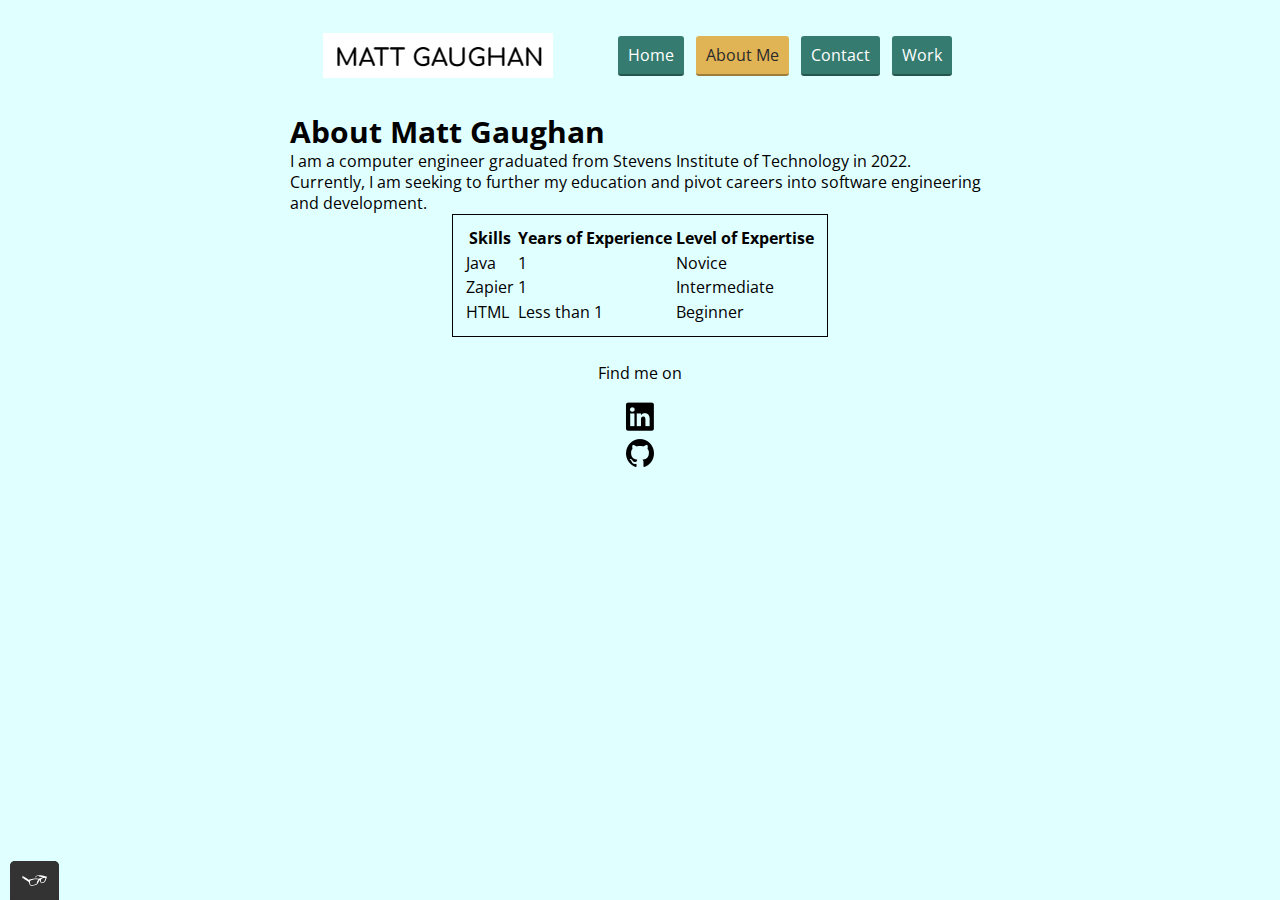
<file: about.html>
<!DOCTYPE html>
<html>

<head>
    <meta charset="utf-8">
    <meta name="viewport" content="width=device-width, initial-scale=1">
    <title>Matt Gaughan - Portfolio</title>
    <link rel="icon" href="img/home.ico" type="image/x-icon">
    <link rel="stylesheet" type="text/css" href="css/normalize.css">
    <link rel="stylesheet" type="text/css" href="css/style.production.css">
    <link rel="preconnect" href="https://fonts.googleapis.com">
    <link rel="preconnect" href="https://fonts.gstatic.com" crossorigin>
    <link href="https://fonts.googleapis.com/css2?family=Open+Sans&display=swap" rel="stylesheet">
</head>

<body>
    <header class="page-header"> <!-- flexbox parent container class-->
        <img src="img/logoMattGaughan.png" class="page-header__item site-logo" alt="personal logo">

        <nav class="page-header__item">
            <ul role="menubar" class="nav-list">
                <li>
                    <button onclick="location.href='index.html'" type="button"
                        class="nav-list__item">Home</button>
                </li>
                <li>
                    <button onclick="location.href='about.html'" type="button"
                        class="nav-list__item nav-list__item--active">About
                        Me</button>
                </li>
                <li>
                    <button onclick="location.href='contact.html'" type="button"
                        class="nav-list__item">Contact</button>
                </li>
                <li>
                    <button onclick="location.href='work.html'" type="button"
                        class="nav-list__item">Work</button>
                </li>
            </ul>
        </nav>
    </header>


    <div class="profile">
        <h1>About Matt Gaughan</h1>
        I am a computer engineer graduated from Stevens Institute of Technology in 2022.<br>
        Currently, I am seeking to further my education and pivot careers into software engineering and development.<br>
    </div>
    <table class="exp-table">
        <thead>
            <tr>
                <th>Skills</th>
                <th>Years of Experience</th>
                <th>Level of Expertise</th>
            </tr>
        </thead>
        <tbody>
            <tr>
                <td>Java</td>
                <td>1</td>
                <td>Novice</td>
            </tr>
            <tr>
                <td>Zapier</td>
                <td>1</td>
                <td>Intermediate</td>
            </tr>
            <tr>
                <td>HTML</td>
                <td>Less than 1</td>
                <td>Beginner</td>
            </tr>
        </tbody>
    </table>
    <script src="js/tota11y.min.js"></script>


    <footer class="page-footer">
        <p>Find me on</p>
        <a href="https://www.linkedin.com/in/matt-gaughan-70243b214/" target="_blank">
            <img src="img/iconLinkedIn.png" alt="LinkedIn"></a>
        <!--Add link/img-->
        <a href="https://github.com/MattGaughan2022" target="_blank"><img src="img/iconGithub.png" alt="GitHub"></a>
    </footer>
</body>

</html>
</file>
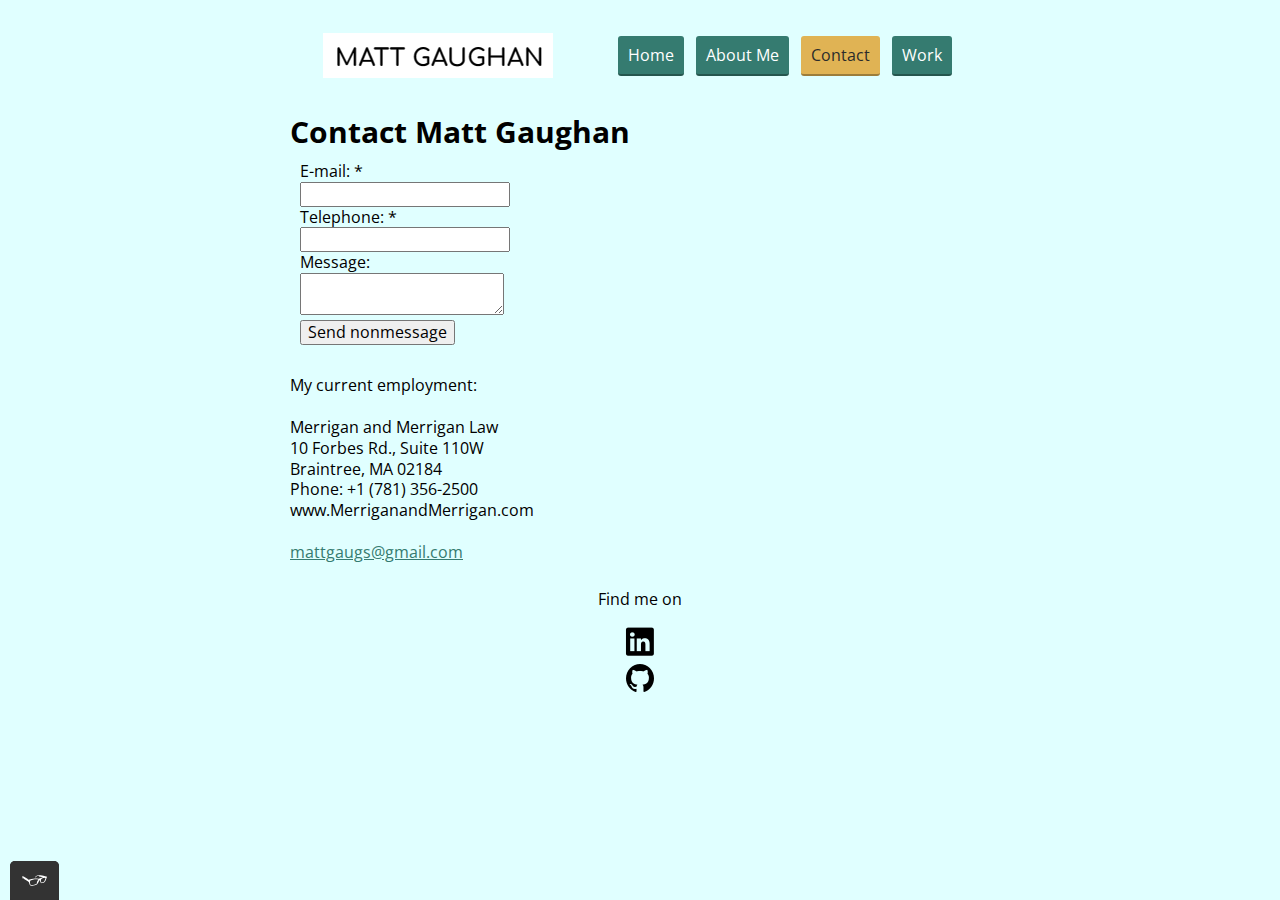
<file: contact.html>
<!DOCTYPE html>
<html>

<head>
    <meta charset="utf-8">
    <meta name="viewport" content="width=device-width, initial-scale=1">
    <title>Matt Gaughan - Portfolio</title>
    <link rel="icon" href="img/home.ico" type="image/x-icon">
    <link rel="stylesheet" type="text/css" href="css/normalize.css">
    <link rel="stylesheet" type="text/css" href="css/style.production.css">
    <link rel="preconnect" href="https://fonts.googleapis.com">
    <link rel="preconnect" href="https://fonts.gstatic.com" crossorigin>
    <link href="https://fonts.googleapis.com/css2?family=Open+Sans&display=swap" rel="stylesheet">
</head>

<body>
    <header class="page-header"> <!-- flexbox parent container class-->
        <img src="img/logoMattGaughan.png" class="page-header__item site-logo" alt="personal logo">

        <nav class="page-header__item">
            <ul role="menubar" class="nav-list">
                <li>
                    <button onclick="location.href='index.html'" type="button"
                        class="nav-list__item">Home</button>
                </li>
                <li>
                    <button onclick="location.href='about.html'" type="button" class="nav-list__item">About
                        Me</button>
                </li>
                <li>
                    <button onclick="location.href='contact.html'" type="button"
                        class="nav-list__item nav-list__item--active">Contact</button>
                </li>
                <li>
                    <button onclick="location.href='work.html'" type="button"
                        class="nav-list__item">Work</button>
                </li>
            </ul>
        </nav>
    </header>

    <h1>Contact Matt Gaughan</h1>


    <form action="input" method="post" id="contact-form" class="contact-form">
        <label class="inputEmail" for="contact-email">E-mail: *</label><br>
        <input type="email" id="contact-email" required>
        <br>
        <label class="inputTelephone" for="contact-telephone">Telephone: *</label><br>
        <input type="tel" id="contact-telephone" required>
        <br>
        <label class="inputMessage" for="my-input">Message: </label><br>
        <label for="my-input"></label>
        <textarea id="my-input" maxlength="240"></textarea>
        <br>
        <input type="submit" value="Send nonmessage">
    </form>

    <div class="profile">
        <br>
        My current employment:<br>
        <br>
        Merrigan and Merrigan Law<br>
        10 Forbes Rd., Suite 110W<br>
        Braintree, MA 02184<br>
        Phone: +1 (781) 356-2500<br>
        www.MerriganandMerrigan.com<br>
        <br>
        <a href="mailto:mattgaugs@gmail.com">mattgaugs@gmail.com</a><br>

    </div>
    <script src="js/tota11y.min.js"></script>

    <footer class="page-footer">
        <p>Find me on</p>
        <a href="https://www.linkedin.com/in/matt-gaughan-70243b214/" target="_blank">
            <img src="img/iconLinkedIn.png" alt="LinkedIn"></a>
        <!--Add link/img-->
        <a href="https://github.com/MattGaughan2022" target="_blank"><img src="img/iconGithub.png" alt="GitHub"></a>
    </footer>
</body>

</html>
</file>
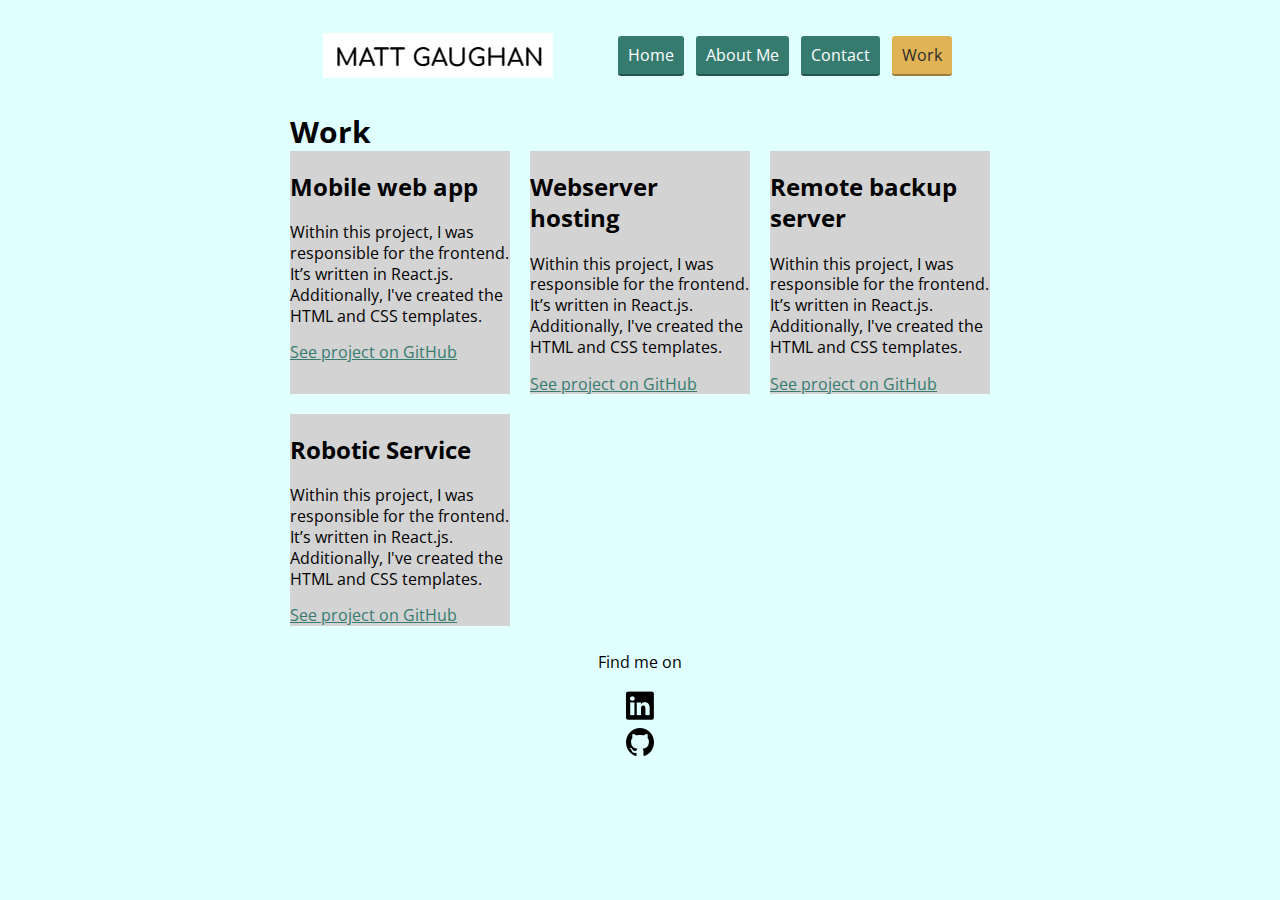
<file: work.html>
<!DOCTYPE html>
<html>

<head>
    <meta charset="utf-8">
    <meta name="viewport" content="width=device-width, initial-scale=1">
    <title>Matt Gaughan - Portfolio</title>
    <link rel="icon" href="img/home.ico" type="image/x-icon">
    <link rel="stylesheet" type="text/css" href="css/normalize.css">
    <link rel="stylesheet" type="text/css" href="css/style.production.css">
    <link rel="preconnect" href="https://fonts.googleapis.com">
    <link rel="preconnect" href="https://fonts.gstatic.com" crossorigin>
    <link href="https://fonts.googleapis.com/css2?family=Open+Sans&display=swap" rel="stylesheet">
</head>

<body>
    <header class="page-header"> <!-- flexbox parent container class-->
        <img src="img/logoMattGaughan.png" class="page-header__item site-logo" alt="personal logo">

        <nav class="page-header__item">
            <ul role="menubar" class="nav-list">
                <li>
                    <button onclick="location.href='index.html'" type="button"
                        class="nav-list__item button">Home</button>
                </li>
                <li>
                    <button onclick="location.href='about.html'" type="button"
                        class="nav-list__item button">About
                        Me</button>
                </li>
                <li>
                    <button onclick="location.href='contact.html'" type="button"
                        class="nav-list__item button">Contact</button>
                </li>
                <li>
                    <button onclick="location.href='work.html'" type="button"
                        class="nav-list__item nav-list__item--active button">Work</button>
                </li>
            </ul>
        </nav>
    </header>

    <section>
        <h1>Work</h1>
        <div class="grid">
            <!-- Grid items will live here -->
            <div class="grid__item">
                <h2>Mobile web app</h2>
                <p>
                    Within this project, I was responsible for the frontend. It’s written in React.js. Additionally,
                    I've created the HTML and CSS templates.
                </p>
                <a href="#">See project on GitHub</a>
            </div>
            <div class="grid__item">
                <h2>Webserver hosting</h2>
                <p>
                    Within this project, I was responsible for the frontend. It’s written in React.js. Additionally,
                    I've created the HTML and CSS templates.
                </p>
                <a href="#">See project on GitHub</a>
            </div>
            <div class="grid__item">
                <h2>Remote backup server</h2>
                <p>
                    Within this project, I was responsible for the frontend. It’s written in React.js. Additionally,
                    I've created the HTML and CSS templates.
                </p>
                <a href="#">See project on GitHub</a>
            </div>
            <div class="grid__item">
                <h2>Robotic Service</h2>
                <p>
                    Within this project, I was responsible for the frontend. It’s written in React.js. Additionally,
                    I've created the HTML and CSS templates.
                </p>
                <a href="#">See project on GitHub</a>
            </div>
        </div>
    </section>

    <footer class="page-footer">
        <p>Find me on</p>
        <a href="https://www.linkedin.com/in/matt-gaughan-70243b214/" target="_blank">
            <img src="img/iconLinkedIn.png" alt="LinkedIn"></a>
        <!--Add link/img-->
        <a href="https://github.com/MattGaughan2022" target="_blank"><img src="img/iconGithub.png" alt="GitHub"></a>
    </footer>
</body>

</html>
</file>
<file: css/style.production.css>
/*
* Prefixed by https://autoprefixer.github.io
* PostCSS: v8.4.14,
* Autoprefixer: v10.4.7
* Browsers: last 4 version
*/

/*
any changes made after task 8 to CSS should be post-processed at 
    https://madlittlemods.github.io/postcss-css-variables/playground/ 
    then pasted into
    http://autoprefixer.github.io/ 


*/

/* :root */
/* variables below sorted by 'category' */

/* ================== BUTTONS ================== */

/* ================== LINKS ================== */

/* ================== MISCELLANEOUS ================== */

/* ================== BODY FONT ================== */

/* ================== HEADERS ================== */




body {
    background-color: lightcyan;
    font-family: 'Open Sans', sans-serif;
    font-weight: 400;
    font-size: 16px;
    /* Sets the font size to 16px */
    line-height: 1.3;
    /* Sets the line-height to 1.6 */
}


h1 {
    font-size: 30px;
    max-width: 700px;
    margin: 0 auto;
}

h2 {
    font-size: 24px;
    max-width: 700px;
}

h3 {
    font-size: 18px;
    max-width: 700px;
}


a {
    color: #357b70;
}

a:visited {
    /* visited link */
    color: #05676e;
}

a:active {
    /* selected link */
    color: #489c79;
}

a:hover,
a:focus {
    /* No underlining when hovering over a link */
    text-decoration: none;
}

.button {
    /* overwrites browser defaults and resets the border */
    border: none;
    /* takes the font from the outer container */
    font-family: inherit;
    /* styles the background color, font color, and text decoration (underline, etc.) of the button */
    background-color: #357b70;
    color: white;
    text-decoration: none;
    /*adds spacing to the button (this will be discussed more in-depth later) */
    padding: 10px;
    border-radius: 3px;
    /* gives the button a bottom border with a width of 2px, a type of solid, and a color in RGBA format */
    border-bottom: 2px solid rgba(0, 0, 0, 0.3);
    -webkit-transition: .4s opacity;
    -o-transition: .4s opacity;
    transition: .4s opacity;
}

button {
    /* overwrites browser defaults and resets the border */
    border: none;
    /* takes the font from the outer container */
    font-family: inherit;
    /* styles the background color, font color, and text decoration (underline, etc.) of the button */
    background-color: #357b70;
    color: white;
    text-decoration: none;
    /*adds spacing to the button (this will be discussed more in-depth later) */
    padding: 10px;
    border-radius: 3px;
    /* gives the button a bottom border with a width of 2px, a type of solid, and a color in RGBA format */
    border-bottom: 2px solid rgba(0, 0, 0, 0.3);
    -webkit-transition: .4s opacity;
    -o-transition: .4s opacity;
    transition: .4s opacity;
}

button:hover,
button:focus,
.button:hover,
.button:focus {
    /* lets the mouse appear as a hand when hovering over the button */
    cursor: pointer;
    /* reduces the opacity of the button to 80% */
    opacity: 0.8;
}

div {
    max-width: 700px;
    margin: 0 auto;
}

form {
    padding: 10px;
    /* Adds a 10px inner spacing to all sides*/
    margin: 10px 150px;
    /* Adds a 10px outer spacing to all sides*/
}

table {
    padding: 10px;
    /* Adds a 10px inner spacing to all sides*/
    margin: 10px 150px;
    /* Adds a 10px outer spacing to all sides*/
    border: 1px solid black;
}

header {
    max-width: 700px;
    margin: 0 auto;
}

footer {
    max-width: 700px;
    margin: 0 auto;
    padding: 10px;
}

* {
    /* selector for ALL html elements*/
    -webkit-box-sizing: border-box;
    box-sizing: border-box;
}

/*       ================== CLASSES ==================      */

.nav-list {
    display: -webkit-box;
    display: -ms-flexbox;
    display: flex;
    list-style-type: none;
}

.nav-list li {
    display: inline-block;
    margin-left: 12px;
}

.nav-list__item--active {
    background-color: #e0b354;
    color: #2b2b2b;
}

.grid {
    display: -ms-grid;
    display: grid;
    -ms-grid-columns: 1fr 20px 1fr 20px 1fr;
    grid-template-columns: 1fr 1fr 1fr;
    grid-gap: 20px;
}

.grid__item {
    background-color: lightgray;
}

/* creating unequal grid item size (longer column for 1 topic)
.grid__item:last-child {
    grid-column-start: 3;
    grid-column-end: 3;
    grid-row-start: 1;
    grid-row-end: 3;
}
*/

.img__me {
    /*index picture*/
    float: left;
    width: 18%;
    margin-right: 30px;
    border-radius: 5%;
}

.profile {
    max-width: 700px;
    margin: 0 auto;
}

.exp-table {
    max-width: 700px;
    margin: 0 auto;
}

.contact-form {
    max-width: 700px;
    margin: 0 auto;
}

.page-header {
    display: -webkit-box;
    display: -ms-flexbox;
    display: flex;
    width: 100%;
    padding: 20px;
}

.page-header__item {
    -webkit-box-flex: 0;
    -ms-flex: 0 1 200px;
    flex: 0 1 200px;
}

.page-header__item:last-child {
    -webkit-box-flex: 1;
    -ms-flex-positive: 1;
    flex-grow: 1;
    text-align: right;
}

.site-logo {
    padding: 13px;
    width: 80%;
    height: 80%;
}

.page-footer {
    clear: both;
    display: -webkit-box;
    display: -ms-flexbox;
    display: flex;
    -webkit-box-orient: vertical;
    -webkit-box-direction: normal;
    -ms-flex-direction: column;
    flex-direction: column;
    text-align: center;
}

/*==================== ANIMATIONS (SVG) ====================*/

@-webkit-keyframes color-change {
    from {
        fill: #edc655;
    }

    to {
        fill: #f76414;
    }
}

@keyframes color-change {
    from {
        fill: #edc655;
    }

    to {
        fill: #f76414;
    }
}

@keyframes color-change {
    0% {
        fill: #edc655;
    }

    50% {
        fill: #fcffad;
    }

    100% {
        fill: #f76414;
    }
}


.sun {
    -webkit-animation: 8s color-change infinite alternate linear;
    animation: 8s color-change infinite alternate linear;
}

@-webkit-keyframes cloud-move {
    from {
        -webkit-transform: translate(0, 50px);
        transform: translate(0, 50px);
    }

    to {
        -webkit-transform: translate(200px, 50px);
        transform: translate(200px, 50px);
    }
}

@keyframes cloud-move {
    from {
        -webkit-transform: translate(0, 50px);
        transform: translate(0, 50px);
    }

    to {
        -webkit-transform: translate(200px, 50px);
        transform: translate(200px, 50px);
    }
}

.cloud-front {
    -webkit-animation-duration: 30s;
    animation-duration: 30s;
    -webkit-animation-name: cloud-move;
    animation-name: cloud-move;
    -webkit-animation-iteration-count: infinite;
    animation-iteration-count: infinite;
    -webkit-animation-direction: alternate;
    animation-direction: alternate;
    -webkit-animation-timing-function: linear;
    animation-timing-function: linear;
}

/* ==================== MEDIA ==================== */

@media all and (max-width: 500px) {
    .grid {
        -ms-grid-columns: 1fr;
        grid-template-columns: 1fr;
    }

    .page-header {
        width: 85%;
    }
}

@media all and (min-width: 500px) and (max-width: 750px) {
    .grid {
        -ms-grid-columns: 1fr 20px 1fr;
        grid-template-columns: 1fr 1fr;
    }
}

@media all and (max-width: 750px) {
    .grid {
        grid-gap: 10px;
    }

    .grid__item:last-child {
        grid-column: auto / auto;
        grid-row: auto / auto;
    }

    h1 {
        font-size: 20px;
    }

    button {
        font-size: 12px;
        padding: 6px;
    }

    .nav-list {
        margin-left: 0px;
        margin-right: 15px;
    }
}
</file>
